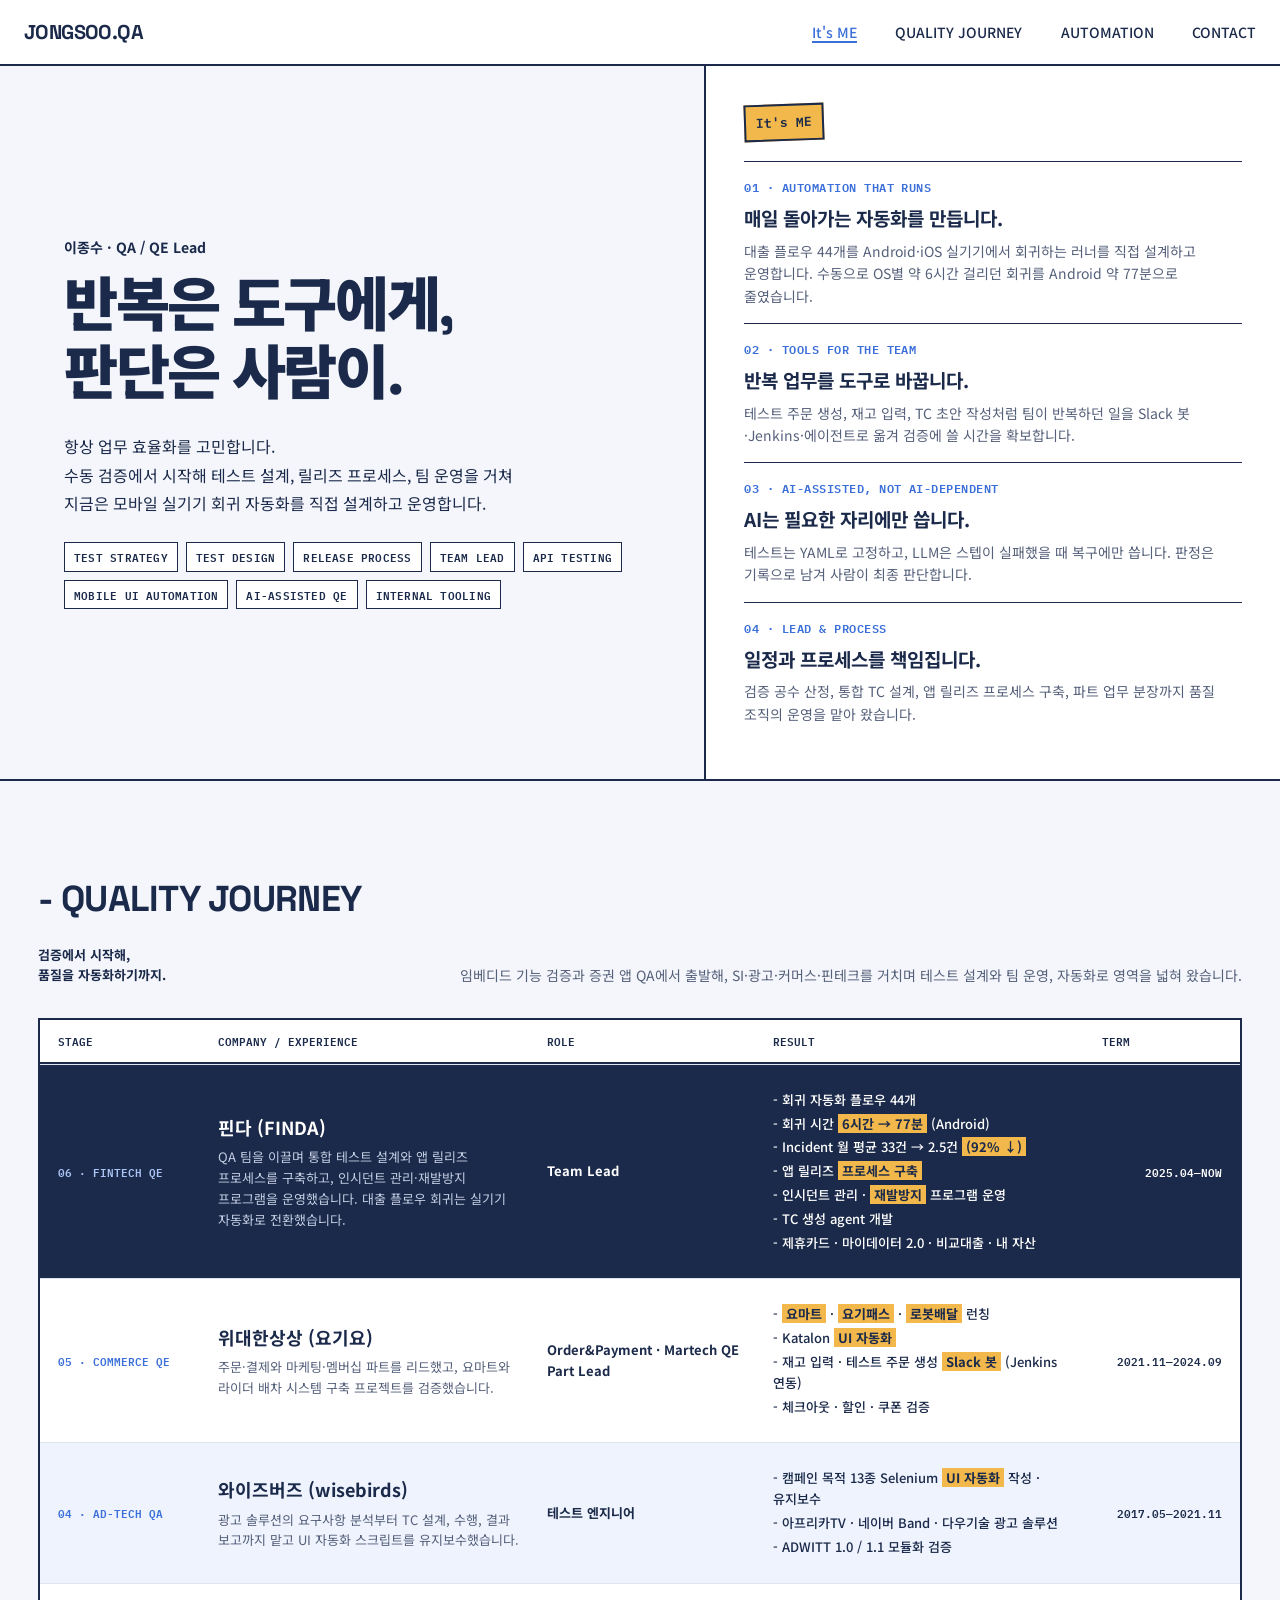
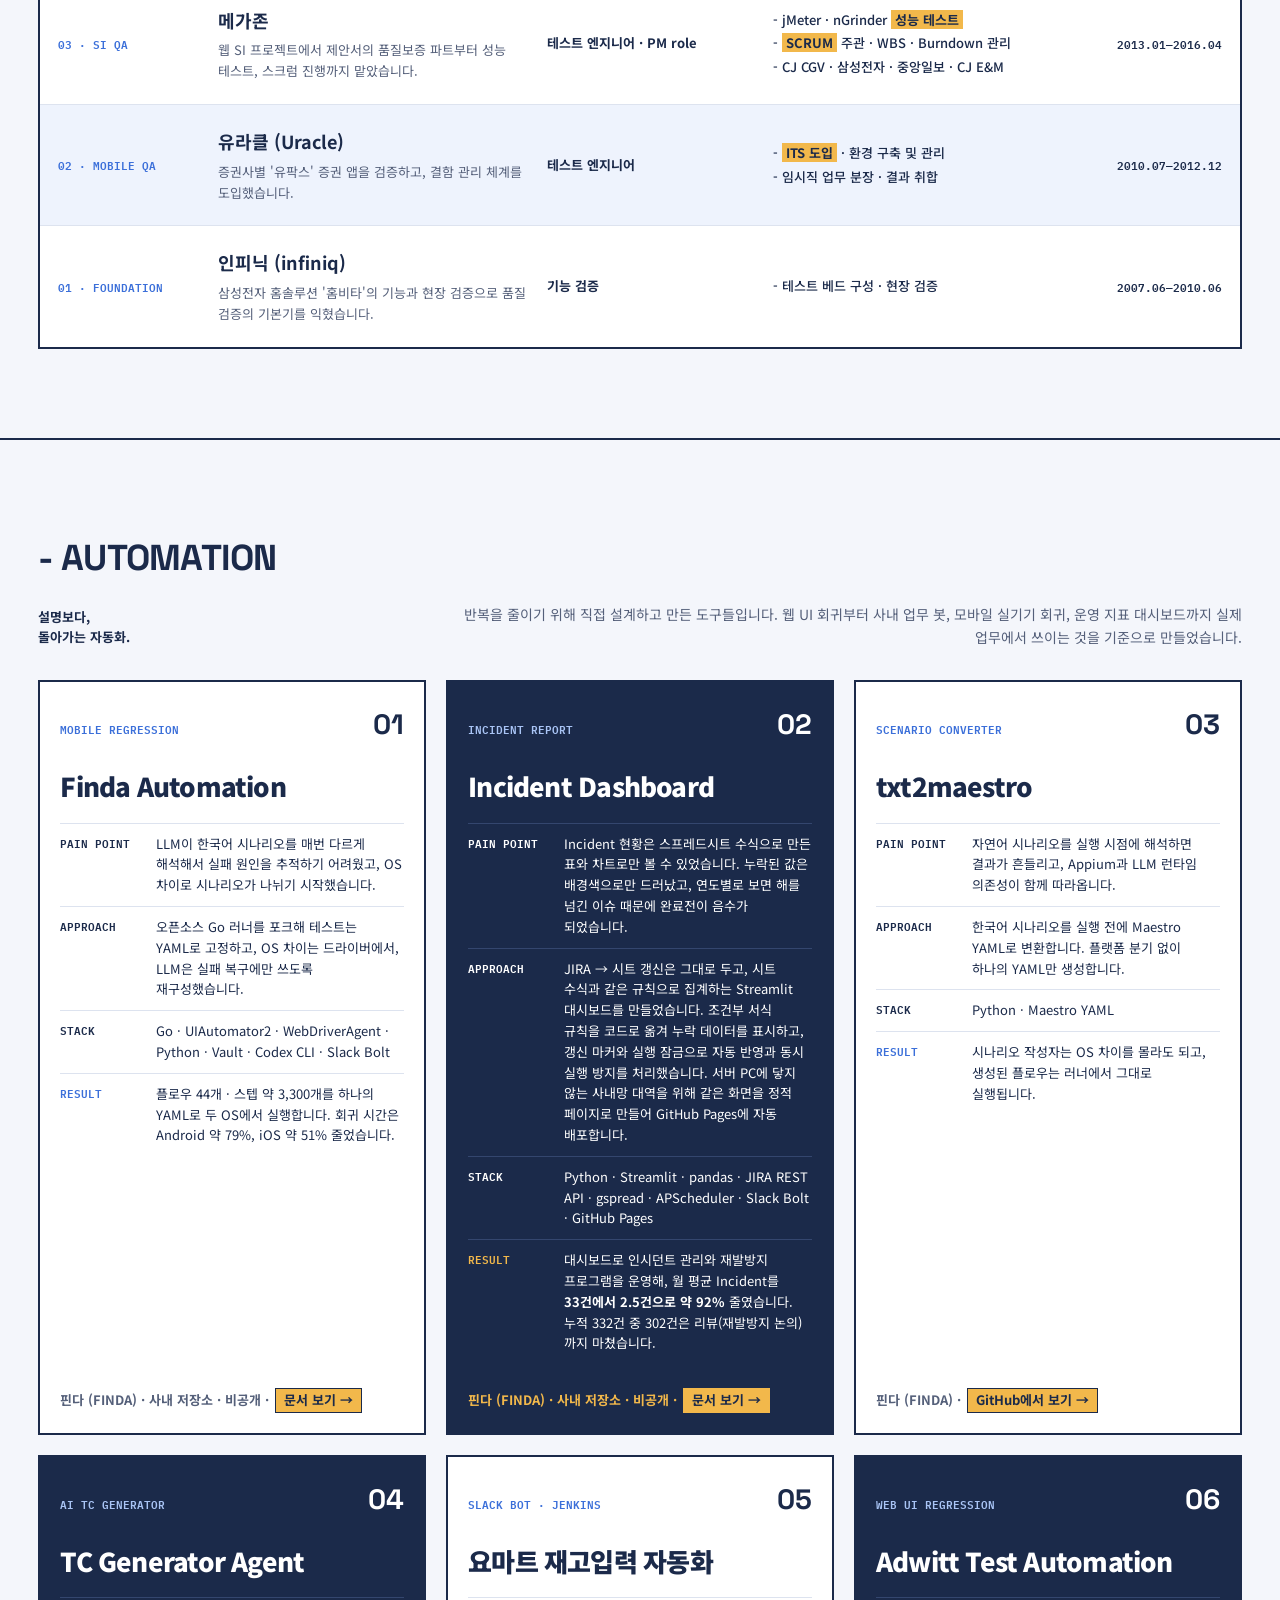
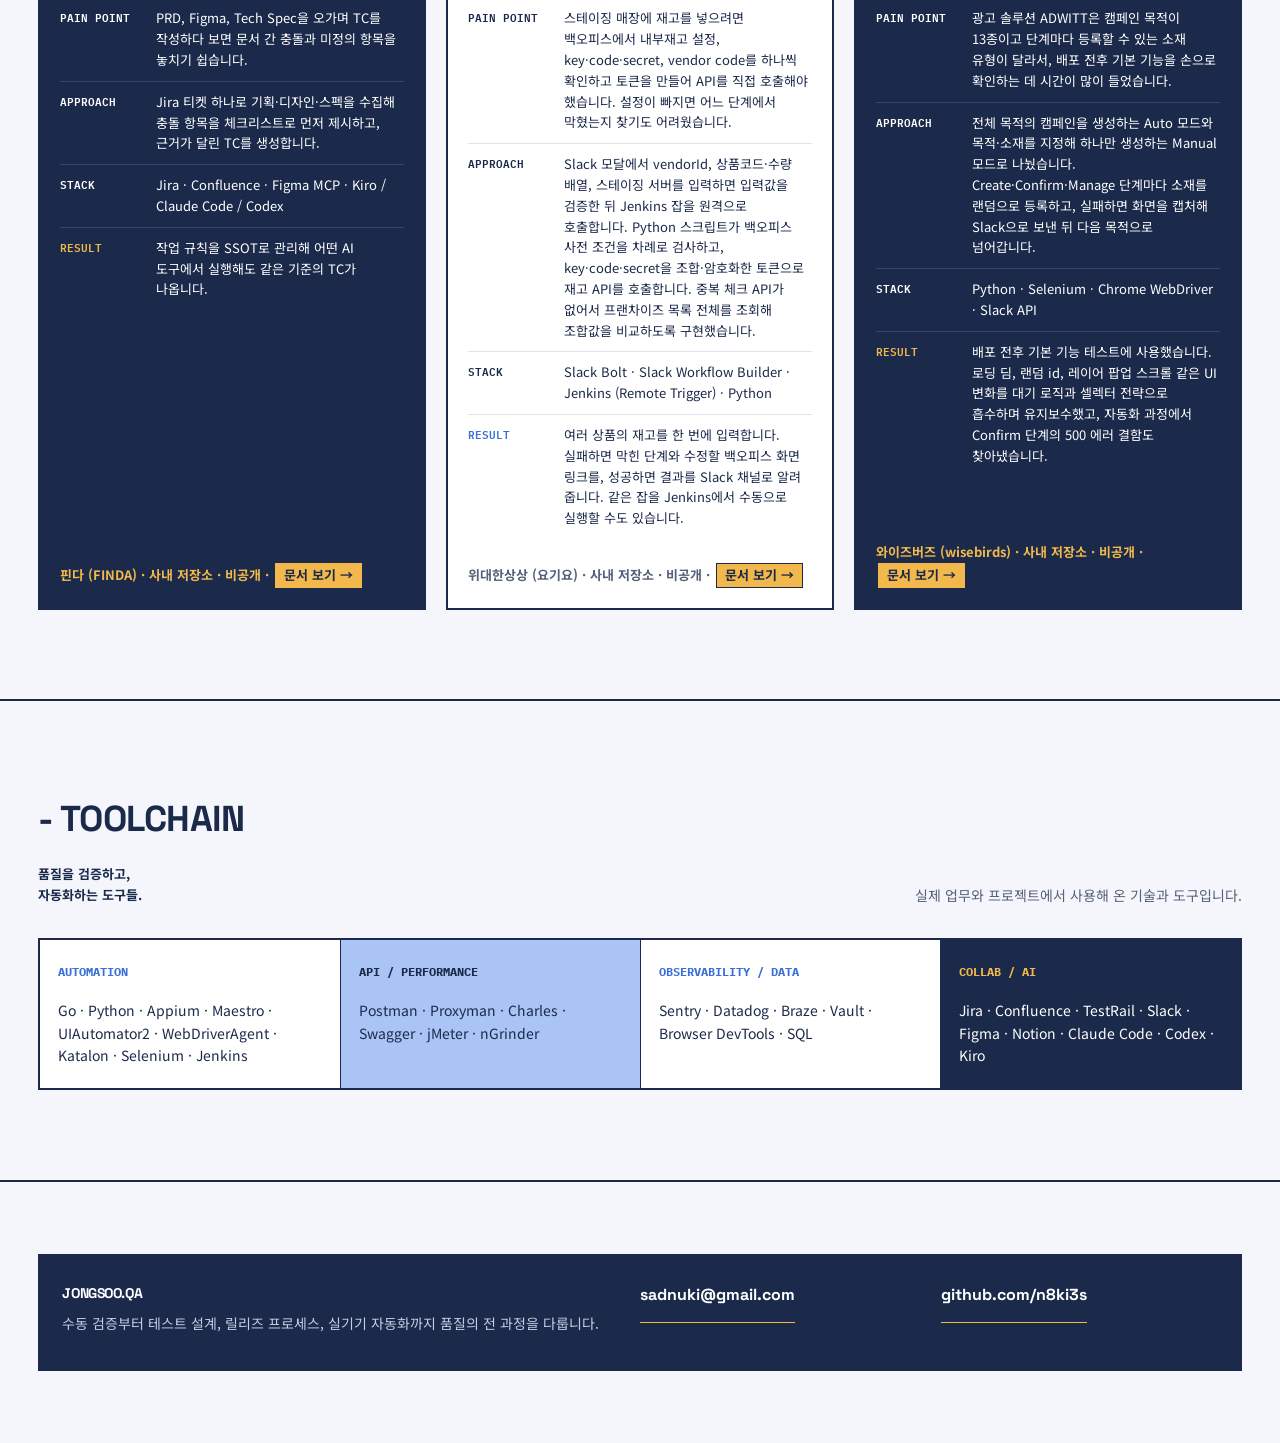
<file: index.html>
<!doctype html>
<html lang="ko">
<head>
  <meta charset="utf-8">
  <meta name="viewport" content="width=device-width, initial-scale=1">
  <title>JONGSOO.QA — 이종수</title>
  <meta name="description" content="이종수 · QA / QE · 반복은 도구로, 판단은 사람이 하는 품질 엔지니어링">
  <link rel="preconnect" href="https://fonts.googleapis.com">
  <link rel="preconnect" href="https://fonts.gstatic.com" crossorigin>
  <link href="https://fonts.googleapis.com/css2?family=IBM+Plex+Mono:wght@500;600&family=Noto+Sans+KR:wght@400;500;700;900&family=Space+Grotesk:wght@600;700&display=swap" rel="stylesheet">
  <link rel="stylesheet" href="./css/style.css">
</head>
<body>
  <header class="topbar">
    <a class="brand" href="#top">JONGSOO.QA</a>
    <nav>
      <a href="#its-me">It&#39;s ME</a>
      <a href="#journey">QUALITY JOURNEY</a>
      <a href="#automation">AUTOMATION</a>
      <a href="#contact">CONTACT</a>
    </nav>
  </header>

  <main id="top">
    <section class="hero">
      <div class="hero-copy">
        <p class="eyebrow">이종수 · QA / QE Lead</p>
        <h1>반복은 도구에게,<br>판단은 사람이.</h1>
        <p class="hero-summary">
          항상 업무 효율화를 고민합니다.<br>
          수동 검증에서 시작해 테스트 설계, 릴리즈 프로세스, 팀 운영을 거쳐<br>
          지금은 모바일 실기기 회귀 자동화를 직접 설계하고 운영합니다.
        </p>
        <ul class="chips">
          <li>TEST STRATEGY</li>
          <li>TEST DESIGN</li>
          <li>RELEASE PROCESS</li>
          <li>TEAM LEAD</li>
          <li>API TESTING</li>
          <li>MOBILE UI AUTOMATION</li>
          <li>AI-ASSISTED QE</li>
          <li>INTERNAL TOOLING</li>
        </ul>
      </div>

      <aside class="why" id="its-me">
        <span class="tag">It&#39;s ME</span>
        <article>
          <p class="why-key">01 · AUTOMATION THAT RUNS</p>
          <h2>매일 돌아가는 자동화를 만듭니다.</h2>
          <p>대출 플로우 44개를 Android·iOS 실기기에서 회귀하는 러너를 직접 설계하고 운영합니다. 수동으로 OS별 약 6시간 걸리던 회귀를 Android 약 77분으로 줄였습니다.</p>
        </article>
        <article>
          <p class="why-key">02 · TOOLS FOR THE TEAM</p>
          <h2>반복 업무를 도구로 바꿉니다.</h2>
          <p>테스트 주문 생성, 재고 입력, TC 초안 작성처럼 팀이 반복하던 일을 Slack 봇·Jenkins·에이전트로 옮겨 검증에 쓸 시간을 확보합니다.</p>
        </article>
        <article>
          <p class="why-key">03 · AI-ASSISTED, NOT AI-DEPENDENT</p>
          <h2>AI는 필요한 자리에만 씁니다.</h2>
          <p>테스트는 YAML로 고정하고, LLM은 스텝이 실패했을 때 복구에만 씁니다. 판정은 기록으로 남겨 사람이 최종 판단합니다.</p>
        </article>
        <article>
          <p class="why-key">04 · LEAD &amp; PROCESS</p>
          <h2>일정과 프로세스를 책임집니다.</h2>
          <p>검증 공수 산정, 통합 TC 설계, 앱 릴리즈 프로세스 구축, 파트 업무 분장까지 품질 조직의 운영을 맡아 왔습니다.</p>
        </article>
      </aside>
    </section>

    <section class="floor" id="journey">
      <div class="floor-head">
        <h2 class="floor-title">- QUALITY JOURNEY</h2>
        <p class="floor-sub">검증에서 시작해,<br>품질을 자동화하기까지.</p>
        <p class="floor-lead">임베디드 기능 검증과 증권 앱 QA에서 출발해, SI·광고·커머스·핀테크를 거치며 테스트 설계와 팀 운영, 자동화로 영역을 넓혀 왔습니다.</p>
      </div>

      <div class="journey">
        <div class="row head">
          <span>STAGE</span><span>COMPANY / EXPERIENCE</span><span>ROLE</span><span>RESULT</span><span>TERM</span>
        </div>

        <div class="row dark">
          <span class="stage">06 · FINTECH QE</span>
          <div><h3>핀다 (FINDA)</h3><p>QA 팀을 이끌며 통합 테스트 설계와 앱 릴리즈 프로세스를 구축하고, 인시던트 관리·재발방지 프로그램을 운영했습니다. 대출 플로우 회귀는 실기기 자동화로 전환했습니다.</p></div>
          <span class="role">Team Lead</span>
          <ul class="result">
            <li>회귀 자동화 플로우 44개</li>
            <li>회귀 시간 <mark>6시간 → 77분</mark> (Android)</li>
            <li>Incident 월 평균 33건 → 2.5건 <mark>(92% ↓)</mark></li>
            <li>앱 릴리즈 <mark>프로세스 구축</mark></li>
            <li>인시던트 관리 · <mark>재발방지</mark> 프로그램 운영</li>
            <li>TC 생성 agent 개발</li>
            <li>제휴카드 · 마이데이터 2.0 · 비교대출 · 내 자산</li>
          </ul>
          <span class="term">2025.04—NOW</span>
        </div>

        <div class="row">
          <span class="stage">05 · COMMERCE QE</span>
          <div><h3>위대한상상 (요기요)</h3><p>주문·결제와 마케팅·멤버십 파트를 리드했고, 요마트와 라이더 배차 시스템 구축 프로젝트를 검증했습니다.</p></div>
          <span class="role">Order&amp;Payment · Martech QE Part Lead</span>
          <ul class="result">
            <li><mark>요마트</mark> · <mark>요기패스</mark> · <mark>로봇배달</mark> 런칭</li>
            <li>Katalon <mark>UI 자동화</mark></li>
            <li>재고 입력 · 테스트 주문 생성 <mark>Slack 봇</mark> (Jenkins 연동)</li>
            <li>체크아웃 · 할인 · 쿠폰 검증</li>
          </ul>
          <span class="term">2021.11—2024.09</span>
        </div>

        <div class="row">
          <span class="stage">04 · AD-TECH QA</span>
          <div><h3>와이즈버즈 (wisebirds)</h3><p>광고 솔루션의 요구사항 분석부터 TC 설계, 수행, 결과 보고까지 맡고 UI 자동화 스크립트를 유지보수했습니다.</p></div>
          <span class="role">테스트 엔지니어</span>
          <ul class="result">
            <li>캠페인 목적 13종 Selenium <mark>UI 자동화</mark> 작성 · 유지보수</li>
            <li>아프리카TV · 네이버 Band · 다우기술 광고 솔루션</li>
            <li>ADWITT 1.0 / 1.1 모듈화 검증</li>
          </ul>
          <span class="term">2017.05—2021.11</span>
        </div>

        <div class="row">
          <span class="stage">03 · SI QA</span>
          <div><h3>메가존</h3><p>웹 SI 프로젝트에서 제안서의 품질보증 파트부터 성능 테스트, 스크럼 진행까지 맡았습니다.</p></div>
          <span class="role">테스트 엔지니어 · PM role</span>
          <ul class="result">
            <li>jMeter · nGrinder <mark>성능 테스트</mark></li>
            <li><mark>SCRUM</mark> 주관 · WBS · Burndown 관리</li>
            <li>CJ CGV · 삼성전자 · 중앙일보 · CJ E&amp;M</li>
          </ul>
          <span class="term">2013.01—2016.04</span>
        </div>

        <div class="row">
          <span class="stage">02 · MOBILE QA</span>
          <div><h3>유라클 (Uracle)</h3><p>증권사별 '유팍스' 증권 앱을 검증하고, 결함 관리 체계를 도입했습니다.</p></div>
          <span class="role">테스트 엔지니어</span>
          <ul class="result">
            <li><mark>ITS 도입</mark> · 환경 구축 및 관리</li>
            <li>임시직 업무 분장 · 결과 취합</li>
          </ul>
          <span class="term">2010.07—2012.12</span>
        </div>

        <div class="row">
          <span class="stage">01 · FOUNDATION</span>
          <div><h3>인피닉 (infiniq)</h3><p>삼성전자 홈솔루션 '홈비타'의 기능과 현장 검증으로 품질 검증의 기본기를 익혔습니다.</p></div>
          <span class="role">기능 검증</span>
          <ul class="result">
            <li>테스트 베드 구성 · 현장 검증</li>
          </ul>
          <span class="term">2007.06—2010.06</span>
        </div>
      </div>
    </section>

    <section class="floor" id="automation">
      <div class="floor-head">
        <h2 class="floor-title">- AUTOMATION</h2>
        <p class="floor-sub">설명보다,<br>돌아가는 자동화.</p>
        <p class="floor-lead">반복을 줄이기 위해 직접 설계하고 만든 도구들입니다. 웹 UI 회귀부터 사내 업무 봇, 모바일 실기기 회귀, 운영 지표 대시보드까지 실제 업무에서 쓰이는 것을 기준으로 만들었습니다.</p>
      </div>

      <div class="cards">
        <article class="card">
          <div class="card-head"><span>MOBILE REGRESSION</span><b>01</b></div>
          <h3>Finda Automation</h3>
          <dl>
            <dt>PAIN POINT</dt><dd>LLM이 한국어 시나리오를 매번 다르게 해석해서 실패 원인을 추적하기 어려웠고, OS 차이로 시나리오가 나뉘기 시작했습니다.</dd>
            <dt>APPROACH</dt><dd>오픈소스 Go 러너를 포크해 테스트는 YAML로 고정하고, OS 차이는 드라이버에서, LLM은 실패 복구에만 쓰도록 재구성했습니다.</dd>
            <dt>STACK</dt><dd>Go · UIAutomator2 · WebDriverAgent · Python · Vault · Codex CLI · Slack Bolt</dd>
            <dt class="hl">RESULT</dt><dd>플로우 44개 · 스텝 약 3,300개를 하나의 YAML로 두 OS에서 실행합니다. 회귀 시간은 Android 약 79%, iOS 약 51% 줄었습니다.</dd>
          </dl>
          <span class="card-foot">핀다 (FINDA) · 사내 저장소 · 비공개 · <a href="./automation/finda-automation.html">문서 보기 →</a></span>
        </article>

        <article class="card dark">
          <div class="card-head"><span>INCIDENT REPORT</span><b>02</b></div>
          <h3>Incident Dashboard</h3>
          <dl>
            <dt>PAIN POINT</dt><dd>Incident 현황은 스프레드시트 수식으로 만든 표와 차트로만 볼 수 있었습니다. 누락된 값은 배경색으로만 드러났고, 연도별로 보면 해를 넘긴 이슈 때문에 완료전이 음수가 되었습니다.</dd>
            <dt>APPROACH</dt><dd>JIRA → 시트 갱신은 그대로 두고, 시트 수식과 같은 규칙으로 집계하는 Streamlit 대시보드를 만들었습니다. 조건부 서식 규칙을 코드로 옮겨 누락 데이터를 표시하고, 갱신 마커와 실행 잠금으로 자동 반영과 동시 실행 방지를 처리했습니다. 서버 PC에 닿지 않는 사내망 대역을 위해 같은 화면을 정적 페이지로 만들어 GitHub Pages에 자동 배포합니다.</dd>
            <dt>STACK</dt><dd>Python · Streamlit · pandas · JIRA REST API · gspread · APScheduler · Slack Bolt · GitHub Pages</dd>
            <dt class="hl">RESULT</dt><dd>대시보드로 인시던트 관리와 재발방지 프로그램을 운영해, 월 평균 Incident를 <b>33건에서 2.5건으로 약 92%</b> 줄였습니다. 누적 332건 중 302건은 리뷰(재발방지 논의)까지 마쳤습니다.</dd>
          </dl>
          <span class="card-foot">핀다 (FINDA) · 사내 저장소 · 비공개 · <a href="./automation/incident-dashboard.html">문서 보기 →</a></span>
        </article>

        <article class="card">
          <div class="card-head"><span>SCENARIO CONVERTER</span><b>03</b></div>
          <h3>txt2maestro</h3>
          <dl>
            <dt>PAIN POINT</dt><dd>자연어 시나리오를 실행 시점에 해석하면 결과가 흔들리고, Appium과 LLM 런타임 의존성이 함께 따라옵니다.</dd>
            <dt>APPROACH</dt><dd>한국어 시나리오를 실행 전에 Maestro YAML로 변환합니다. 플랫폼 분기 없이 하나의 YAML만 생성합니다.</dd>
            <dt>STACK</dt><dd>Python · Maestro YAML</dd>
            <dt class="hl">RESULT</dt><dd>시나리오 작성자는 OS 차이를 몰라도 되고, 생성된 플로우는 러너에서 그대로 실행됩니다.</dd>
          </dl>
          <span class="card-foot">핀다 (FINDA) · <a href="https://github.com/n8ki3s/txt2maestro" target="_blank" rel="noopener">GitHub에서 보기 →</a></span>
        </article>

        <article class="card dark">
          <div class="card-head"><span>AI TC GENERATOR</span><b>04</b></div>
          <h3>TC Generator Agent</h3>
          <dl>
            <dt>PAIN POINT</dt><dd>PRD, Figma, Tech Spec을 오가며 TC를 작성하다 보면 문서 간 충돌과 미정의 항목을 놓치기 쉽습니다.</dd>
            <dt>APPROACH</dt><dd>Jira 티켓 하나로 기획·디자인·스펙을 수집해 충돌 항목을 체크리스트로 먼저 제시하고, 근거가 달린 TC를 생성합니다.</dd>
            <dt>STACK</dt><dd>Jira · Confluence · Figma MCP · Kiro / Claude Code / Codex</dd>
            <dt class="hl">RESULT</dt><dd>작업 규칙을 SSOT로 관리해 어떤 AI 도구에서 실행해도 같은 기준의 TC가 나옵니다.</dd>
          </dl>
          <span class="card-foot">핀다 (FINDA) · 사내 저장소 · 비공개 · <a href="./automation/tc-generator.html">문서 보기 →</a></span>
        </article>

        <article class="card">
          <div class="card-head"><span>SLACK BOT · JENKINS</span><b>05</b></div>
          <h3>요마트 재고입력 자동화</h3>
          <dl>
            <dt>PAIN POINT</dt><dd>스테이징 매장에 재고를 넣으려면 백오피스에서 내부재고 설정, key·code·secret, vendor code를 하나씩 확인하고 토큰을 만들어 API를 직접 호출해야 했습니다. 설정이 빠지면 어느 단계에서 막혔는지 찾기도 어려웠습니다.</dd>
            <dt>APPROACH</dt><dd>Slack 모달에서 vendorId, 상품코드·수량 배열, 스테이징 서버를 입력하면 입력값을 검증한 뒤 Jenkins 잡을 원격으로 호출합니다. Python 스크립트가 백오피스 사전 조건을 차례로 검사하고, key·code·secret을 조합·암호화한 토큰으로 재고 API를 호출합니다. 중복 체크 API가 없어서 프랜차이즈 목록 전체를 조회해 조합값을 비교하도록 구현했습니다.</dd>
            <dt>STACK</dt><dd>Slack Bolt · Slack Workflow Builder · Jenkins (Remote Trigger) · Python</dd>
            <dt class="hl">RESULT</dt><dd>여러 상품의 재고를 한 번에 입력합니다. 실패하면 막힌 단계와 수정할 백오피스 화면 링크를, 성공하면 결과를 Slack 채널로 알려 줍니다. 같은 잡을 Jenkins에서 수동으로 실행할 수도 있습니다.</dd>
          </dl>
          <span class="card-foot">위대한상상 (요기요) · 사내 저장소 · 비공개 · <a href="./automation/yomart-stock.html">문서 보기 →</a></span>
        </article>

        <article class="card dark">
          <div class="card-head"><span>WEB UI REGRESSION</span><b>06</b></div>
          <h3>Adwitt Test Automation</h3>
          <dl>
            <dt>PAIN POINT</dt><dd>광고 솔루션 ADWITT은 캠페인 목적이 13종이고 단계마다 등록할 수 있는 소재 유형이 달라서, 배포 전후 기본 기능을 손으로 확인하는 데 시간이 많이 들었습니다.</dd>
            <dt>APPROACH</dt><dd>전체 목적의 캠페인을 생성하는 Auto 모드와 목적·소재를 지정해 하나만 생성하는 Manual 모드로 나눴습니다. Create·Confirm·Manage 단계마다 소재를 랜덤으로 등록하고, 실패하면 화면을 캡처해 Slack으로 보낸 뒤 다음 목적으로 넘어갑니다.</dd>
            <dt>STACK</dt><dd>Python · Selenium · Chrome WebDriver · Slack API</dd>
            <dt class="hl">RESULT</dt><dd>배포 전후 기본 기능 테스트에 사용했습니다. 로딩 딤, 랜덤 id, 레이어 팝업 스크롤 같은 UI 변화를 대기 로직과 셀렉터 전략으로 흡수하며 유지보수했고, 자동화 과정에서 Confirm 단계의 500 에러 결함도 찾아냈습니다.</dd>
          </dl>
          <span class="card-foot">와이즈버즈 (wisebirds) · 사내 저장소 · 비공개 · <a href="./automation/adwitt.html">문서 보기 →</a></span>
        </article>
      </div>
    </section>

    <section class="floor" id="toolchain">
      <div class="floor-head">
        <h2 class="floor-title">- TOOLCHAIN</h2>
        <p class="floor-sub">품질을 검증하고,<br>자동화하는 도구들.</p>
        <p class="floor-lead">실제 업무와 프로젝트에서 사용해 온 기술과 도구입니다.</p>
      </div>
      <div class="tools">
        <div><h4>AUTOMATION</h4><p>Go · Python · Appium · Maestro · UIAutomator2 · WebDriverAgent · Katalon · Selenium · Jenkins</p></div>
        <div class="soft"><h4>API / PERFORMANCE</h4><p>Postman · Proxyman · Charles · Swagger · jMeter · nGrinder</p></div>
        <div><h4>OBSERVABILITY / DATA</h4><p>Sentry · Datadog · Braze · Vault · Browser DevTools · SQL</p></div>
        <div class="dark"><h4>COLLAB / AI</h4><p>Jira · Confluence · TestRail · Slack · Figma · Notion · Claude Code · Codex · Kiro</p></div>
      </div>
    </section>

    <footer class="contact" id="contact">
      <div>
        <p class="brand">JONGSOO.QA</p>
        <p>수동 검증부터 테스트 설계, 릴리즈 프로세스, 실기기 자동화까지 품질의 전 과정을 다룹니다.</p>
      </div>
      <a href="mailto:sadnuki@gmail.com">sadnuki@gmail.com</a>
      <a href="https://github.com/n8ki3s" target="_blank" rel="noopener">github.com/n8ki3s</a>
    </footer>
  </main>

  <script src="./js/main.js"></script>
</body>
</html>
</file>
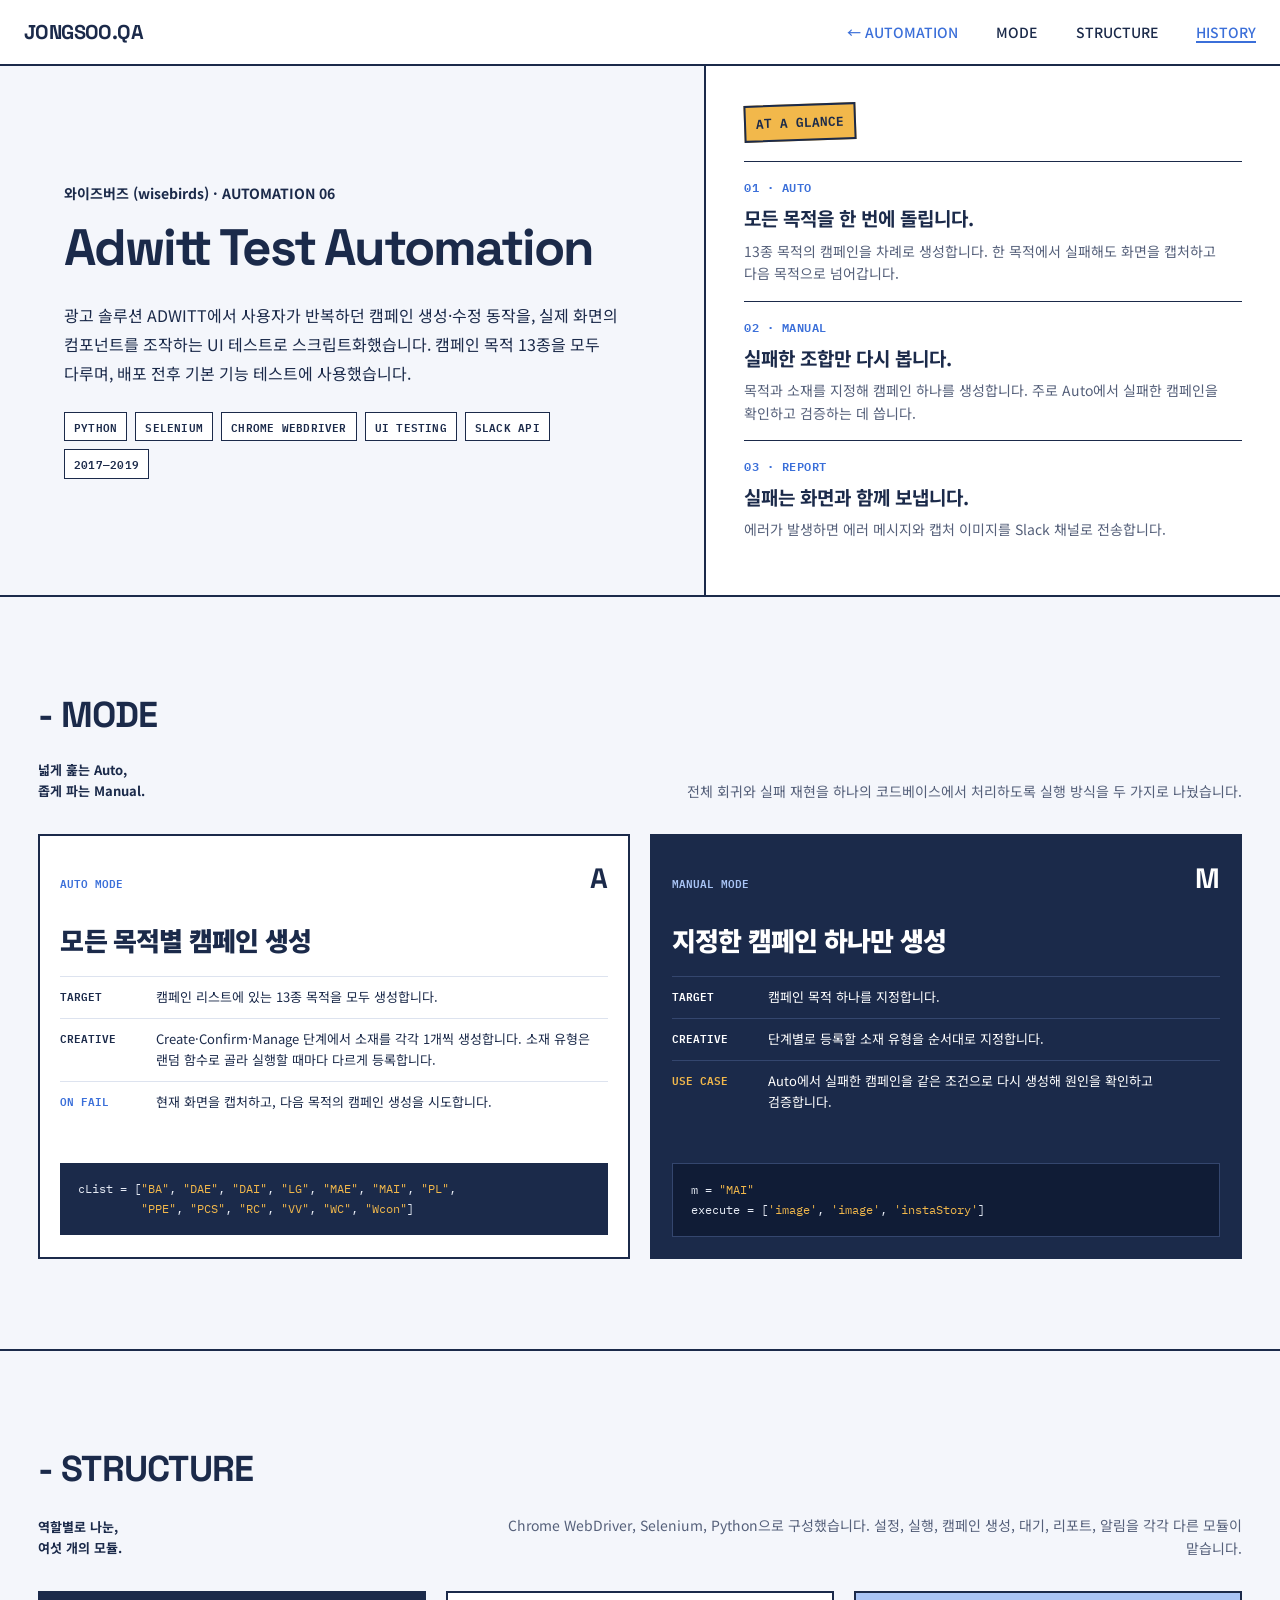
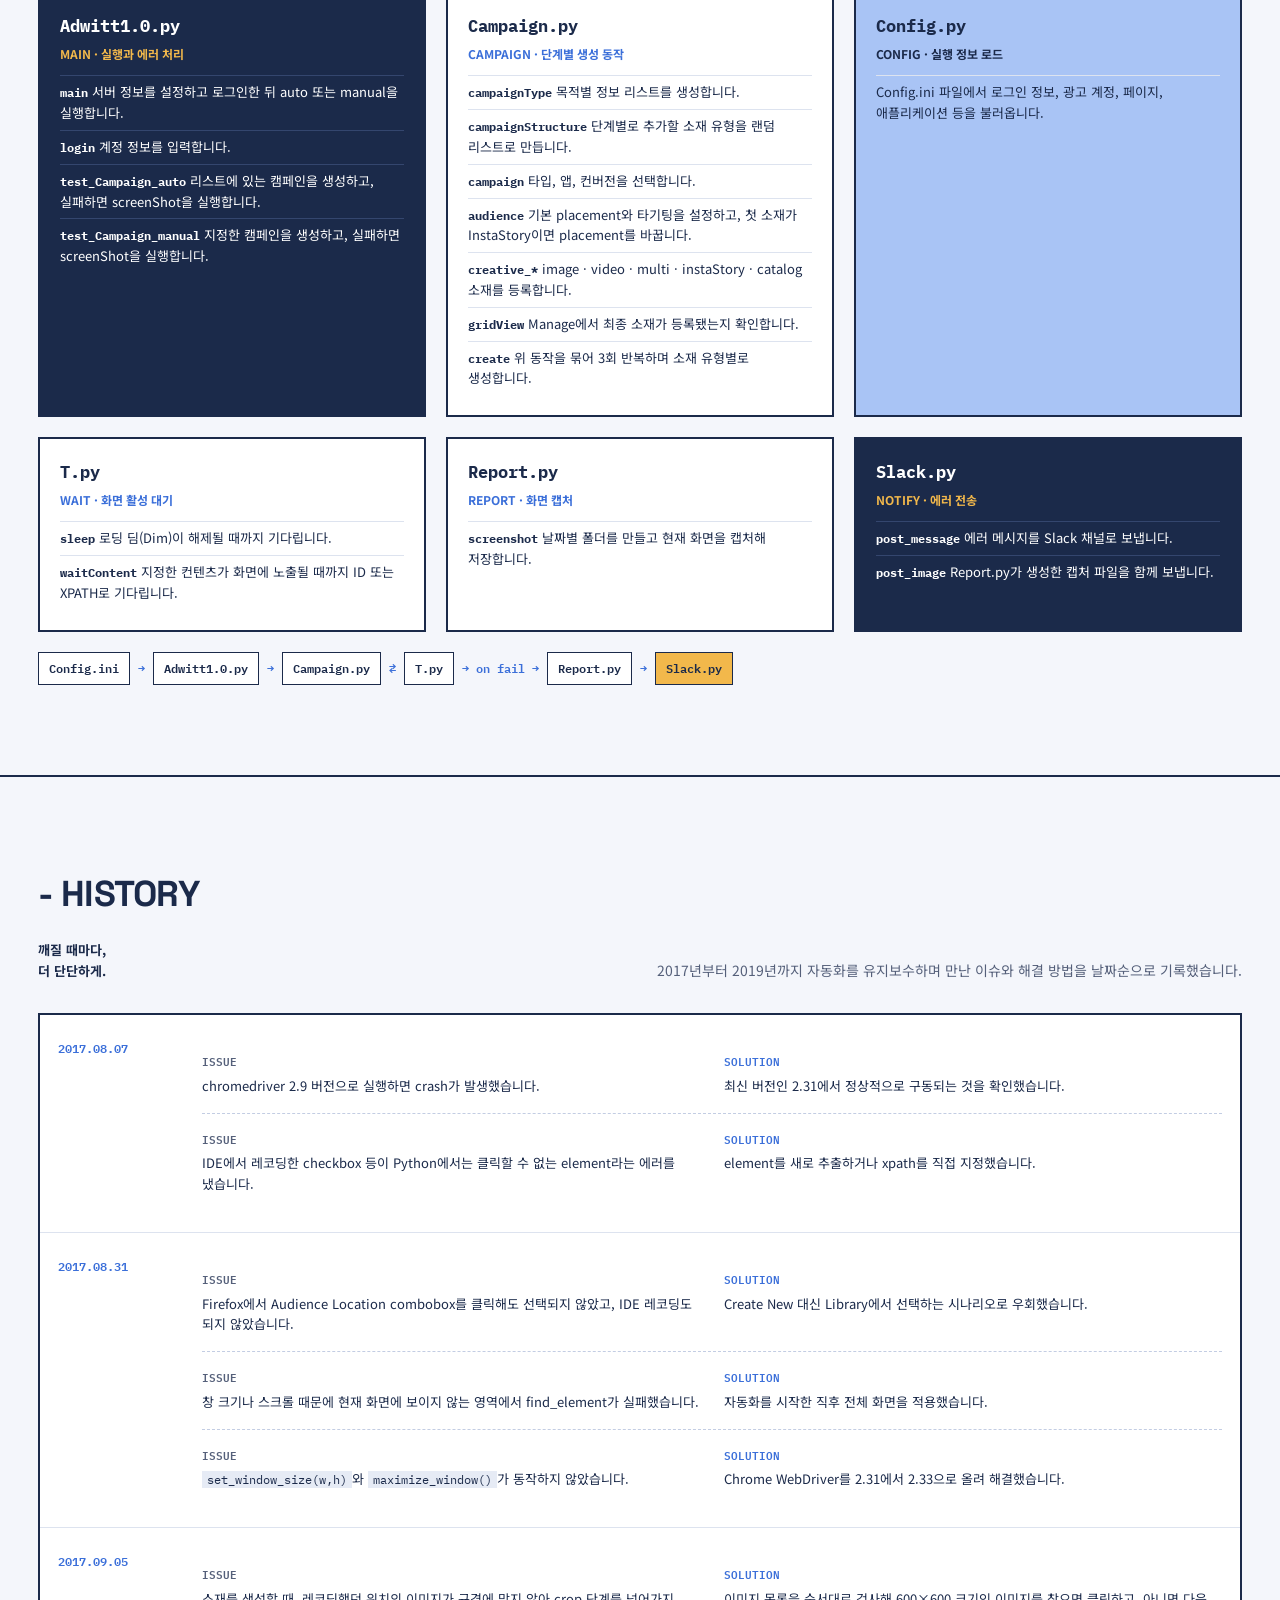
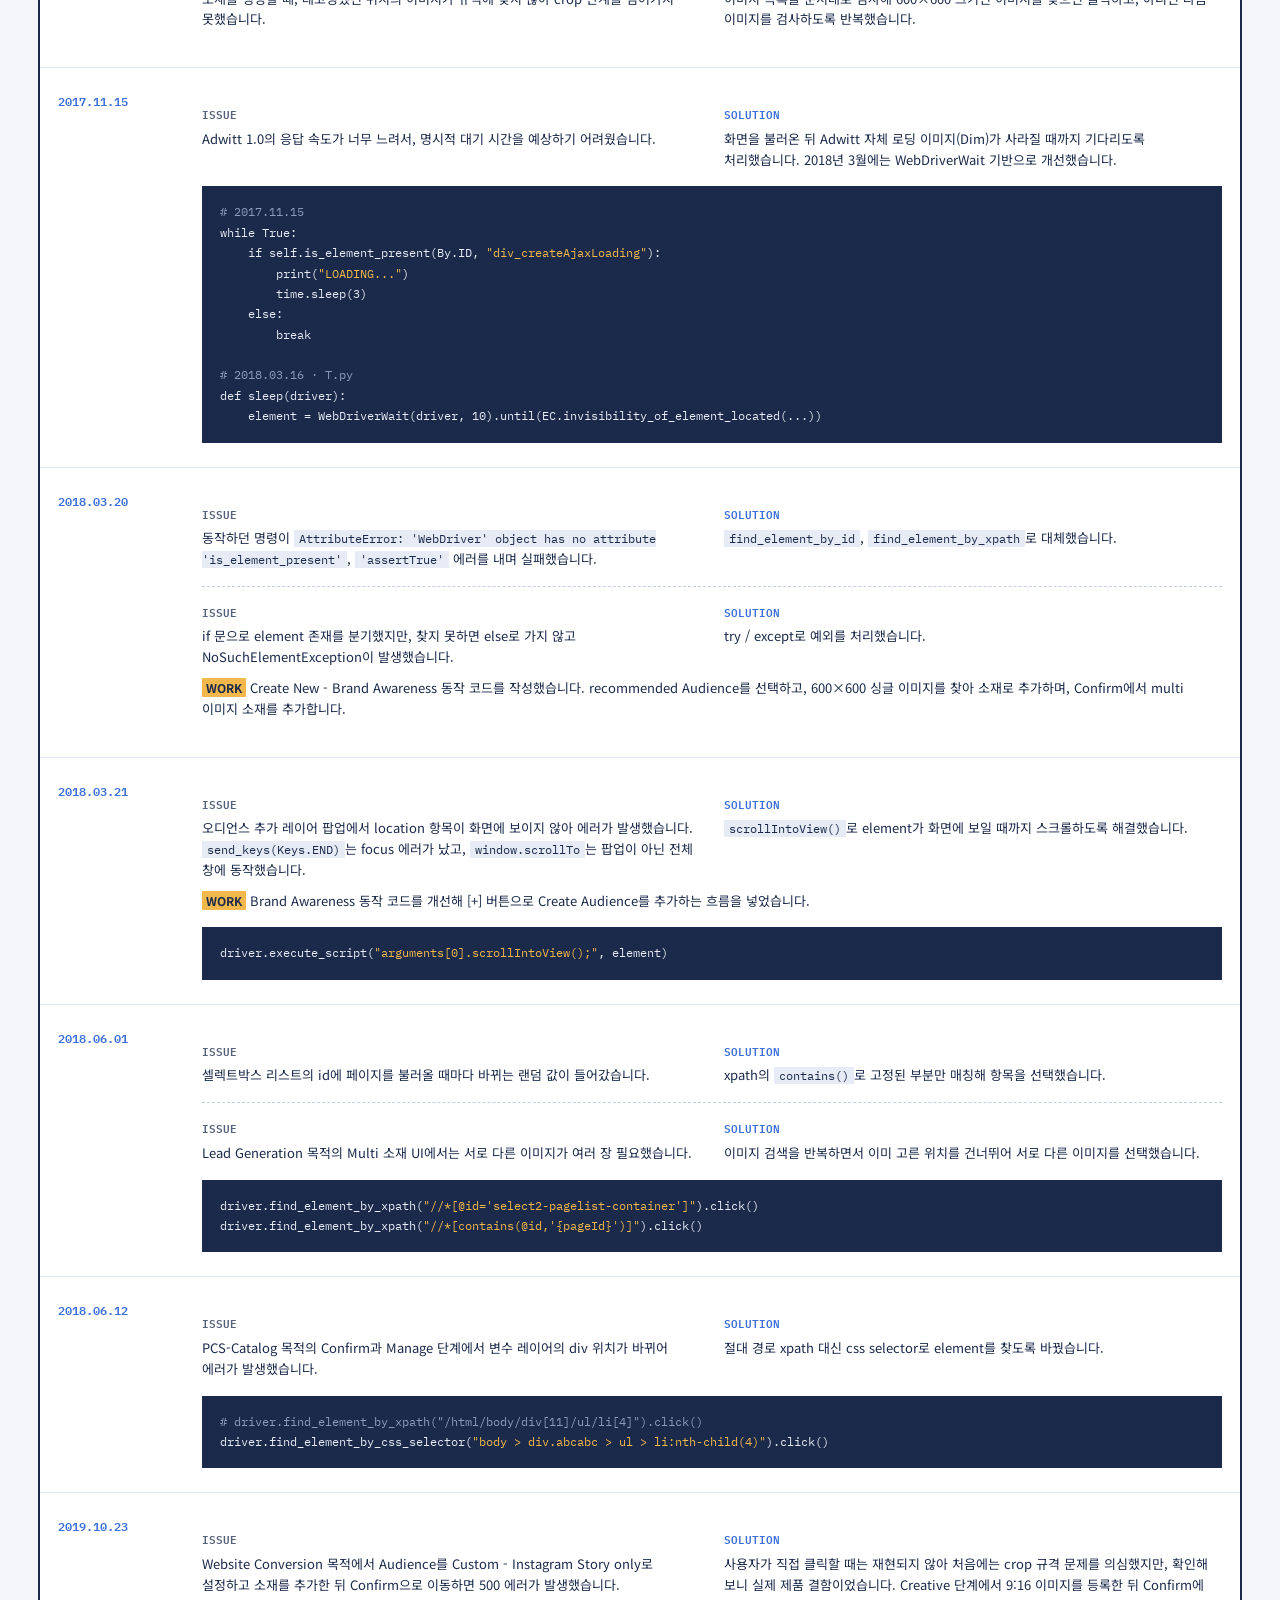
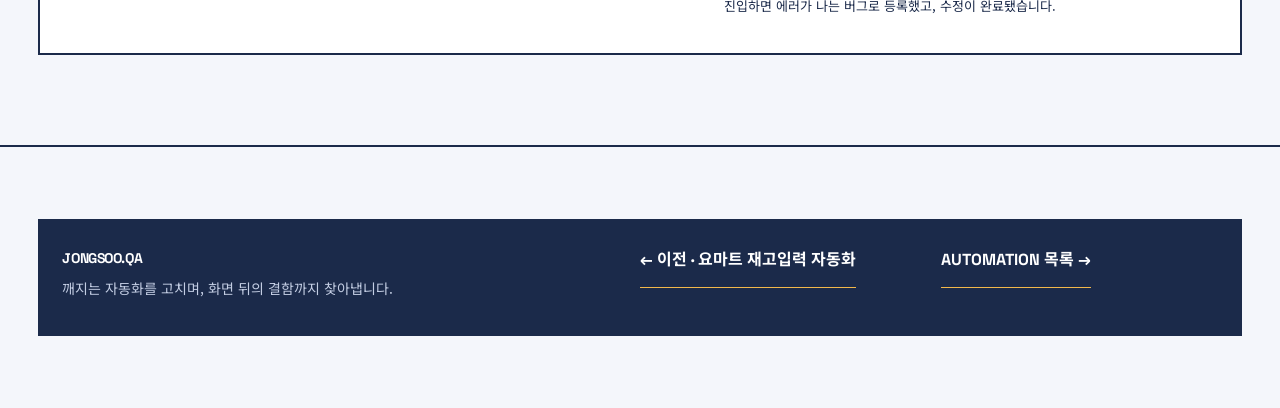
<file: automation/adwitt.html>
<!doctype html>
<html lang="ko">
<head>
  <meta charset="utf-8">
  <meta name="viewport" content="width=device-width, initial-scale=1">
  <title>Adwitt Test Automation — JONGSOO.QA</title>
  <meta name="description" content="Python과 Selenium으로 광고 솔루션 ADWITT의 목적별 캠페인 생성을 자동화한 UI 테스트">
  <link rel="preconnect" href="https://fonts.googleapis.com">
  <link rel="preconnect" href="https://fonts.gstatic.com" crossorigin>
  <link href="https://fonts.googleapis.com/css2?family=IBM+Plex+Mono:wght@500;600&family=Noto+Sans+KR:wght@400;500;700;900&family=Space+Grotesk:wght@600;700&display=swap" rel="stylesheet">
  <link rel="stylesheet" href="../css/style.css">
</head>
<body class="detail">
  <header class="topbar">
    <a class="brand" href="../index.html">JONGSOO.QA</a>
    <nav>
      <a class="back" href="../index.html#automation">← AUTOMATION</a>
      <a href="#mode">MODE</a>
      <a href="#structure">STRUCTURE</a>
      <a href="#history">HISTORY</a>
    </nav>
  </header>

  <main id="top">
    <section class="hero">
      <div class="hero-copy">
        <p class="eyebrow">와이즈버즈 (wisebirds) · AUTOMATION 06</p>
        <h1>Adwitt Test Automation</h1>
        <p class="hero-summary">
          광고 솔루션 ADWITT에서 사용자가 반복하던 캠페인 생성·수정 동작을, 실제 화면의 컴포넌트를 조작하는 UI 테스트로 스크립트화했습니다.
          캠페인 목적 13종을 모두 다루며, 배포 전후 기본 기능 테스트에 사용했습니다.
        </p>
        <ul class="chips">
          <li>PYTHON</li>
          <li>SELENIUM</li>
          <li>CHROME WEBDRIVER</li>
          <li>UI TESTING</li>
          <li>SLACK API</li>
          <li>2017—2019</li>
        </ul>
      </div>

      <aside class="why">
        <span class="tag">AT A GLANCE</span>
        <article>
          <p class="why-key">01 · AUTO</p>
          <h2>모든 목적을 한 번에 돌립니다.</h2>
          <p>13종 목적의 캠페인을 차례로 생성합니다. 한 목적에서 실패해도 화면을 캡처하고 다음 목적으로 넘어갑니다.</p>
        </article>
        <article>
          <p class="why-key">02 · MANUAL</p>
          <h2>실패한 조합만 다시 봅니다.</h2>
          <p>목적과 소재를 지정해 캠페인 하나를 생성합니다. 주로 Auto에서 실패한 캠페인을 확인하고 검증하는 데 씁니다.</p>
        </article>
        <article>
          <p class="why-key">03 · REPORT</p>
          <h2>실패는 화면과 함께 보냅니다.</h2>
          <p>에러가 발생하면 에러 메시지와 캡처 이미지를 Slack 채널로 전송합니다.</p>
        </article>
      </aside>
    </section>

    <section class="floor" id="mode">
      <div class="floor-head">
        <h2 class="floor-title">- MODE</h2>
        <p class="floor-sub">넓게 훑는 Auto,<br>좁게 파는 Manual.</p>
        <p class="floor-lead">전체 회귀와 실패 재현을 하나의 코드베이스에서 처리하도록 실행 방식을 두 가지로 나눴습니다.</p>
      </div>

      <div class="split">
        <article class="card">
          <div class="card-head"><span>AUTO MODE</span><b>A</b></div>
          <h3>모든 목적별 캠페인 생성</h3>
          <dl>
            <dt>TARGET</dt><dd>캠페인 리스트에 있는 13종 목적을 모두 생성합니다.</dd>
            <dt>CREATIVE</dt><dd>Create·Confirm·Manage 단계에서 소재를 각각 1개씩 생성합니다. 소재 유형은 랜덤 함수로 골라 실행할 때마다 다르게 등록합니다.</dd>
            <dt class="hl">ON FAIL</dt><dd>현재 화면을 캡처하고, 다음 목적의 캠페인 생성을 시도합니다.</dd>
          </dl>
<pre class="code">cList = [<span class="s">"BA"</span>, <span class="s">"DAE"</span>, <span class="s">"DAI"</span>, <span class="s">"LG"</span>, <span class="s">"MAE"</span>, <span class="s">"MAI"</span>, <span class="s">"PL"</span>,
         <span class="s">"PPE"</span>, <span class="s">"PCS"</span>, <span class="s">"RC"</span>, <span class="s">"VV"</span>, <span class="s">"WC"</span>, <span class="s">"Wcon"</span>]</pre>
        </article>

        <article class="card dark">
          <div class="card-head"><span>MANUAL MODE</span><b>M</b></div>
          <h3>지정한 캠페인 하나만 생성</h3>
          <dl>
            <dt>TARGET</dt><dd>캠페인 목적 하나를 지정합니다.</dd>
            <dt>CREATIVE</dt><dd>단계별로 등록할 소재 유형을 순서대로 지정합니다.</dd>
            <dt class="hl">USE CASE</dt><dd>Auto에서 실패한 캠페인을 같은 조건으로 다시 생성해 원인을 확인하고 검증합니다.</dd>
          </dl>
<pre class="code">m = <span class="s">"MAI"</span>
execute = [<span class="s">'image'</span>, <span class="s">'image'</span>, <span class="s">'instaStory'</span>]</pre>
        </article>
      </div>
    </section>

    <section class="floor" id="structure">
      <div class="floor-head">
        <h2 class="floor-title">- STRUCTURE</h2>
        <p class="floor-sub">역할별로 나눈,<br>여섯 개의 모듈.</p>
        <p class="floor-lead">Chrome WebDriver, Selenium, Python으로 구성했습니다. 설정, 실행, 캠페인 생성, 대기, 리포트, 알림을 각각 다른 모듈이 맡습니다.</p>
      </div>

      <div class="modules">
        <div class="module dark">
          <h3>Adwitt1.0.py</h3>
          <p class="role-line">MAIN · 실행과 에러 처리</p>
          <ul>
            <li><b>main</b> 서버 정보를 설정하고 로그인한 뒤 auto 또는 manual을 실행합니다.</li>
            <li><b>login</b> 계정 정보를 입력합니다.</li>
            <li><b>test_Campaign_auto</b> 리스트에 있는 캠페인을 생성하고, 실패하면 screenShot을 실행합니다.</li>
            <li><b>test_Campaign_manual</b> 지정한 캠페인을 생성하고, 실패하면 screenShot을 실행합니다.</li>
          </ul>
        </div>
        <div class="module">
          <h3>Campaign.py</h3>
          <p class="role-line">CAMPAIGN · 단계별 생성 동작</p>
          <ul>
            <li><b>campaignType</b> 목적별 정보 리스트를 생성합니다.</li>
            <li><b>campaignStructure</b> 단계별로 추가할 소재 유형을 랜덤 리스트로 만듭니다.</li>
            <li><b>campaign</b> 타입, 앱, 컨버전을 선택합니다.</li>
            <li><b>audience</b> 기본 placement와 타기팅을 설정하고, 첫 소재가 InstaStory이면 placement를 바꿉니다.</li>
            <li><b>creative_*</b> image · video · multi · instaStory · catalog 소재를 등록합니다.</li>
            <li><b>gridView</b> Manage에서 최종 소재가 등록됐는지 확인합니다.</li>
            <li><b>create</b> 위 동작을 묶어 3회 반복하며 소재 유형별로 생성합니다.</li>
          </ul>
        </div>
        <div class="module soft">
          <h3>Config.py</h3>
          <p class="role-line">CONFIG · 실행 정보 로드</p>
          <ul>
            <li>Config.ini 파일에서 로그인 정보, 광고 계정, 페이지, 애플리케이션 등을 불러옵니다.</li>
          </ul>
        </div>
        <div class="module">
          <h3>T.py</h3>
          <p class="role-line">WAIT · 화면 활성 대기</p>
          <ul>
            <li><b>sleep</b> 로딩 딤(Dim)이 해제될 때까지 기다립니다.</li>
            <li><b>waitContent</b> 지정한 컨텐츠가 화면에 노출될 때까지 ID 또는 XPATH로 기다립니다.</li>
          </ul>
        </div>
        <div class="module">
          <h3>Report.py</h3>
          <p class="role-line">REPORT · 화면 캡처</p>
          <ul>
            <li><b>screenshot</b> 날짜별 폴더를 만들고 현재 화면을 캡처해 저장합니다.</li>
          </ul>
        </div>
        <div class="module dark">
          <h3>Slack.py</h3>
          <p class="role-line">NOTIFY · 에러 전송</p>
          <ul>
            <li><b>post_message</b> 에러 메시지를 Slack 채널로 보냅니다.</li>
            <li><b>post_image</b> Report.py가 생성한 캡처 파일을 함께 보냅니다.</li>
          </ul>
        </div>
      </div>

      <div class="pipeline">
        <span>Config.ini</span><i>→</i>
        <span>Adwitt1.0.py</span><i>→</i>
        <span>Campaign.py</span><i>⇄</i>
        <span>T.py</span><i>→ on fail →</i>
        <span>Report.py</span><i>→</i>
        <span class="hl">Slack.py</span>
      </div>
    </section>

    <section class="floor" id="history">
      <div class="floor-head">
        <h2 class="floor-title">- HISTORY</h2>
        <p class="floor-sub">깨질 때마다,<br>더 단단하게.</p>
        <p class="floor-lead">2017년부터 2019년까지 자동화를 유지보수하며 만난 이슈와 해결 방법을 날짜순으로 기록했습니다.</p>
      </div>

      <div class="timeline">
        <div class="tl-item">
          <span class="tl-date">2017.08.07</span>
          <div>
            <dl class="qa">
              <dt>ISSUE</dt><dt class="hl">SOLUTION</dt>
              <dd>chromedriver 2.9 버전으로 실행하면 crash가 발생했습니다.</dd>
              <dd>최신 버전인 2.31에서 정상적으로 구동되는 것을 확인했습니다.</dd>
            </dl>
            <dl class="qa">
              <dt>ISSUE</dt><dt class="hl">SOLUTION</dt>
              <dd>IDE에서 레코딩한 checkbox 등이 Python에서는 클릭할 수 없는 element라는 에러를 냈습니다.</dd>
              <dd>element를 새로 추출하거나 xpath를 직접 지정했습니다.</dd>
            </dl>
          </div>
        </div>

        <div class="tl-item">
          <span class="tl-date">2017.08.31</span>
          <div>
            <dl class="qa">
              <dt>ISSUE</dt><dt class="hl">SOLUTION</dt>
              <dd>Firefox에서 Audience Location combobox를 클릭해도 선택되지 않았고, IDE 레코딩도 되지 않았습니다.</dd>
              <dd>Create New 대신 Library에서 선택하는 시나리오로 우회했습니다.</dd>
            </dl>
            <dl class="qa">
              <dt>ISSUE</dt><dt class="hl">SOLUTION</dt>
              <dd>창 크기나 스크롤 때문에 현재 화면에 보이지 않는 영역에서 find_element가 실패했습니다.</dd>
              <dd>자동화를 시작한 직후 전체 화면을 적용했습니다.</dd>
            </dl>
            <dl class="qa">
              <dt>ISSUE</dt><dt class="hl">SOLUTION</dt>
              <dd><code>set_window_size(w,h)</code>와 <code>maximize_window()</code>가 동작하지 않았습니다.</dd>
              <dd>Chrome WebDriver를 2.31에서 2.33으로 올려 해결했습니다.</dd>
            </dl>
          </div>
        </div>

        <div class="tl-item">
          <span class="tl-date">2017.09.05</span>
          <div>
            <dl class="qa">
              <dt>ISSUE</dt><dt class="hl">SOLUTION</dt>
              <dd>소재를 생성할 때, 레코딩했던 위치의 이미지가 규격에 맞지 않아 crop 단계를 넘어가지 못했습니다.</dd>
              <dd>이미지 목록을 순서대로 검사해 600×600 크기인 이미지를 찾으면 클릭하고, 아니면 다음 이미지를 검사하도록 반복했습니다.</dd>
            </dl>
          </div>
        </div>

        <div class="tl-item">
          <span class="tl-date">2017.11.15</span>
          <div>
            <dl class="qa">
              <dt>ISSUE</dt><dt class="hl">SOLUTION</dt>
              <dd>Adwitt 1.0의 응답 속도가 너무 느려서, 명시적 대기 시간을 예상하기 어려웠습니다.</dd>
              <dd>화면을 불러온 뒤 Adwitt 자체 로딩 이미지(Dim)가 사라질 때까지 기다리도록 처리했습니다. 2018년 3월에는 WebDriverWait 기반으로 개선했습니다.</dd>
            </dl>
<pre class="code"><span class="c"># 2017.11.15</span>
while True:
    if self.is_element_present(By.ID, <span class="s">"div_createAjaxLoading"</span>):
        print(<span class="s">"LOADING..."</span>)
        time.sleep(3)
    else:
        break

<span class="c"># 2018.03.16 · T.py</span>
def sleep(driver):
    element = WebDriverWait(driver, 10).until(EC.invisibility_of_element_located(...))</pre>
          </div>
        </div>

        <div class="tl-item">
          <span class="tl-date">2018.03.20</span>
          <div>
            <dl class="qa">
              <dt>ISSUE</dt><dt class="hl">SOLUTION</dt>
              <dd>동작하던 명령이 <code>AttributeError: 'WebDriver' object has no attribute 'is_element_present'</code>, <code>'assertTrue'</code> 에러를 내며 실패했습니다.</dd>
              <dd><code>find_element_by_id</code>, <code>find_element_by_xpath</code>로 대체했습니다.</dd>
            </dl>
            <dl class="qa">
              <dt>ISSUE</dt><dt class="hl">SOLUTION</dt>
              <dd>if 문으로 element 존재를 분기했지만, 찾지 못하면 else로 가지 않고 NoSuchElementException이 발생했습니다.</dd>
              <dd>try / except로 예외를 처리했습니다.</dd>
              <dd class="full"><span class="note">WORK</span> Create New - Brand Awareness 동작 코드를 작성했습니다. recommended Audience를 선택하고, 600×600 싱글 이미지를 찾아 소재로 추가하며, Confirm에서 multi 이미지 소재를 추가합니다.</dd>
            </dl>
          </div>
        </div>

        <div class="tl-item">
          <span class="tl-date">2018.03.21</span>
          <div>
            <dl class="qa">
              <dt>ISSUE</dt><dt class="hl">SOLUTION</dt>
              <dd>오디언스 추가 레이어 팝업에서 location 항목이 화면에 보이지 않아 에러가 발생했습니다. <code>send_keys(Keys.END)</code>는 focus 에러가 났고, <code>window.scrollTo</code>는 팝업이 아닌 전체 창에 동작했습니다.</dd>
              <dd><code>scrollIntoView()</code>로 element가 화면에 보일 때까지 스크롤하도록 해결했습니다.</dd>
              <dd class="full"><span class="note">WORK</span> Brand Awareness 동작 코드를 개선해 [+] 버튼으로 Create Audience를 추가하는 흐름을 넣었습니다.</dd>
            </dl>
<pre class="code">driver.execute_script(<span class="s">"arguments[0].scrollIntoView();"</span>, element)</pre>
          </div>
        </div>

        <div class="tl-item">
          <span class="tl-date">2018.06.01</span>
          <div>
            <dl class="qa">
              <dt>ISSUE</dt><dt class="hl">SOLUTION</dt>
              <dd>셀렉트박스 리스트의 id에 페이지를 불러올 때마다 바뀌는 랜덤 값이 들어갔습니다.</dd>
              <dd>xpath의 <code>contains()</code>로 고정된 부분만 매칭해 항목을 선택했습니다.</dd>
            </dl>
            <dl class="qa">
              <dt>ISSUE</dt><dt class="hl">SOLUTION</dt>
              <dd>Lead Generation 목적의 Multi 소재 UI에서는 서로 다른 이미지가 여러 장 필요했습니다.</dd>
              <dd>이미지 검색을 반복하면서 이미 고른 위치를 건너뛰어 서로 다른 이미지를 선택했습니다.</dd>
            </dl>
<pre class="code">driver.find_element_by_xpath(<span class="s">"//*[@id='select2-pagelist-container']"</span>).click()
driver.find_element_by_xpath(<span class="s">"//*[contains(@id,'{pageId}')]"</span>).click()</pre>
          </div>
        </div>

        <div class="tl-item">
          <span class="tl-date">2018.06.12</span>
          <div>
            <dl class="qa">
              <dt>ISSUE</dt><dt class="hl">SOLUTION</dt>
              <dd>PCS-Catalog 목적의 Confirm과 Manage 단계에서 변수 레이어의 div 위치가 바뀌어 에러가 발생했습니다.</dd>
              <dd>절대 경로 xpath 대신 css selector로 element를 찾도록 바꿨습니다.</dd>
            </dl>
<pre class="code"><span class="c"># driver.find_element_by_xpath("/html/body/div[11]/ul/li[4]").click()</span>
driver.find_element_by_css_selector(<span class="s">"body > div.abcabc > ul > li:nth-child(4)"</span>).click()</pre>
          </div>
        </div>

        <div class="tl-item">
          <span class="tl-date">2019.10.23</span>
          <div>
            <dl class="qa">
              <dt>ISSUE</dt><dt class="hl">SOLUTION</dt>
              <dd>Website Conversion 목적에서 Audience를 Custom - Instagram Story only로 설정하고 소재를 추가한 뒤 Confirm으로 이동하면 500 에러가 발생했습니다.</dd>
              <dd>사용자가 직접 클릭할 때는 재현되지 않아 처음에는 crop 규격 문제를 의심했지만, 확인해 보니 실제 제품 결함이었습니다. Creative 단계에서 9:16 이미지를 등록한 뒤 Confirm에 진입하면 에러가 나는 버그로 등록했고, 수정이 완료됐습니다.</dd>
            </dl>
          </div>
        </div>
      </div>
    </section>

    <footer class="contact">
      <div>
        <p class="brand">JONGSOO.QA</p>
        <p>깨지는 자동화를 고치며, 화면 뒤의 결함까지 찾아냅니다.</p>
      </div>
      <a href="./yomart-stock.html">← 이전 · 요마트 재고입력 자동화</a>
      <a href="../index.html#automation">AUTOMATION 목록 →</a>
    </footer>
  </main>

  <script src="../js/main.js"></script>
</body>
</html>
</file>
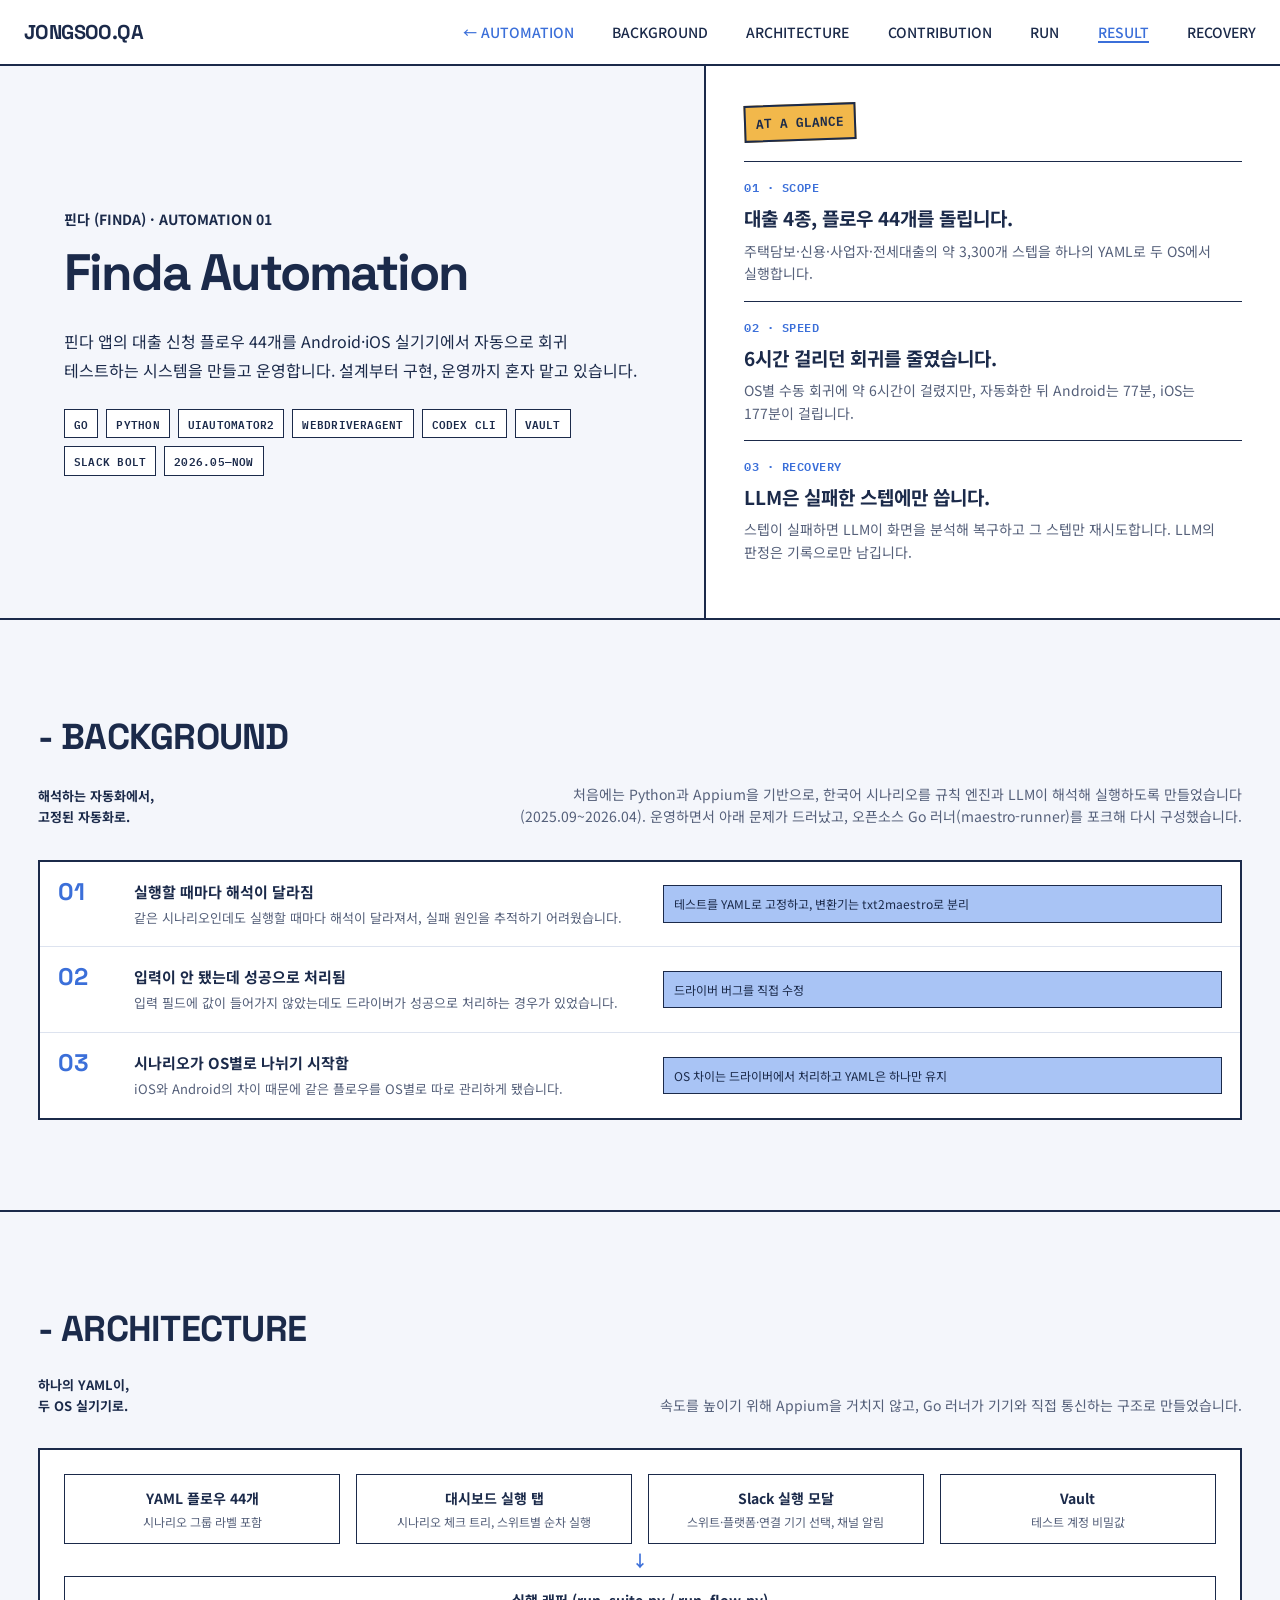
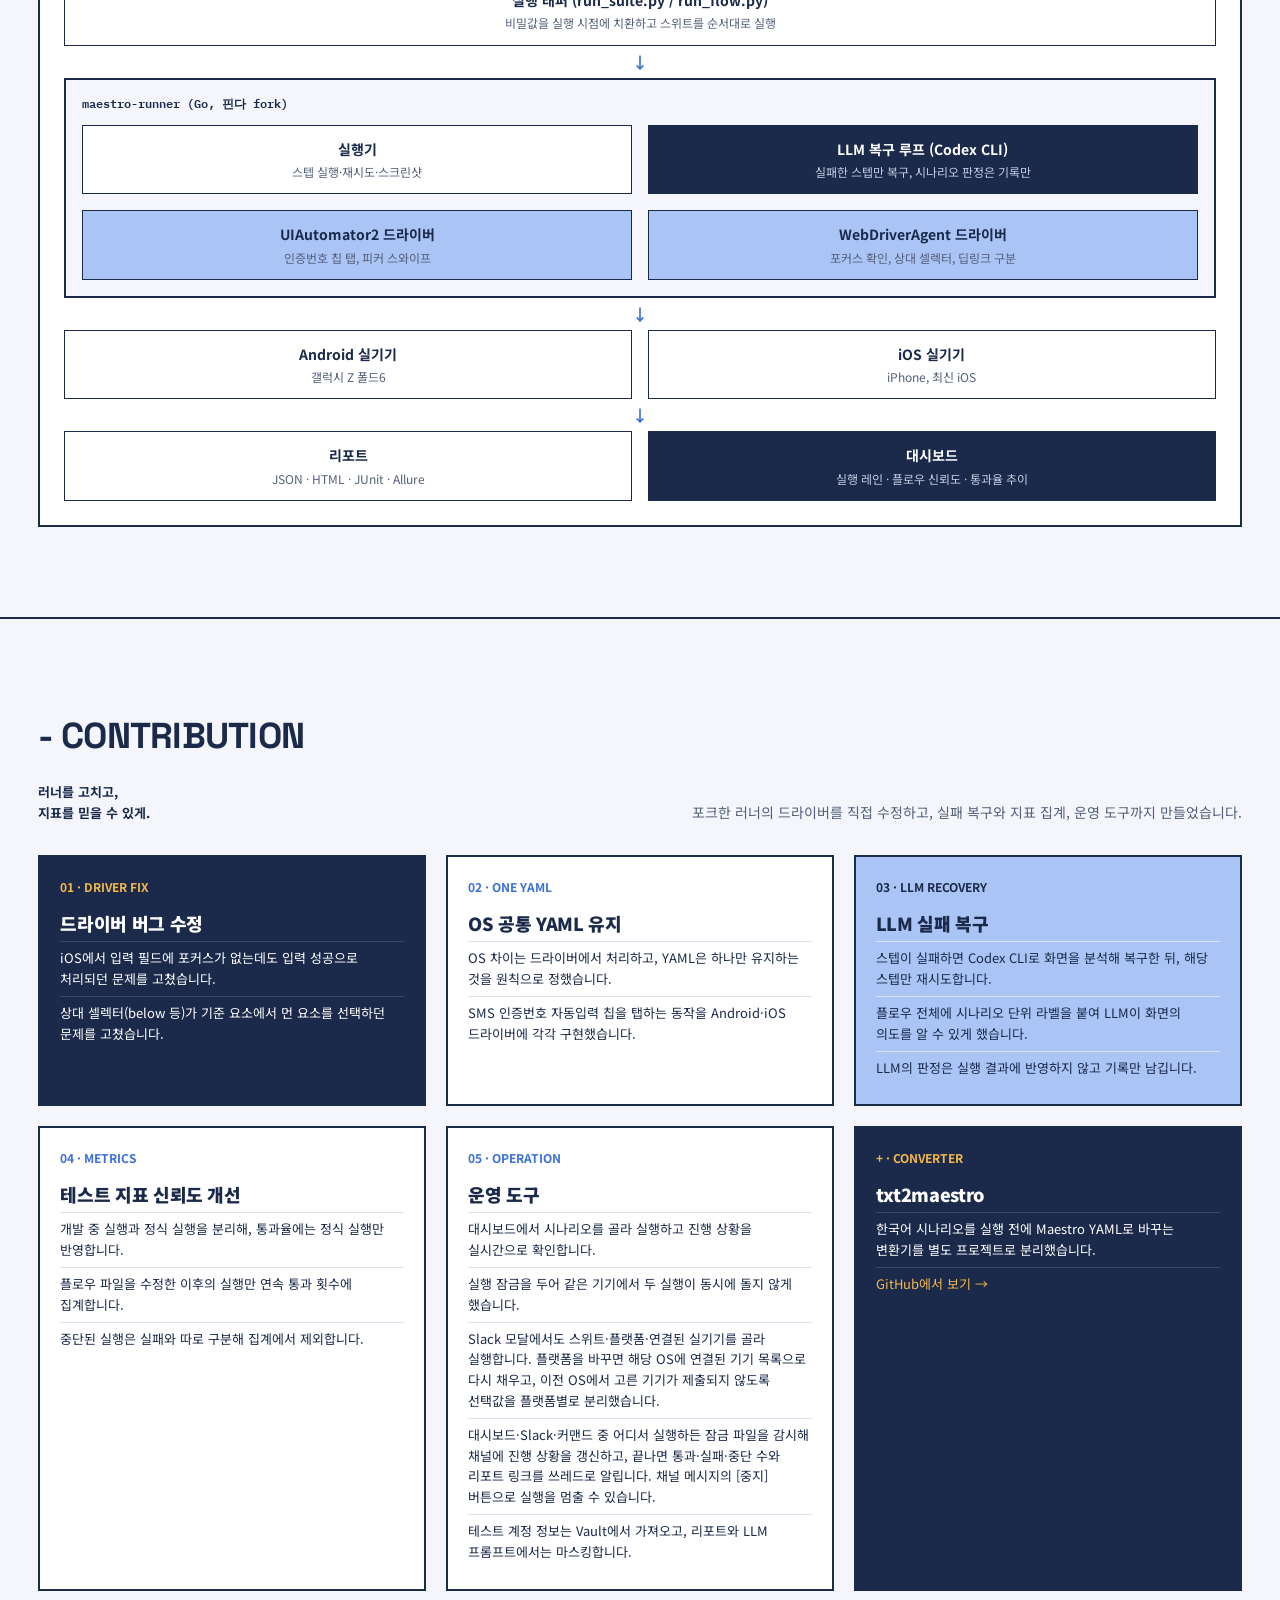
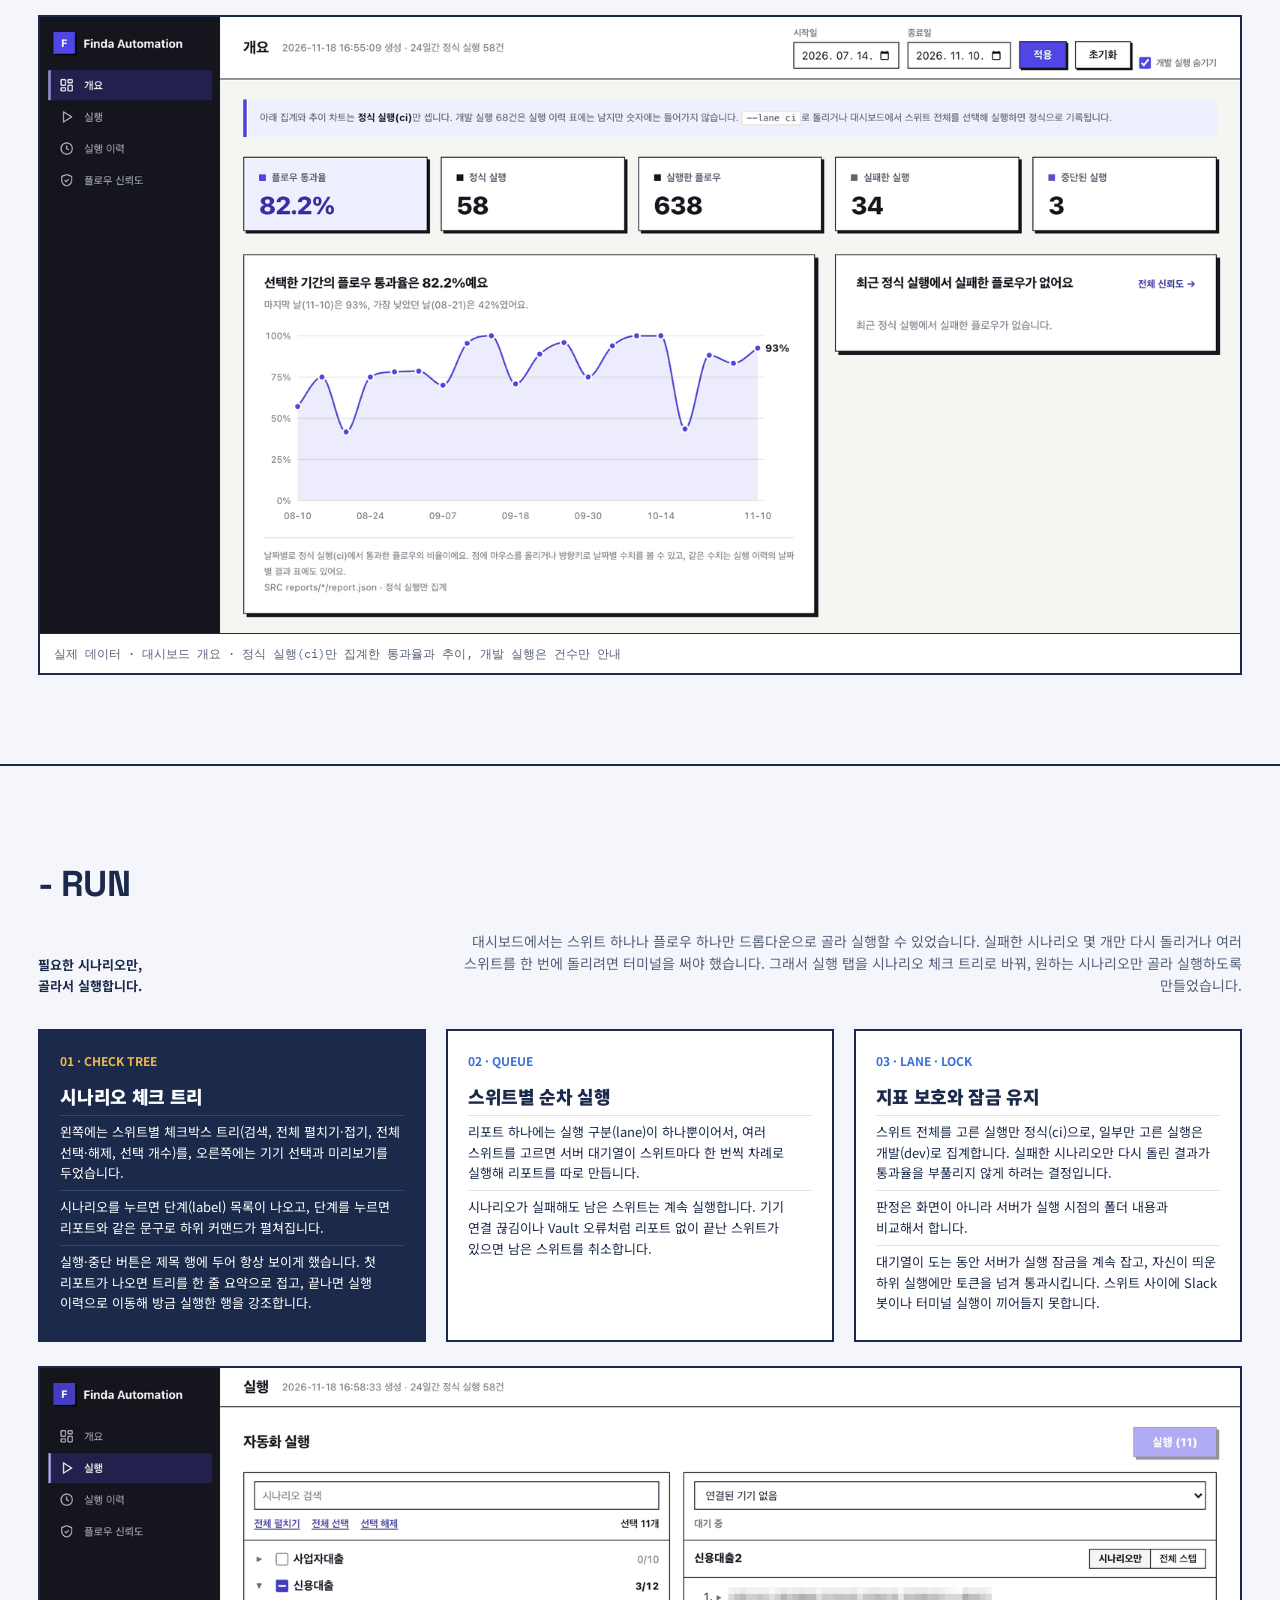
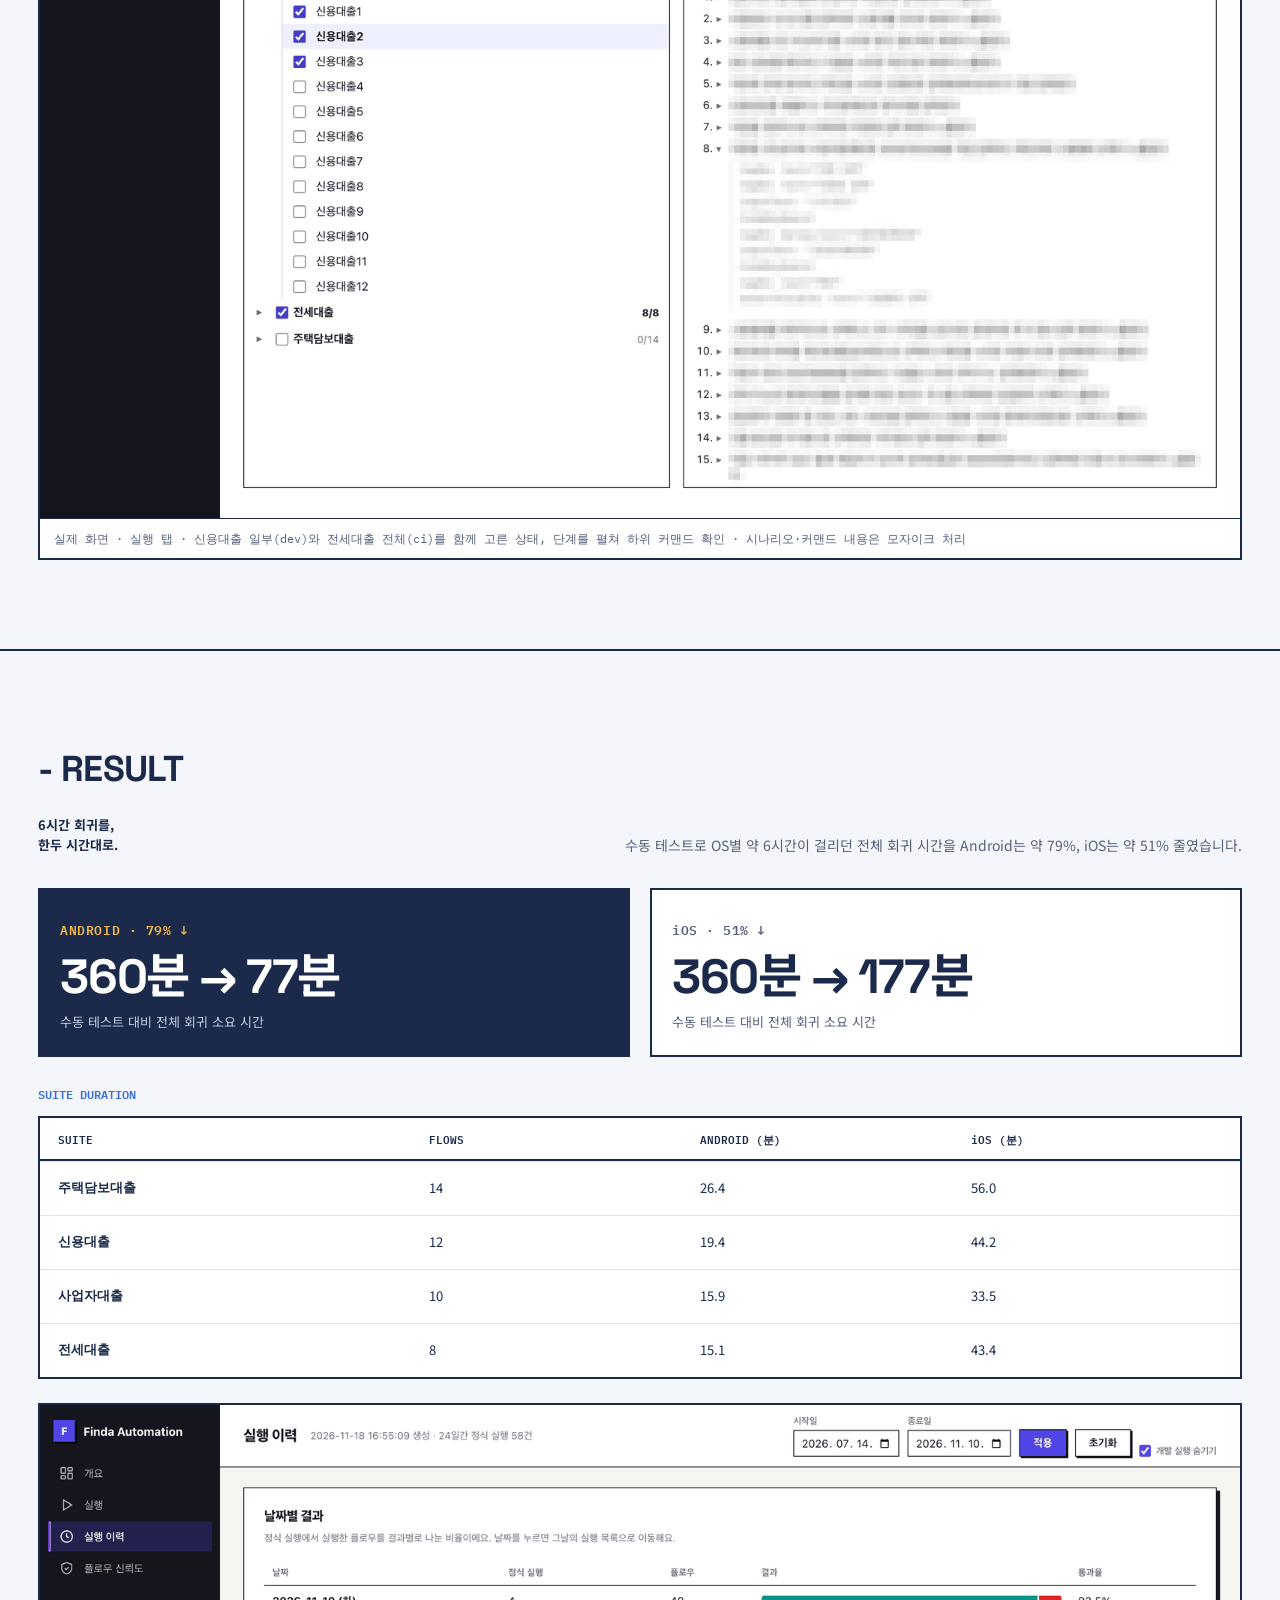
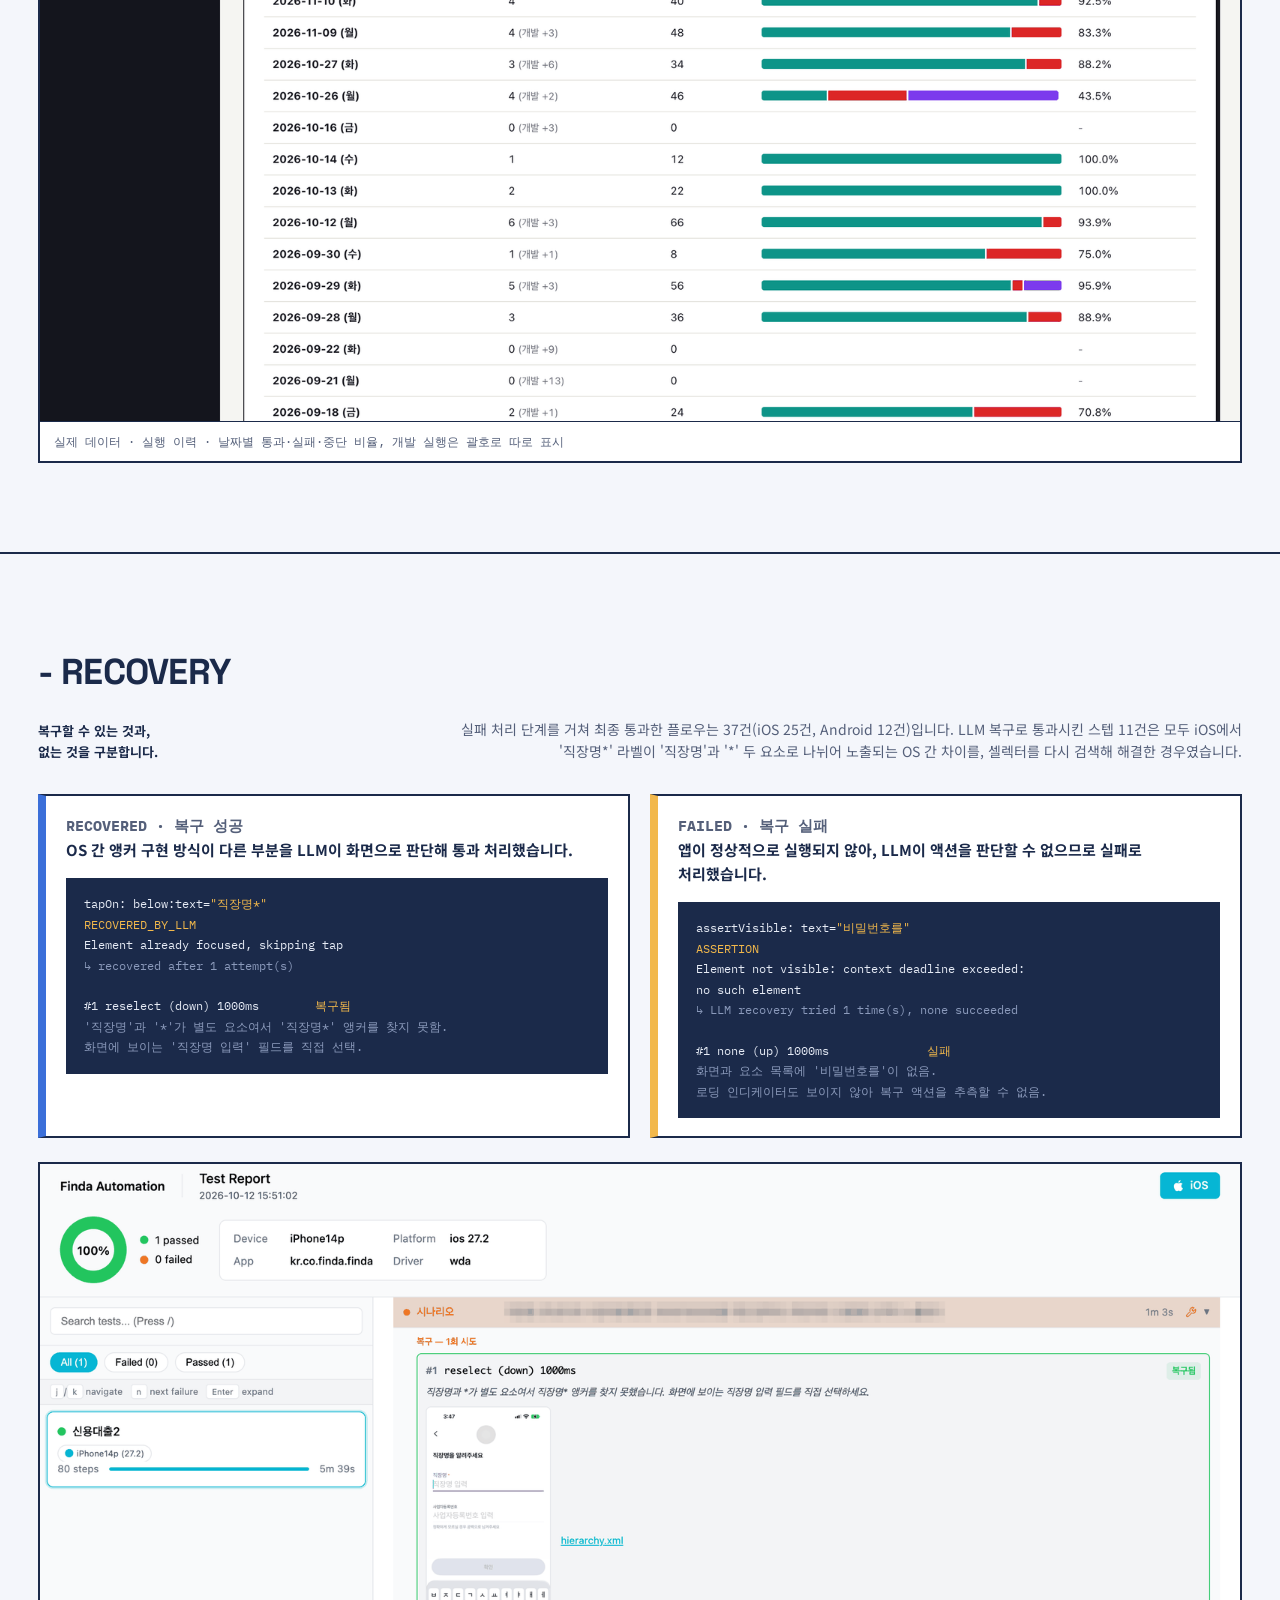
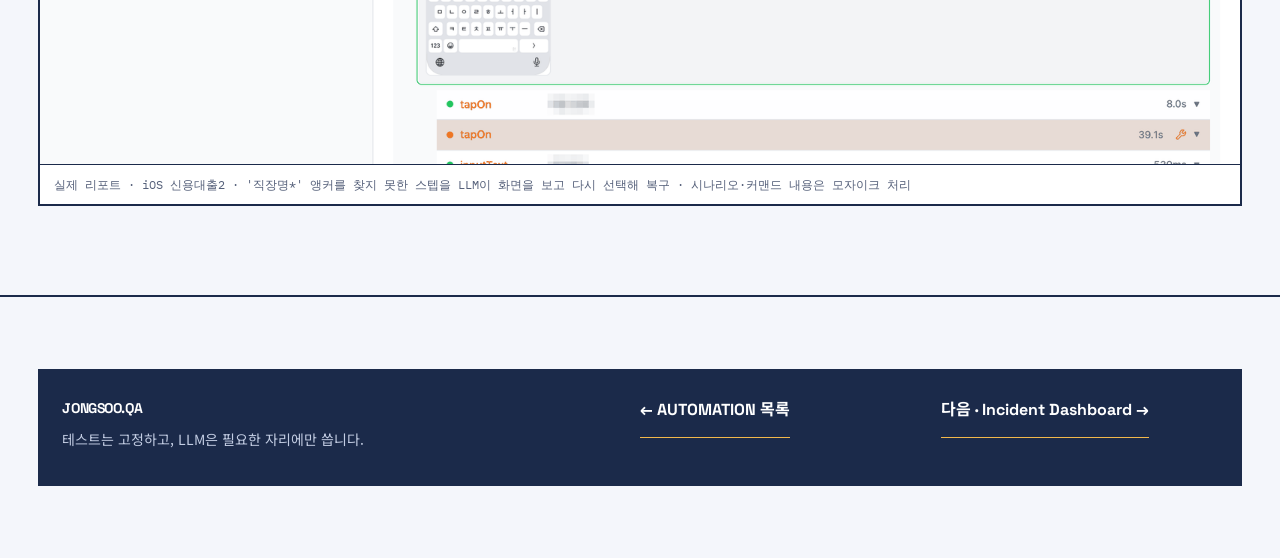
<file: automation/finda-automation.html>
<!doctype html>
<html lang="ko">
<head>
  <meta charset="utf-8">
  <meta name="viewport" content="width=device-width, initial-scale=1">
  <title>Finda Automation — JONGSOO.QA</title>
  <meta name="description" content="핀다 앱 대출 신청 플로우 44개를 Android·iOS 실기기에서 회귀 테스트하는 자동화 시스템">
  <link rel="preconnect" href="https://fonts.googleapis.com">
  <link rel="preconnect" href="https://fonts.gstatic.com" crossorigin>
  <link href="https://fonts.googleapis.com/css2?family=IBM+Plex+Mono:wght@500;600&family=Noto+Sans+KR:wght@400;500;700;900&family=Space+Grotesk:wght@600;700&display=swap" rel="stylesheet">
  <link rel="stylesheet" href="../css/style.css">
</head>
<body class="detail">
  <header class="topbar">
    <a class="brand" href="../index.html">JONGSOO.QA</a>
    <nav>
      <a class="back" href="../index.html#automation">← AUTOMATION</a>
      <a href="#background">BACKGROUND</a>
      <a href="#architecture">ARCHITECTURE</a>
      <a href="#contribution">CONTRIBUTION</a>
      <a href="#run">RUN</a>
      <a href="#result">RESULT</a>
      <a href="#recovery">RECOVERY</a>
    </nav>
  </header>

  <main id="top">
    <section class="hero">
      <div class="hero-copy">
        <p class="eyebrow">핀다 (FINDA) · AUTOMATION 01</p>
        <h1>Finda Automation</h1>
        <p class="hero-summary">
          핀다 앱의 대출 신청 플로우 44개를 Android·iOS 실기기에서 자동으로 회귀 테스트하는 시스템을 만들고 운영합니다.
          설계부터 구현, 운영까지 혼자 맡고 있습니다.
        </p>
        <ul class="chips">
          <li>GO</li>
          <li>PYTHON</li>
          <li>UIAUTOMATOR2</li>
          <li>WEBDRIVERAGENT</li>
          <li>CODEX CLI</li>
          <li>VAULT</li>
          <li>SLACK BOLT</li>
          <li>2026.05—NOW</li>
        </ul>
      </div>

      <aside class="why">
        <span class="tag">AT A GLANCE</span>
        <article>
          <p class="why-key">01 · SCOPE</p>
          <h2>대출 4종, 플로우 44개를 돌립니다.</h2>
          <p>주택담보·신용·사업자·전세대출의 약 3,300개 스텝을 하나의 YAML로 두 OS에서 실행합니다.</p>
        </article>
        <article>
          <p class="why-key">02 · SPEED</p>
          <h2>6시간 걸리던 회귀를 줄였습니다.</h2>
          <p>OS별 수동 회귀에 약 6시간이 걸렸지만, 자동화한 뒤 Android는 77분, iOS는 177분이 걸립니다.</p>
        </article>
        <article>
          <p class="why-key">03 · RECOVERY</p>
          <h2>LLM은 실패한 스텝에만 씁니다.</h2>
          <p>스텝이 실패하면 LLM이 화면을 분석해 복구하고 그 스텝만 재시도합니다. LLM의 판정은 기록으로만 남깁니다.</p>
        </article>
      </aside>
    </section>

    <section class="floor" id="background">
      <div class="floor-head">
        <h2 class="floor-title">- BACKGROUND</h2>
        <p class="floor-sub">해석하는 자동화에서,<br>고정된 자동화로.</p>
        <p class="floor-lead">처음에는 Python과 Appium을 기반으로, 한국어 시나리오를 규칙 엔진과 LLM이 해석해 실행하도록 만들었습니다(2025.09~2026.04). 운영하면서 아래 문제가 드러났고, 오픈소스 Go 러너(maestro-runner)를 포크해 다시 구성했습니다.</p>
      </div>

      <ol class="checks">
        <li>
          <div><h3>실행할 때마다 해석이 달라짐</h3><p>같은 시나리오인데도 실행할 때마다 해석이 달라져서, 실패 원인을 추적하기 어려웠습니다.</p></div>
          <span class="fail ok">테스트를 YAML로 고정하고, 변환기는 txt2maestro로 분리</span>
        </li>
        <li>
          <div><h3>입력이 안 됐는데 성공으로 처리됨</h3><p>입력 필드에 값이 들어가지 않았는데도 드라이버가 성공으로 처리하는 경우가 있었습니다.</p></div>
          <span class="fail ok">드라이버 버그를 직접 수정</span>
        </li>
        <li>
          <div><h3>시나리오가 OS별로 나뉘기 시작함</h3><p>iOS와 Android의 차이 때문에 같은 플로우를 OS별로 따로 관리하게 됐습니다.</p></div>
          <span class="fail ok">OS 차이는 드라이버에서 처리하고 YAML은 하나만 유지</span>
        </li>
      </ol>
    </section>

    <section class="floor" id="architecture">
      <div class="floor-head">
        <h2 class="floor-title">- ARCHITECTURE</h2>
        <p class="floor-sub">하나의 YAML이,<br>두 OS 실기기로.</p>
        <p class="floor-lead">속도를 높이기 위해 Appium을 거치지 않고, Go 러너가 기기와 직접 통신하는 구조로 만들었습니다.</p>
      </div>

      <div class="arch">
        <div class="arch-row" style="--n:4">
          <div class="arch-node"><b>YAML 플로우 44개</b><span>시나리오 그룹 라벨 포함</span></div>
          <div class="arch-node"><b>대시보드 실행 탭</b><span>시나리오 체크 트리, 스위트별 순차 실행</span></div>
          <div class="arch-node"><b>Slack 실행 모달</b><span>스위트·플랫폼·연결 기기 선택, 채널 알림</span></div>
          <div class="arch-node"><b>Vault</b><span>테스트 계정 비밀값</span></div>
        </div>
        <div class="arch-down">↓</div>
        <div class="arch-node"><b>실행 래퍼 (run_suite.py / run_flow.py)</b><span>비밀값을 실행 시점에 치환하고 스위트를 순서대로 실행</span></div>
        <div class="arch-down">↓</div>
        <div class="arch-group">
          <p class="label">maestro-runner (Go, 핀다 fork)</p>
          <div class="arch-row" style="--n:2">
            <div class="arch-node"><b>실행기</b><span>스텝 실행·재시도·스크린샷</span></div>
            <div class="arch-node dark"><b>LLM 복구 루프 (Codex CLI)</b><span>실패한 스텝만 복구, 시나리오 판정은 기록만</span></div>
          </div>
          <div class="arch-row" style="--n:2">
            <div class="arch-node hl"><b>UIAutomator2 드라이버</b><span>인증번호 칩 탭, 피커 스와이프</span></div>
            <div class="arch-node hl"><b>WebDriverAgent 드라이버</b><span>포커스 확인, 상대 셀렉터, 딥링크 구분</span></div>
          </div>
        </div>
        <div class="arch-down">↓</div>
        <div class="arch-row" style="--n:2">
          <div class="arch-node"><b>Android 실기기</b><span>갤럭시 Z 폴드6</span></div>
          <div class="arch-node"><b>iOS 실기기</b><span>iPhone, 최신 iOS</span></div>
        </div>
        <div class="arch-down">↓</div>
        <div class="arch-row" style="--n:2">
          <div class="arch-node"><b>리포트</b><span>JSON · HTML · JUnit · Allure</span></div>
          <div class="arch-node dark"><b>대시보드</b><span>실행 레인 · 플로우 신뢰도 · 통과율 추이</span></div>
        </div>
      </div>
    </section>

    <section class="floor" id="contribution">
      <div class="floor-head">
        <h2 class="floor-title">- CONTRIBUTION</h2>
        <p class="floor-sub">러너를 고치고,<br>지표를 믿을 수 있게.</p>
        <p class="floor-lead">포크한 러너의 드라이버를 직접 수정하고, 실패 복구와 지표 집계, 운영 도구까지 만들었습니다.</p>
      </div>

      <div class="modules">
        <div class="module dark">
          <p class="role-line">01 · DRIVER FIX</p>
          <h3 class="ko">드라이버 버그 수정</h3>
          <ul>
            <li>iOS에서 입력 필드에 포커스가 없는데도 입력 성공으로 처리되던 문제를 고쳤습니다.</li>
            <li>상대 셀렉터(below 등)가 기준 요소에서 먼 요소를 선택하던 문제를 고쳤습니다.</li>
          </ul>
        </div>
        <div class="module">
          <p class="role-line">02 · ONE YAML</p>
          <h3 class="ko">OS 공통 YAML 유지</h3>
          <ul>
            <li>OS 차이는 드라이버에서 처리하고, YAML은 하나만 유지하는 것을 원칙으로 정했습니다.</li>
            <li>SMS 인증번호 자동입력 칩을 탭하는 동작을 Android·iOS 드라이버에 각각 구현했습니다.</li>
          </ul>
        </div>
        <div class="module soft">
          <p class="role-line">03 · LLM RECOVERY</p>
          <h3 class="ko">LLM 실패 복구</h3>
          <ul>
            <li>스텝이 실패하면 Codex CLI로 화면을 분석해 복구한 뒤, 해당 스텝만 재시도합니다.</li>
            <li>플로우 전체에 시나리오 단위 라벨을 붙여 LLM이 화면의 의도를 알 수 있게 했습니다.</li>
            <li>LLM의 판정은 실행 결과에 반영하지 않고 기록만 남깁니다.</li>
          </ul>
        </div>
        <div class="module">
          <p class="role-line">04 · METRICS</p>
          <h3 class="ko">테스트 지표 신뢰도 개선</h3>
          <ul>
            <li>개발 중 실행과 정식 실행을 분리해, 통과율에는 정식 실행만 반영합니다.</li>
            <li>플로우 파일을 수정한 이후의 실행만 연속 통과 횟수에 집계합니다.</li>
            <li>중단된 실행은 실패와 따로 구분해 집계에서 제외합니다.</li>
          </ul>
        </div>
        <div class="module">
          <p class="role-line">05 · OPERATION</p>
          <h3 class="ko">운영 도구</h3>
          <ul>
            <li>대시보드에서 시나리오를 골라 실행하고 진행 상황을 실시간으로 확인합니다.</li>
            <li>실행 잠금을 두어 같은 기기에서 두 실행이 동시에 돌지 않게 했습니다.</li>
            <li>Slack 모달에서도 스위트·플랫폼·연결된 실기기를 골라 실행합니다. 플랫폼을 바꾸면 해당 OS에 연결된 기기 목록으로 다시 채우고, 이전 OS에서 고른 기기가 제출되지 않도록 선택값을 플랫폼별로 분리했습니다.</li>
            <li>대시보드·Slack·커맨드 중 어디서 실행하든 잠금 파일을 감시해 채널에 진행 상황을 갱신하고, 끝나면 통과·실패·중단 수와 리포트 링크를 쓰레드로 알립니다. 채널 메시지의 [중지] 버튼으로 실행을 멈출 수 있습니다.</li>
            <li>테스트 계정 정보는 Vault에서 가져오고, 리포트와 LLM 프롬프트에서는 마스킹합니다.</li>
          </ul>
        </div>
        <div class="module dark">
          <p class="role-line">+ · CONVERTER</p>
          <h3 class="ko">txt2maestro</h3>
          <ul>
            <li>한국어 시나리오를 실행 전에 Maestro YAML로 바꾸는 변환기를 별도 프로젝트로 분리했습니다.</li>
            <li><a href="https://github.com/n8ki3s/txt2maestro" target="_blank" rel="noopener" style="color: var(--accent)">GitHub에서 보기 →</a></li>
          </ul>
        </div>
      </div>

      <figure class="shot">
        <img src="./img/finda/overview.png" alt="Finda Automation 대시보드 개요 화면: 정식 실행 집계와 플로우 통과율 추이" loading="lazy">
        <figcaption>실제 데이터 · 대시보드 개요 · 정식 실행(ci)만 집계한 통과율과 추이, 개발 실행은 건수만 안내</figcaption>
      </figure>
    </section>

    <section class="floor" id="run">
      <div class="floor-head">
        <h2 class="floor-title">- RUN</h2>
        <p class="floor-sub">필요한 시나리오만,<br>골라서 실행합니다.</p>
        <p class="floor-lead">대시보드에서는 스위트 하나나 플로우 하나만 드롭다운으로 골라 실행할 수 있었습니다. 실패한 시나리오 몇 개만 다시 돌리거나 여러 스위트를 한 번에 돌리려면 터미널을 써야 했습니다. 그래서 실행 탭을 시나리오 체크 트리로 바꿔, 원하는 시나리오만 골라 실행하도록 만들었습니다.</p>
      </div>

      <div class="modules">
        <div class="module dark">
          <p class="role-line">01 · CHECK TREE</p>
          <h3 class="ko">시나리오 체크 트리</h3>
          <ul>
            <li>왼쪽에는 스위트별 체크박스 트리(검색, 전체 펼치기·접기, 전체 선택·해제, 선택 개수)를, 오른쪽에는 기기 선택과 미리보기를 두었습니다.</li>
            <li>시나리오를 누르면 단계(label) 목록이 나오고, 단계를 누르면 리포트와 같은 문구로 하위 커맨드가 펼쳐집니다.</li>
            <li>실행·중단 버튼은 제목 행에 두어 항상 보이게 했습니다. 첫 리포트가 나오면 트리를 한 줄 요약으로 접고, 끝나면 실행 이력으로 이동해 방금 실행한 행을 강조합니다.</li>
          </ul>
        </div>
        <div class="module">
          <p class="role-line">02 · QUEUE</p>
          <h3 class="ko">스위트별 순차 실행</h3>
          <ul>
            <li>리포트 하나에는 실행 구분(lane)이 하나뿐이어서, 여러 스위트를 고르면 서버 대기열이 스위트마다 한 번씩 차례로 실행해 리포트를 따로 만듭니다.</li>
            <li>시나리오가 실패해도 남은 스위트는 계속 실행합니다. 기기 연결 끊김이나 Vault 오류처럼 리포트 없이 끝난 스위트가 있으면 남은 스위트를 취소합니다.</li>
          </ul>
        </div>
        <div class="module">
          <p class="role-line">03 · LANE · LOCK</p>
          <h3 class="ko">지표 보호와 잠금 유지</h3>
          <ul>
            <li>스위트 전체를 고른 실행만 정식(ci)으로, 일부만 고른 실행은 개발(dev)로 집계합니다. 실패한 시나리오만 다시 돌린 결과가 통과율을 부풀리지 않게 하려는 결정입니다.</li>
            <li>판정은 화면이 아니라 서버가 실행 시점의 폴더 내용과 비교해서 합니다.</li>
            <li>대기열이 도는 동안 서버가 실행 잠금을 계속 잡고, 자신이 띄운 하위 실행에만 토큰을 넘겨 통과시킵니다. 스위트 사이에 Slack 봇이나 터미널 실행이 끼어들지 못합니다.</li>
          </ul>
        </div>
      </div>

      <figure class="shot">
        <img src="./img/finda/run.png" alt="대시보드 실행 탭: 시나리오 체크 트리와 단계 미리보기" loading="lazy">
        <figcaption>실제 화면 · 실행 탭 · 신용대출 일부(dev)와 전세대출 전체(ci)를 함께 고른 상태, 단계를 펼쳐 하위 커맨드 확인 · 시나리오·커맨드 내용은 모자이크 처리</figcaption>
      </figure>
    </section>

    <section class="floor" id="result">
      <div class="floor-head">
        <h2 class="floor-title">- RESULT</h2>
        <p class="floor-sub">6시간 회귀를,<br>한두 시간대로.</p>
        <p class="floor-lead">수동 테스트로 OS별 약 6시간이 걸리던 전체 회귀 시간을 Android는 약 79%, iOS는 약 51% 줄였습니다.</p>
      </div>

      <div class="stats">
        <div class="stat dark">
          <p class="why-key">ANDROID · 79% ↓</p>
          <strong>360분 → 77분</strong>
          <p>수동 테스트 대비 전체 회귀 소요 시간</p>
        </div>
        <div class="stat">
          <p class="why-key">iOS · 51% ↓</p>
          <strong>360분 → 177분</strong>
          <p>수동 테스트 대비 전체 회귀 소요 시간</p>
        </div>
      </div>

      <p class="sub-title">SUITE DURATION</p>
      <div class="spec" style="--cols: 1.4fr 1fr 1fr 1fr">
        <div class="row head"><span>SUITE</span><span>FLOWS</span><span>ANDROID (분)</span><span>iOS (분)</span></div>
        <div class="row"><b>주택담보대출</b><span>14</span><span>26.4</span><span>56.0</span></div>
        <div class="row"><b>신용대출</b><span>12</span><span>19.4</span><span>44.2</span></div>
        <div class="row"><b>사업자대출</b><span>10</span><span>15.9</span><span>33.5</span></div>
        <div class="row"><b>전세대출</b><span>8</span><span>15.1</span><span>43.4</span></div>
      </div>

      <figure class="shot">
        <img src="./img/finda/history.png" alt="실행 이력 화면: 날짜별 정식 실행 결과와 통과율" loading="lazy">
        <figcaption>실제 데이터 · 실행 이력 · 날짜별 통과·실패·중단 비율, 개발 실행은 괄호로 따로 표시</figcaption>
      </figure>
    </section>

    <section class="floor" id="recovery">
      <div class="floor-head">
        <h2 class="floor-title">- RECOVERY</h2>
        <p class="floor-sub">복구할 수 있는 것과,<br>없는 것을 구분합니다.</p>
        <p class="floor-lead">실패 처리 단계를 거쳐 최종 통과한 플로우는 37건(iOS 25건, Android 12건)입니다. LLM 복구로 통과시킨 스텝 11건은 모두 iOS에서 '직장명*' 라벨이 '직장명'과 '*' 두 요소로 나뉘어 노출되는 OS 간 차이를, 셀렉터를 다시 검색해 해결한 경우였습니다.</p>
      </div>

      <div class="split">
        <div class="msg ok">
          <p class="msg-head">RECOVERED · 복구 성공</p>
          <p>OS 간 앵커 구현 방식이 다른 부분을 LLM이 화면으로 판단해 통과 처리했습니다.</p>
<pre class="code">tapOn: below:text=<span class="s">"직장명*"</span>
<span class="s">RECOVERED_BY_LLM</span>
Element already focused, skipping tap
<span class="c">↳ recovered after 1 attempt(s)</span>

#1 reselect (down) 1000ms        <span class="s">복구됨</span>
<span class="c">'직장명'과 '*'가 별도 요소여서 '직장명*' 앵커를 찾지 못함.
화면에 보이는 '직장명 입력' 필드를 직접 선택.</span></pre>
        </div>
        <div class="msg fail">
          <p class="msg-head">FAILED · 복구 실패</p>
          <p>앱이 정상적으로 실행되지 않아, LLM이 액션을 판단할 수 없으므로 실패로 처리했습니다.</p>
<pre class="code">assertVisible: text=<span class="s">"비밀번호를"</span>
<span class="s">ASSERTION</span>
Element not visible: context deadline exceeded:
no such element
<span class="c">↳ LLM recovery tried 1 time(s), none succeeded</span>

#1 none (up) 1000ms              <span class="s">실패</span>
<span class="c">화면과 요소 목록에 '비밀번호를'이 없음.
로딩 인디케이터도 보이지 않아 복구 액션을 추측할 수 없음.</span></pre>
        </div>
      </div>

      <figure class="shot">
        <img src="./img/finda/recovery.png" alt="리포트에서 LLM 복구로 통과한 스텝의 복구 근거와 화면" loading="lazy">
        <figcaption>실제 리포트 · iOS 신용대출2 · '직장명*' 앵커를 찾지 못한 스텝을 LLM이 화면을 보고 다시 선택해 복구 · 시나리오·커맨드 내용은 모자이크 처리</figcaption>
      </figure>
    </section>

    <footer class="contact">
      <div>
        <p class="brand">JONGSOO.QA</p>
        <p>테스트는 고정하고, LLM은 필요한 자리에만 씁니다.</p>
      </div>
      <a href="../index.html#automation">← AUTOMATION 목록</a>
      <a href="./incident-dashboard.html">다음 · Incident Dashboard →</a>
    </footer>
  </main>

  <script src="../js/main.js"></script>
</body>
</html>
</file>
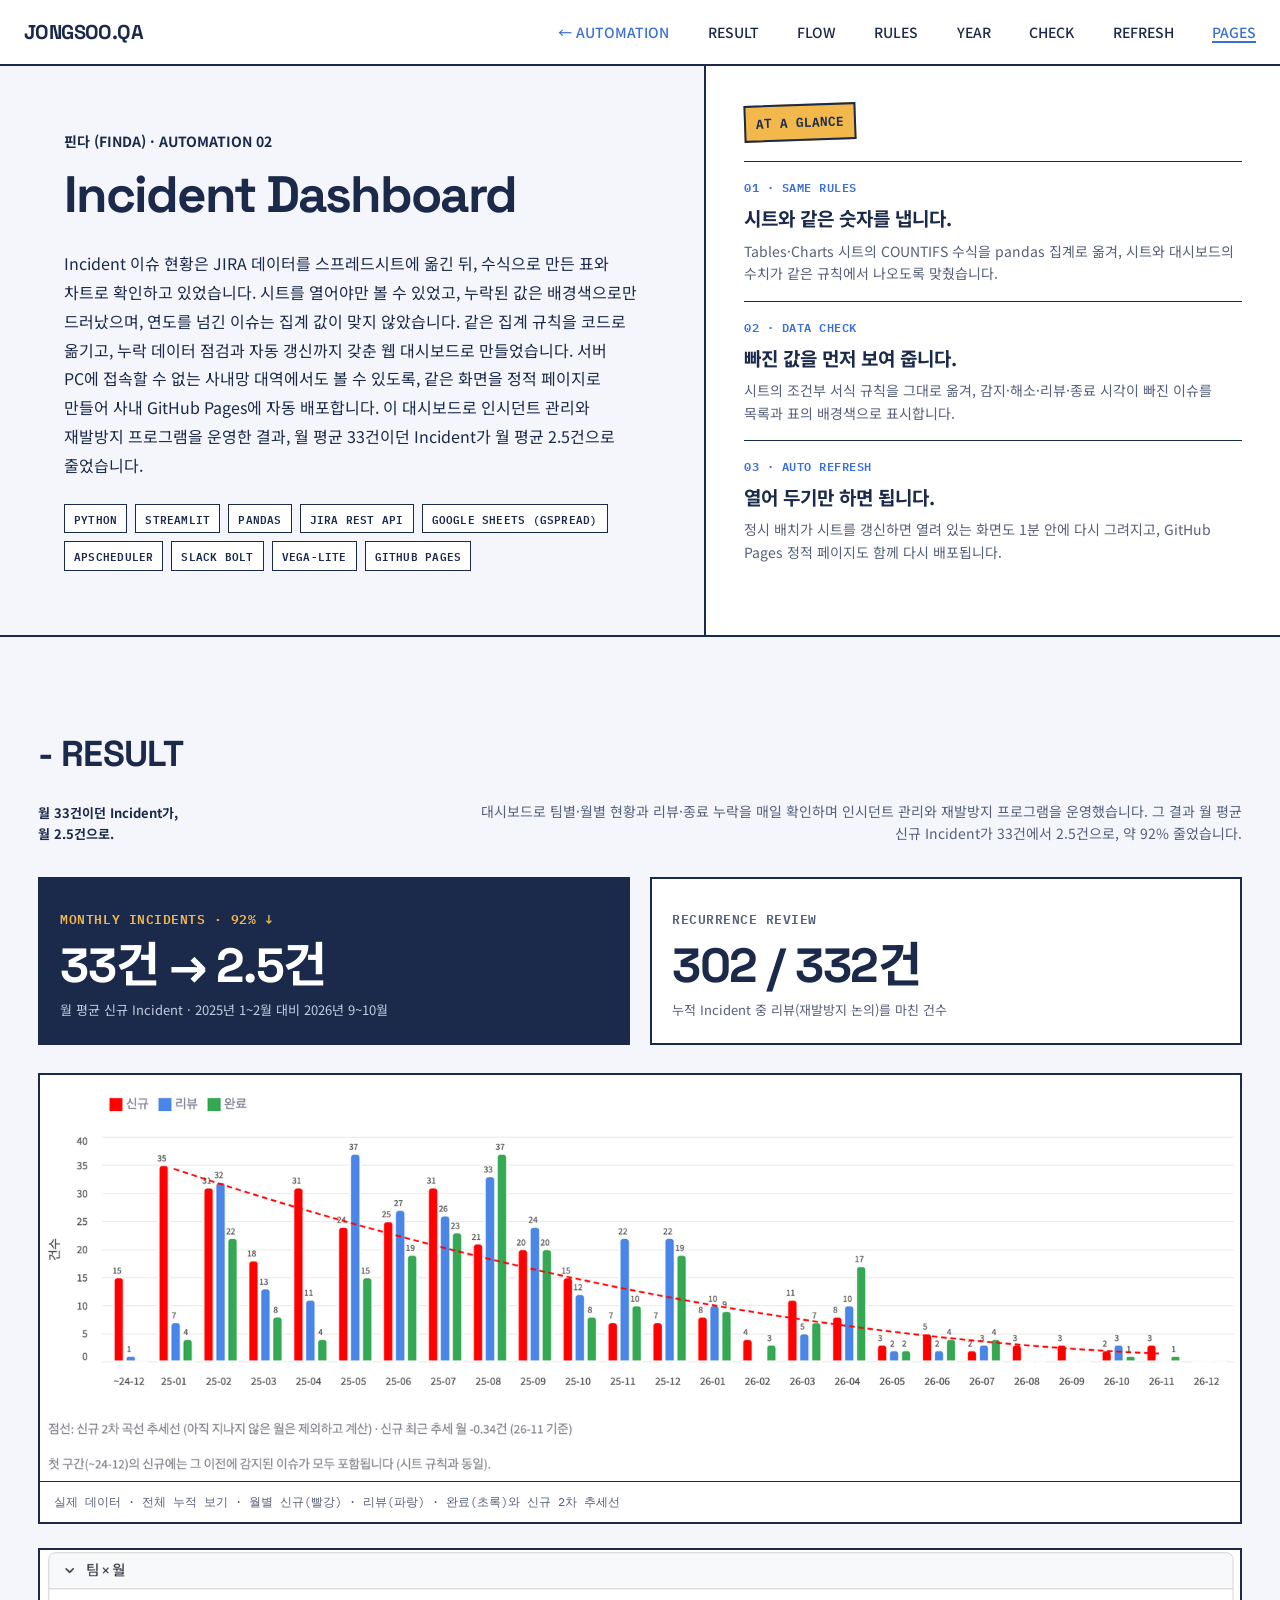
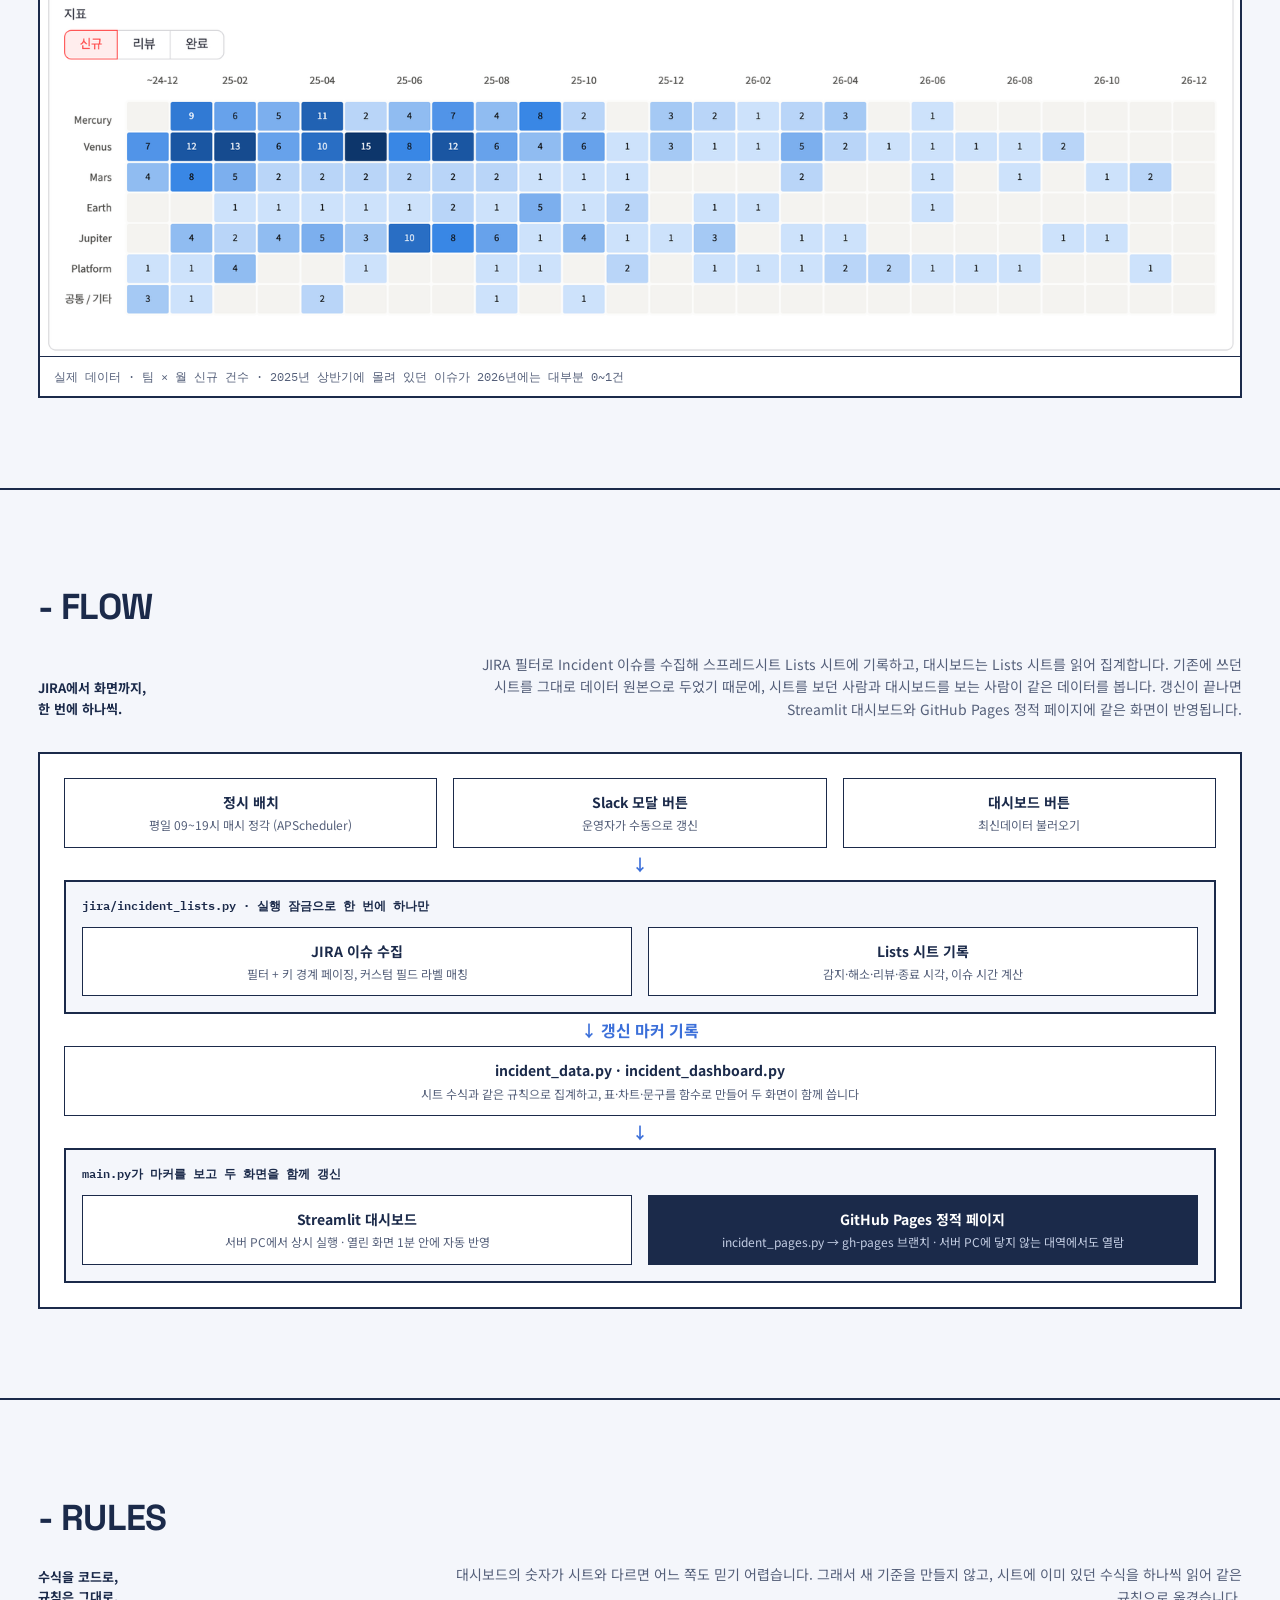
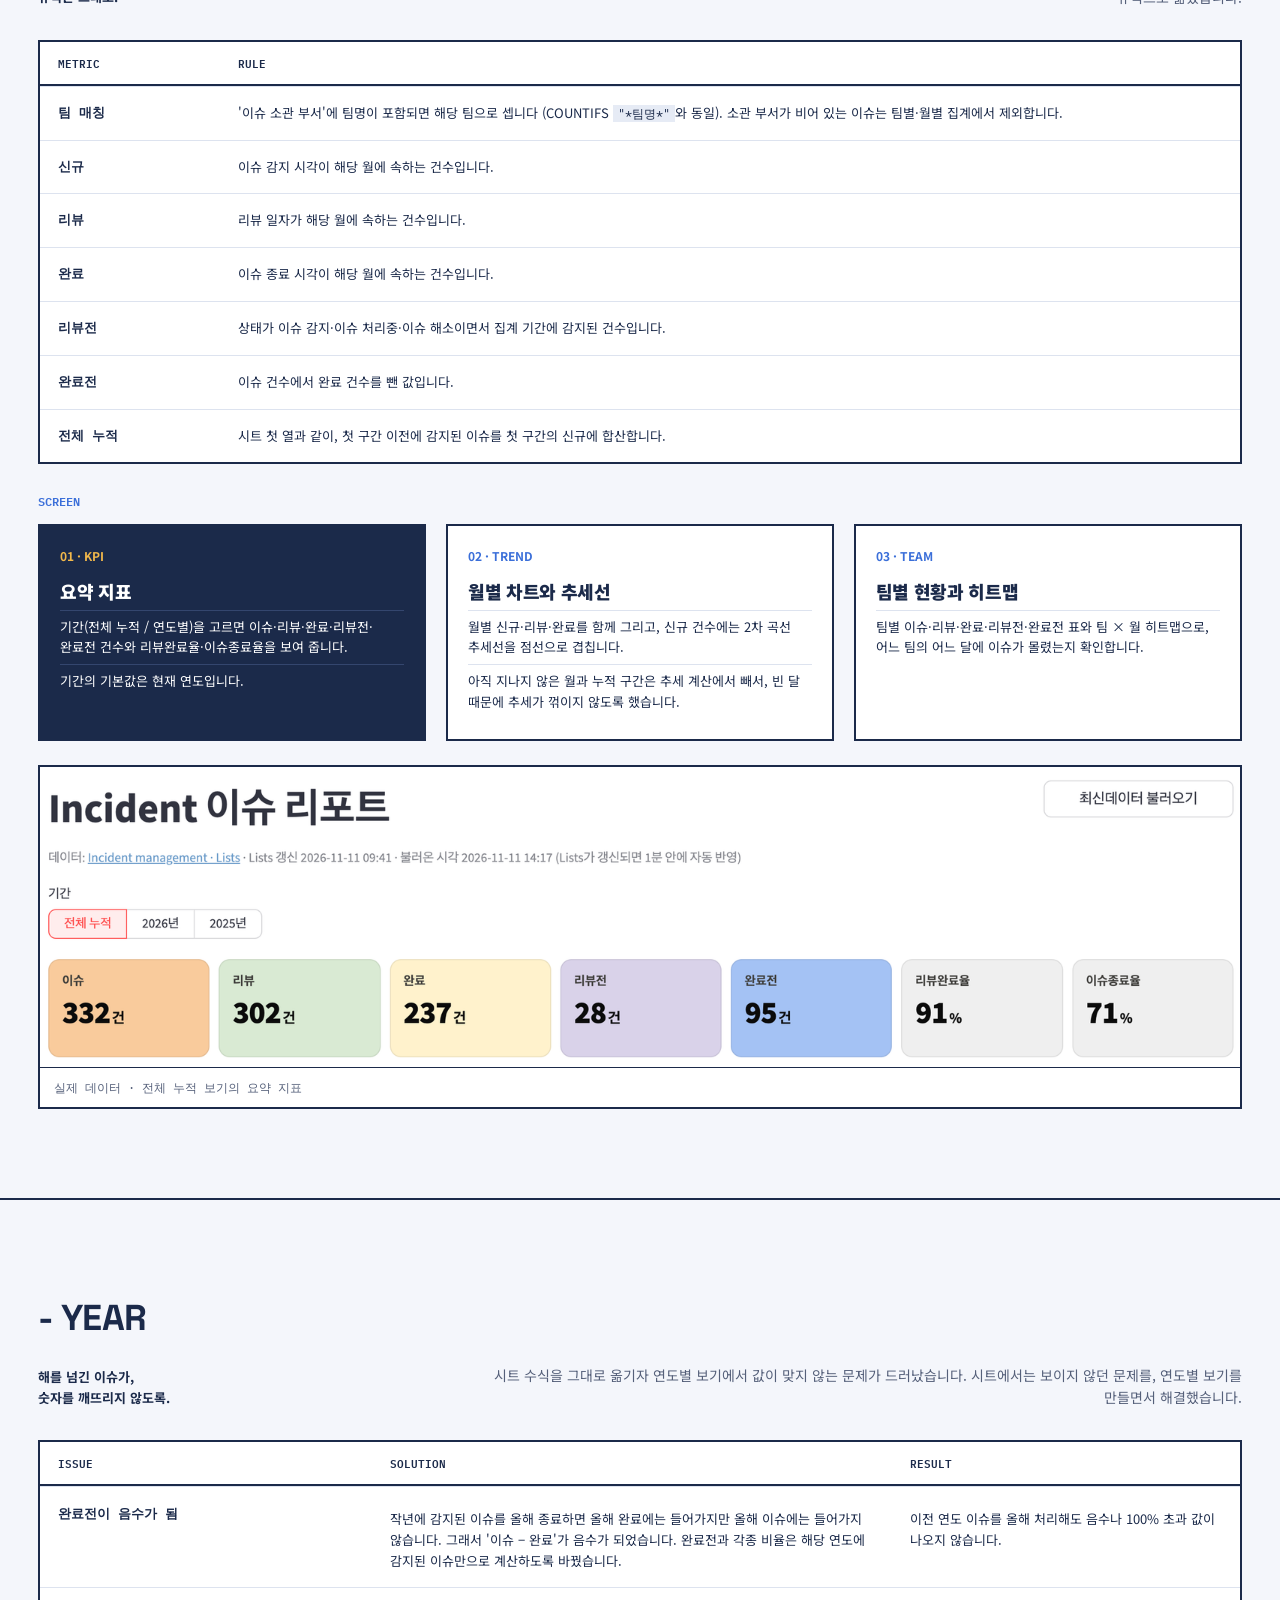
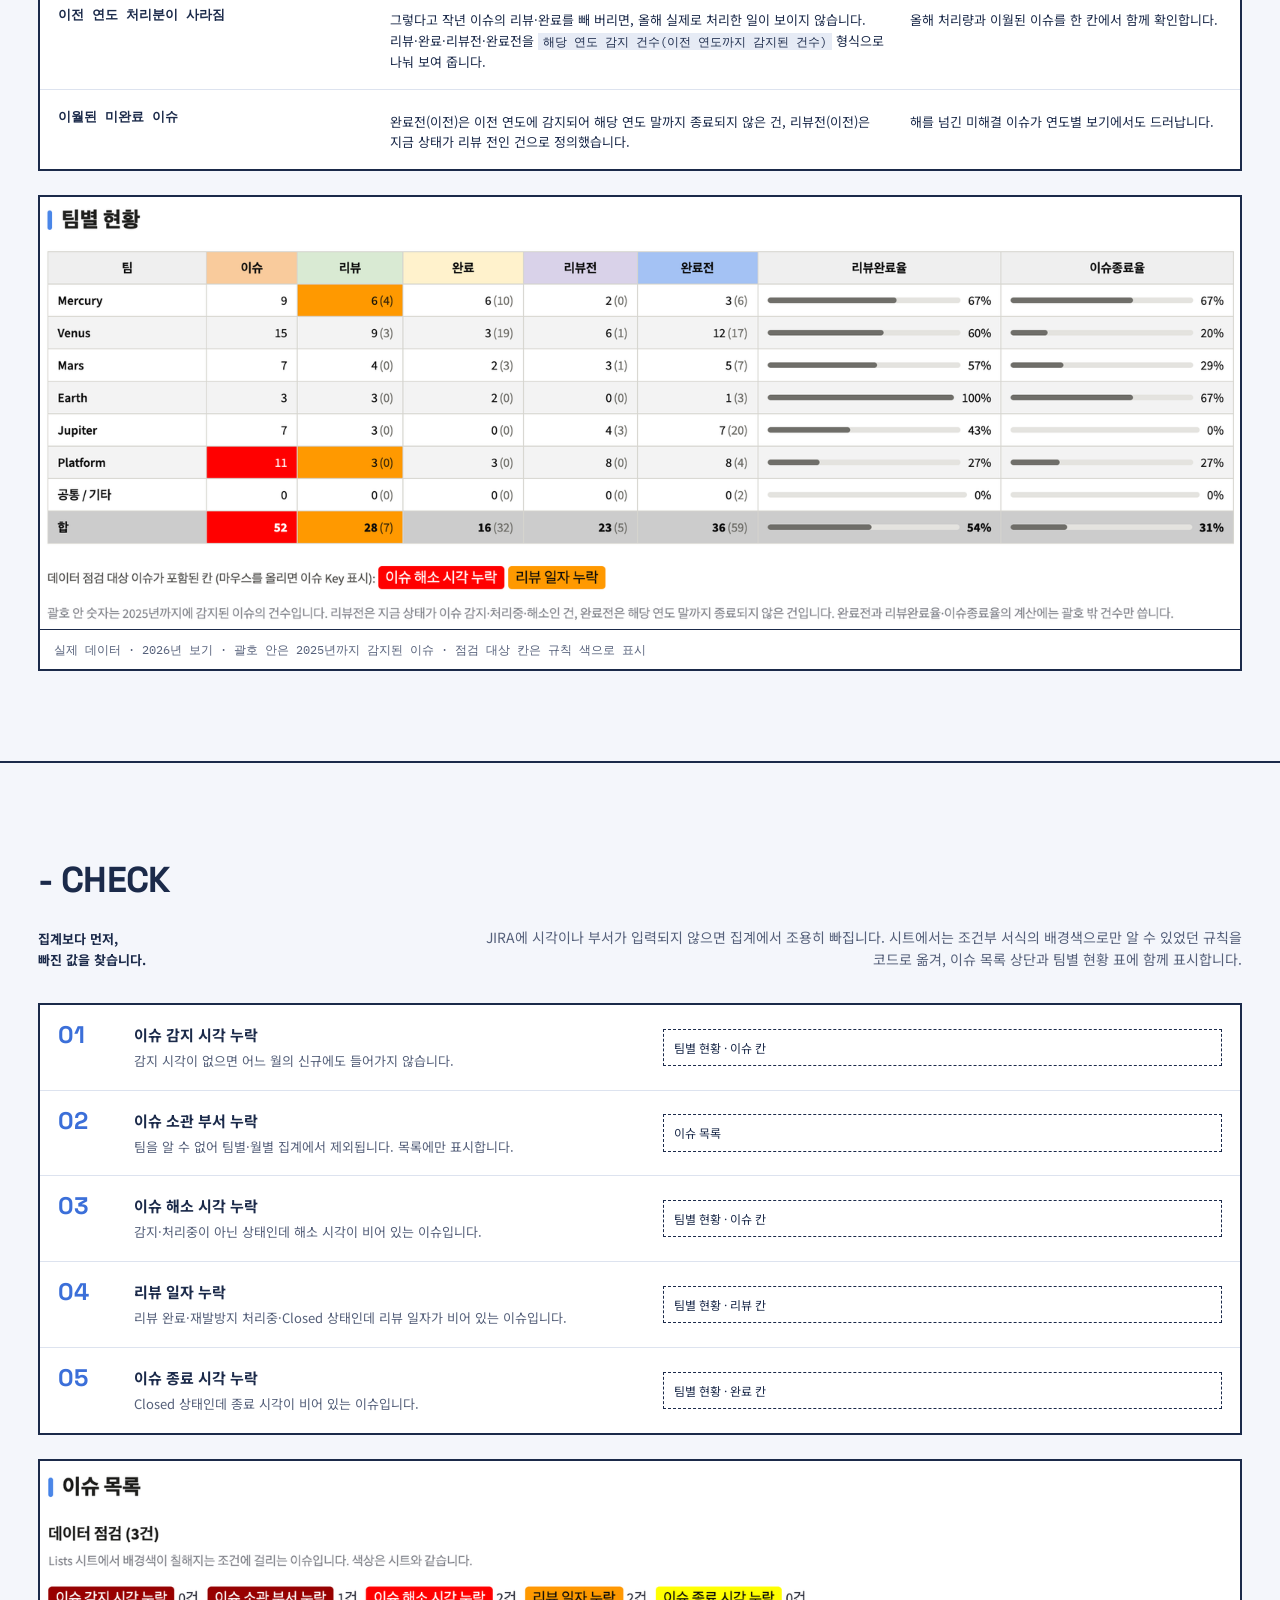
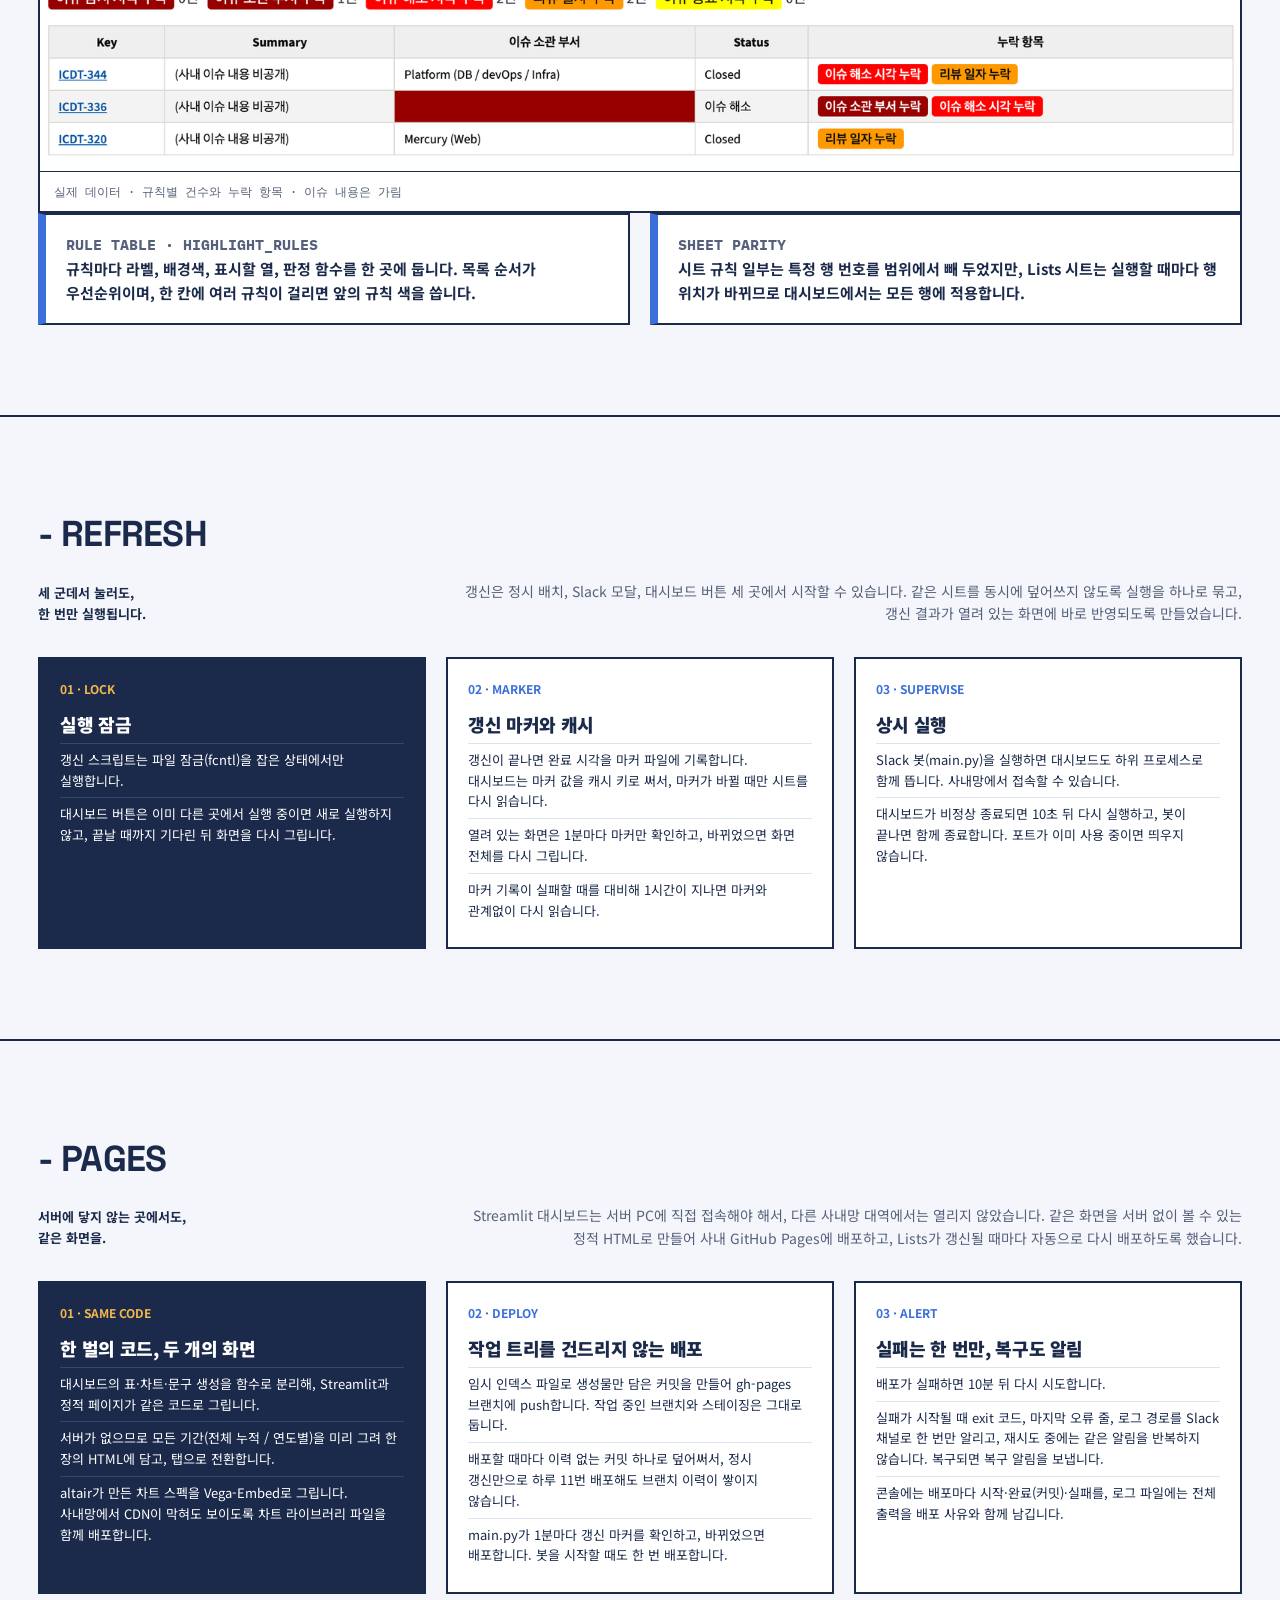
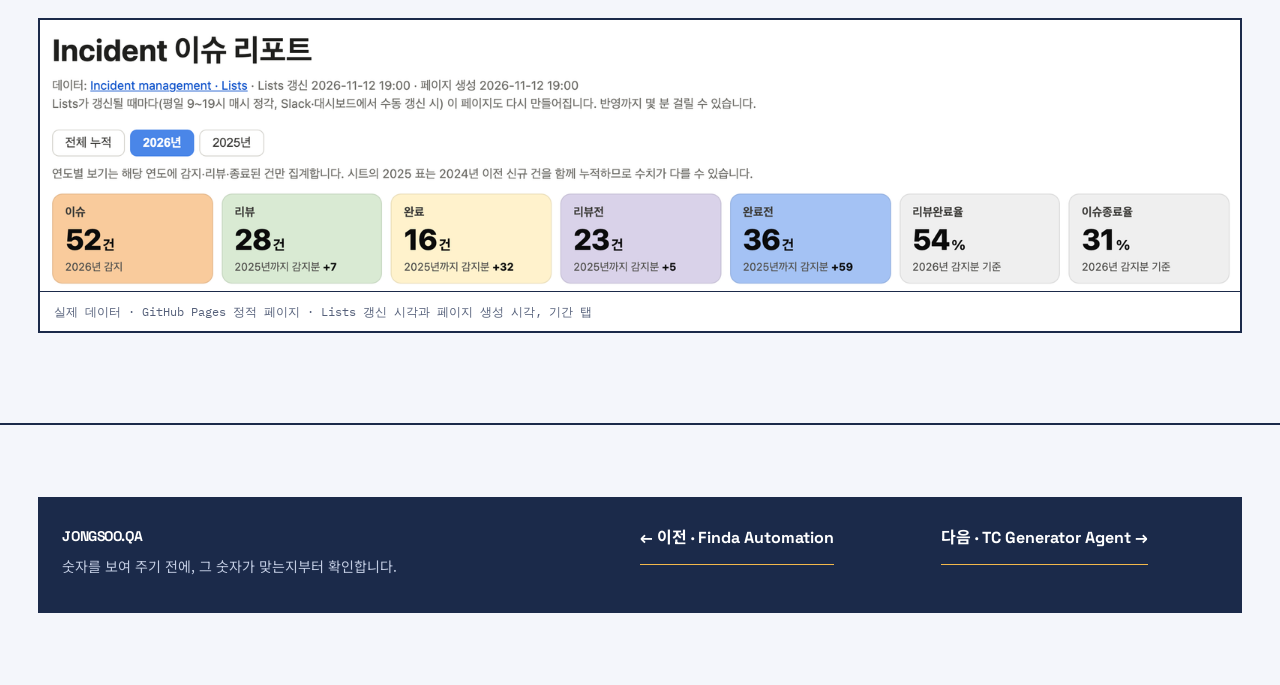
<file: automation/incident-dashboard.html>
<!doctype html>
<html lang="ko">
<head>
  <meta charset="utf-8">
  <meta name="viewport" content="width=device-width, initial-scale=1">
  <title>Incident Dashboard — JONGSOO.QA</title>
  <meta name="description" content="JIRA Incident 이슈를 스프레드시트와 같은 규칙으로 집계해 보여 주는 사내 Streamlit 대시보드">
  <link rel="preconnect" href="https://fonts.googleapis.com">
  <link rel="preconnect" href="https://fonts.gstatic.com" crossorigin>
  <link href="https://fonts.googleapis.com/css2?family=IBM+Plex+Mono:wght@500;600&family=Noto+Sans+KR:wght@400;500;700;900&family=Space+Grotesk:wght@600;700&display=swap" rel="stylesheet">
  <link rel="stylesheet" href="../css/style.css">
</head>
<body class="detail">
  <header class="topbar">
    <a class="brand" href="../index.html">JONGSOO.QA</a>
    <nav>
      <a class="back" href="../index.html#automation">← AUTOMATION</a>
      <a href="#result">RESULT</a>
      <a href="#flow">FLOW</a>
      <a href="#rules">RULES</a>
      <a href="#year">YEAR</a>
      <a href="#check">CHECK</a>
      <a href="#refresh">REFRESH</a>
      <a href="#pages">PAGES</a>
    </nav>
  </header>

  <main id="top">
    <section class="hero">
      <div class="hero-copy">
        <p class="eyebrow">핀다 (FINDA) · AUTOMATION 02</p>
        <h1>Incident Dashboard</h1>
        <p class="hero-summary">
          Incident 이슈 현황은 JIRA 데이터를 스프레드시트에 옮긴 뒤, 수식으로 만든 표와 차트로 확인하고 있었습니다.
          시트를 열어야만 볼 수 있었고, 누락된 값은 배경색으로만 드러났으며, 연도를 넘긴 이슈는 집계 값이 맞지 않았습니다.
          같은 집계 규칙을 코드로 옮기고, 누락 데이터 점검과 자동 갱신까지 갖춘 웹 대시보드로 만들었습니다.
          서버 PC에 접속할 수 없는 사내망 대역에서도 볼 수 있도록, 같은 화면을 정적 페이지로 만들어 사내 GitHub Pages에 자동 배포합니다.
          이 대시보드로 인시던트 관리와 재발방지 프로그램을 운영한 결과, 월 평균 33건이던 Incident가 월 평균 2.5건으로 줄었습니다.
        </p>
        <ul class="chips">
          <li>PYTHON</li>
          <li>STREAMLIT</li>
          <li>PANDAS</li>
          <li>JIRA REST API</li>
          <li>GOOGLE SHEETS (GSPREAD)</li>
          <li>APSCHEDULER</li>
          <li>SLACK BOLT</li>
          <li>VEGA-LITE</li>
          <li>GITHUB PAGES</li>
        </ul>
      </div>

      <aside class="why">
        <span class="tag">AT A GLANCE</span>
        <article>
          <p class="why-key">01 · SAME RULES</p>
          <h2>시트와 같은 숫자를 냅니다.</h2>
          <p>Tables·Charts 시트의 COUNTIFS 수식을 pandas 집계로 옮겨, 시트와 대시보드의 수치가 같은 규칙에서 나오도록 맞췄습니다.</p>
        </article>
        <article>
          <p class="why-key">02 · DATA CHECK</p>
          <h2>빠진 값을 먼저 보여 줍니다.</h2>
          <p>시트의 조건부 서식 규칙을 그대로 옮겨, 감지·해소·리뷰·종료 시각이 빠진 이슈를 목록과 표의 배경색으로 표시합니다.</p>
        </article>
        <article>
          <p class="why-key">03 · AUTO REFRESH</p>
          <h2>열어 두기만 하면 됩니다.</h2>
          <p>정시 배치가 시트를 갱신하면 열려 있는 화면도 1분 안에 다시 그려지고, GitHub Pages 정적 페이지도 함께 다시 배포됩니다.</p>
        </article>
      </aside>
    </section>

    <section class="floor" id="result">
      <div class="floor-head">
        <h2 class="floor-title">- RESULT</h2>
        <p class="floor-sub">월 33건이던 Incident가,<br>월 2.5건으로.</p>
        <p class="floor-lead">대시보드로 팀별·월별 현황과 리뷰·종료 누락을 매일 확인하며 인시던트 관리와 재발방지 프로그램을 운영했습니다. 그 결과 월 평균 신규 Incident가 33건에서 2.5건으로, 약 92% 줄었습니다.</p>
      </div>

      <div class="stats">
        <div class="stat dark">
          <p class="why-key">MONTHLY INCIDENTS · 92% ↓</p>
          <strong>33건 → 2.5건</strong>
          <p>월 평균 신규 Incident · 2025년 1~2월 대비 2026년 9~10월</p>
        </div>
        <div class="stat">
          <p class="why-key">RECURRENCE REVIEW</p>
          <strong>302 / 332건</strong>
          <p>누적 Incident 중 리뷰(재발방지 논의)를 마친 건수</p>
        </div>
      </div>

      <figure class="shot">
        <img src="./img/incident/monthly.png" alt="2024년 12월부터 2026년 11월까지 월별 신규·리뷰·완료 차트" loading="lazy">
        <figcaption>실제 데이터 · 전체 누적 보기 · 월별 신규(빨강) · 리뷰(파랑) · 완료(초록)와 신규 2차 추세선</figcaption>
      </figure>

      <figure class="shot">
        <img src="./img/incident/heatmap.png" alt="팀 × 월 신규 Incident 히트맵" loading="lazy">
        <figcaption>실제 데이터 · 팀 × 월 신규 건수 · 2025년 상반기에 몰려 있던 이슈가 2026년에는 대부분 0~1건</figcaption>
      </figure>
    </section>

    <section class="floor" id="flow">
      <div class="floor-head">
        <h2 class="floor-title">- FLOW</h2>
        <p class="floor-sub">JIRA에서 화면까지,<br>한 번에 하나씩.</p>
        <p class="floor-lead">JIRA 필터로 Incident 이슈를 수집해 스프레드시트 Lists 시트에 기록하고, 대시보드는 Lists 시트를 읽어 집계합니다. 기존에 쓰던 시트를 그대로 데이터 원본으로 두었기 때문에, 시트를 보던 사람과 대시보드를 보는 사람이 같은 데이터를 봅니다. 갱신이 끝나면 Streamlit 대시보드와 GitHub Pages 정적 페이지에 같은 화면이 반영됩니다.</p>
      </div>

      <div class="arch">
        <div class="arch-row" style="--n:3">
          <div class="arch-node"><b>정시 배치</b><span>평일 09~19시 매시 정각 (APScheduler)</span></div>
          <div class="arch-node"><b>Slack 모달 버튼</b><span>운영자가 수동으로 갱신</span></div>
          <div class="arch-node"><b>대시보드 버튼</b><span>최신데이터 불러오기</span></div>
        </div>
        <div class="arch-down">↓</div>
        <div class="arch-group">
          <p class="label">jira/incident_lists.py · 실행 잠금으로 한 번에 하나만</p>
          <div class="arch-row" style="--n:2">
            <div class="arch-node"><b>JIRA 이슈 수집</b><span>필터 + 키 경계 페이징, 커스텀 필드 라벨 매칭</span></div>
            <div class="arch-node"><b>Lists 시트 기록</b><span>감지·해소·리뷰·종료 시각, 이슈 시간 계산</span></div>
          </div>
        </div>
        <div class="arch-down">↓ 갱신 마커 기록</div>
        <div class="arch-node"><b>incident_data.py · incident_dashboard.py</b><span>시트 수식과 같은 규칙으로 집계하고, 표·차트·문구를 함수로 만들어 두 화면이 함께 씁니다</span></div>
        <div class="arch-down">↓</div>
        <div class="arch-group">
          <p class="label">main.py가 마커를 보고 두 화면을 함께 갱신</p>
          <div class="arch-row" style="--n:2">
            <div class="arch-node"><b>Streamlit 대시보드</b><span>서버 PC에서 상시 실행 · 열린 화면 1분 안에 자동 반영</span></div>
            <div class="arch-node dark"><b>GitHub Pages 정적 페이지</b><span>incident_pages.py → gh-pages 브랜치 · 서버 PC에 닿지 않는 대역에서도 열람</span></div>
          </div>
        </div>
      </div>
    </section>

    <section class="floor" id="rules">
      <div class="floor-head">
        <h2 class="floor-title">- RULES</h2>
        <p class="floor-sub">수식을 코드로,<br>규칙은 그대로.</p>
        <p class="floor-lead">대시보드의 숫자가 시트와 다르면 어느 쪽도 믿기 어렵습니다. 그래서 새 기준을 만들지 않고, 시트에 이미 있던 수식을 하나씩 읽어 같은 규칙으로 옮겼습니다.</p>
      </div>

      <div class="spec" style="--cols: 160px 1fr">
        <div class="row head"><span>METRIC</span><span>RULE</span></div>
        <div class="row"><b>팀 매칭</b><p>'이슈 소관 부서'에 팀명이 포함되면 해당 팀으로 셉니다 (COUNTIFS <code>"*팀명*"</code>와 동일). 소관 부서가 비어 있는 이슈는 팀별·월별 집계에서 제외합니다.</p></div>
        <div class="row"><b>신규</b><p>이슈 감지 시각이 해당 월에 속하는 건수입니다.</p></div>
        <div class="row"><b>리뷰</b><p>리뷰 일자가 해당 월에 속하는 건수입니다.</p></div>
        <div class="row"><b>완료</b><p>이슈 종료 시각이 해당 월에 속하는 건수입니다.</p></div>
        <div class="row"><b>리뷰전</b><p>상태가 이슈 감지·이슈 처리중·이슈 해소이면서 집계 기간에 감지된 건수입니다.</p></div>
        <div class="row"><b>완료전</b><p>이슈 건수에서 완료 건수를 뺀 값입니다.</p></div>
        <div class="row"><b>전체 누적</b><p>시트 첫 열과 같이, 첫 구간 이전에 감지된 이슈를 첫 구간의 신규에 합산합니다.</p></div>
      </div>

      <p class="sub-title">SCREEN</p>
      <div class="modules">
        <div class="module dark">
          <p class="role-line">01 · KPI</p>
          <h3 class="ko">요약 지표</h3>
          <ul>
            <li>기간(전체 누적 / 연도별)을 고르면 이슈·리뷰·완료·리뷰전·완료전 건수와 리뷰완료율·이슈종료율을 보여 줍니다.</li>
            <li>기간의 기본값은 현재 연도입니다.</li>
          </ul>
        </div>
        <div class="module">
          <p class="role-line">02 · TREND</p>
          <h3 class="ko">월별 차트와 추세선</h3>
          <ul>
            <li>월별 신규·리뷰·완료를 함께 그리고, 신규 건수에는 2차 곡선 추세선을 점선으로 겹칩니다.</li>
            <li>아직 지나지 않은 월과 누적 구간은 추세 계산에서 빼서, 빈 달 때문에 추세가 꺾이지 않도록 했습니다.</li>
          </ul>
        </div>
        <div class="module">
          <p class="role-line">03 · TEAM</p>
          <h3 class="ko">팀별 현황과 히트맵</h3>
          <ul>
            <li>팀별 이슈·리뷰·완료·리뷰전·완료전 표와 팀 × 월 히트맵으로, 어느 팀의 어느 달에 이슈가 몰렸는지 확인합니다.</li>
          </ul>
        </div>
      </div>

      <figure class="shot">
        <img src="./img/incident/overview.png" alt="기간 선택과 요약 지표 화면" loading="lazy">
        <figcaption>실제 데이터 · 전체 누적 보기의 요약 지표</figcaption>
      </figure>


    </section>

    <section class="floor" id="year">
      <div class="floor-head">
        <h2 class="floor-title">- YEAR</h2>
        <p class="floor-sub">해를 넘긴 이슈가,<br>숫자를 깨뜨리지 않도록.</p>
        <p class="floor-lead">시트 수식을 그대로 옮기자 연도별 보기에서 값이 맞지 않는 문제가 드러났습니다. 시트에서는 보이지 않던 문제를, 연도별 보기를 만들면서 해결했습니다.</p>
      </div>

      <div class="spec" style="--cols: 1fr 1.6fr 1fr">
        <div class="row head"><span>ISSUE</span><span>SOLUTION</span><span>RESULT</span></div>
        <div class="row">
          <p><b>완료전이 음수가 됨</b></p>
          <p>작년에 감지된 이슈를 올해 종료하면 올해 완료에는 들어가지만 올해 이슈에는 들어가지 않습니다. 그래서 '이슈 − 완료'가 음수가 되었습니다. 완료전과 각종 비율은 해당 연도에 감지된 이슈만으로 계산하도록 바꿨습니다.</p>
          <p>이전 연도 이슈를 올해 처리해도 음수나 100% 초과 값이 나오지 않습니다.</p>
        </div>
        <div class="row">
          <p><b>이전 연도 처리분이 사라짐</b></p>
          <p>그렇다고 작년 이슈의 리뷰·완료를 빼 버리면, 올해 실제로 처리한 일이 보이지 않습니다. 리뷰·완료·리뷰전·완료전을 <code>해당 연도 감지 건수(이전 연도까지 감지된 건수)</code> 형식으로 나눠 보여 줍니다.</p>
          <p>올해 처리량과 이월된 이슈를 한 칸에서 함께 확인합니다.</p>
        </div>
        <div class="row">
          <p><b>이월된 미완료 이슈</b></p>
          <p>완료전(이전)은 이전 연도에 감지되어 해당 연도 말까지 종료되지 않은 건, 리뷰전(이전)은 지금 상태가 리뷰 전인 건으로 정의했습니다.</p>
          <p>해를 넘긴 미해결 이슈가 연도별 보기에서도 드러납니다.</p>
        </div>
      </div>

      <figure class="shot">
        <img src="./img/incident/team.png" alt="2026년 보기의 팀별 현황 표" loading="lazy">
        <figcaption>실제 데이터 · 2026년 보기 · 괄호 안은 2025년까지 감지된 이슈 · 점검 대상 칸은 규칙 색으로 표시</figcaption>
      </figure>

    </section>

    <section class="floor" id="check">
      <div class="floor-head">
        <h2 class="floor-title">- CHECK</h2>
        <p class="floor-sub">집계보다 먼저,<br>빠진 값을 찾습니다.</p>
        <p class="floor-lead">JIRA에 시각이나 부서가 입력되지 않으면 집계에서 조용히 빠집니다. 시트에서는 조건부 서식의 배경색으로만 알 수 있었던 규칙을 코드로 옮겨, 이슈 목록 상단과 팀별 현황 표에 함께 표시합니다.</p>
      </div>

      <ol class="checks">
        <li>
          <div><h3>이슈 감지 시각 누락</h3><p>감지 시각이 없으면 어느 월의 신규에도 들어가지 않습니다.</p></div>
          <span class="fail">팀별 현황 · 이슈 칸</span>
        </li>
        <li>
          <div><h3>이슈 소관 부서 누락</h3><p>팀을 알 수 없어 팀별·월별 집계에서 제외됩니다. 목록에만 표시합니다.</p></div>
          <span class="fail">이슈 목록</span>
        </li>
        <li>
          <div><h3>이슈 해소 시각 누락</h3><p>감지·처리중이 아닌 상태인데 해소 시각이 비어 있는 이슈입니다.</p></div>
          <span class="fail">팀별 현황 · 이슈 칸</span>
        </li>
        <li>
          <div><h3>리뷰 일자 누락</h3><p>리뷰 완료·재발방지 처리중·Closed 상태인데 리뷰 일자가 비어 있는 이슈입니다.</p></div>
          <span class="fail">팀별 현황 · 리뷰 칸</span>
        </li>
        <li>
          <div><h3>이슈 종료 시각 누락</h3><p>Closed 상태인데 종료 시각이 비어 있는 이슈입니다.</p></div>
          <span class="fail">팀별 현황 · 완료 칸</span>
        </li>
      </ol>

      <figure class="shot">
        <img src="./img/incident/check.png" alt="데이터 점검 목록 화면" loading="lazy">
        <figcaption>실제 데이터 · 규칙별 건수와 누락 항목 · 이슈 내용은 가림</figcaption>
      </figure>


      <div class="split">
        <div class="msg ok">
          <p class="msg-head">RULE TABLE · HIGHLIGHT_RULES</p>
          <p>규칙마다 라벨, 배경색, 표시할 열, 판정 함수를 한 곳에 둡니다. 목록 순서가 우선순위이며, 한 칸에 여러 규칙이 걸리면 앞의 규칙 색을 씁니다.</p>
        </div>
        <div class="msg ok">
          <p class="msg-head">SHEET PARITY</p>
          <p>시트 규칙 일부는 특정 행 번호를 범위에서 빼 두었지만, Lists 시트는 실행할 때마다 행 위치가 바뀌므로 대시보드에서는 모든 행에 적용합니다.</p>
        </div>
      </div>
    </section>

    <section class="floor" id="refresh">
      <div class="floor-head">
        <h2 class="floor-title">- REFRESH</h2>
        <p class="floor-sub">세 군데서 눌러도,<br>한 번만 실행됩니다.</p>
        <p class="floor-lead">갱신은 정시 배치, Slack 모달, 대시보드 버튼 세 곳에서 시작할 수 있습니다. 같은 시트를 동시에 덮어쓰지 않도록 실행을 하나로 묶고, 갱신 결과가 열려 있는 화면에 바로 반영되도록 만들었습니다.</p>
      </div>

      <div class="modules">
        <div class="module dark">
          <p class="role-line">01 · LOCK</p>
          <h3 class="ko">실행 잠금</h3>
          <ul>
            <li>갱신 스크립트는 파일 잠금(fcntl)을 잡은 상태에서만 실행합니다.</li>
            <li>대시보드 버튼은 이미 다른 곳에서 실행 중이면 새로 실행하지 않고, 끝날 때까지 기다린 뒤 화면을 다시 그립니다.</li>
          </ul>
        </div>
        <div class="module">
          <p class="role-line">02 · MARKER</p>
          <h3 class="ko">갱신 마커와 캐시</h3>
          <ul>
            <li>갱신이 끝나면 완료 시각을 마커 파일에 기록합니다. 대시보드는 마커 값을 캐시 키로 써서, 마커가 바뀔 때만 시트를 다시 읽습니다.</li>
            <li>열려 있는 화면은 1분마다 마커만 확인하고, 바뀌었으면 화면 전체를 다시 그립니다.</li>
            <li>마커 기록이 실패할 때를 대비해 1시간이 지나면 마커와 관계없이 다시 읽습니다.</li>
          </ul>
        </div>
        <div class="module">
          <p class="role-line">03 · SUPERVISE</p>
          <h3 class="ko">상시 실행</h3>
          <ul>
            <li>Slack 봇(main.py)을 실행하면 대시보드도 하위 프로세스로 함께 뜹니다. 사내망에서 접속할 수 있습니다.</li>
            <li>대시보드가 비정상 종료되면 10초 뒤 다시 실행하고, 봇이 끝나면 함께 종료합니다. 포트가 이미 사용 중이면 띄우지 않습니다.</li>
          </ul>
        </div>
      </div>
    </section>

    <section class="floor" id="pages">
      <div class="floor-head">
        <h2 class="floor-title">- PAGES</h2>
        <p class="floor-sub">서버에 닿지 않는 곳에서도,<br>같은 화면을.</p>
        <p class="floor-lead">Streamlit 대시보드는 서버 PC에 직접 접속해야 해서, 다른 사내망 대역에서는 열리지 않았습니다. 같은 화면을 서버 없이 볼 수 있는 정적 HTML로 만들어 사내 GitHub Pages에 배포하고, Lists가 갱신될 때마다 자동으로 다시 배포하도록 했습니다.</p>
      </div>

      <div class="modules">
        <div class="module dark">
          <p class="role-line">01 · SAME CODE</p>
          <h3 class="ko">한 벌의 코드, 두 개의 화면</h3>
          <ul>
            <li>대시보드의 표·차트·문구 생성을 함수로 분리해, Streamlit과 정적 페이지가 같은 코드로 그립니다.</li>
            <li>서버가 없으므로 모든 기간(전체 누적 / 연도별)을 미리 그려 한 장의 HTML에 담고, 탭으로 전환합니다.</li>
            <li>altair가 만든 차트 스펙을 Vega-Embed로 그립니다. 사내망에서 CDN이 막혀도 보이도록 차트 라이브러리 파일을 함께 배포합니다.</li>
          </ul>
        </div>
        <div class="module">
          <p class="role-line">02 · DEPLOY</p>
          <h3 class="ko">작업 트리를 건드리지 않는 배포</h3>
          <ul>
            <li>임시 인덱스 파일로 생성물만 담은 커밋을 만들어 gh-pages 브랜치에 push합니다. 작업 중인 브랜치와 스테이징은 그대로 둡니다.</li>
            <li>배포할 때마다 이력 없는 커밋 하나로 덮어써서, 정시 갱신만으로 하루 11번 배포해도 브랜치 이력이 쌓이지 않습니다.</li>
            <li>main.py가 1분마다 갱신 마커를 확인하고, 바뀌었으면 배포합니다. 봇을 시작할 때도 한 번 배포합니다.</li>
          </ul>
        </div>
        <div class="module">
          <p class="role-line">03 · ALERT</p>
          <h3 class="ko">실패는 한 번만, 복구도 알림</h3>
          <ul>
            <li>배포가 실패하면 10분 뒤 다시 시도합니다.</li>
            <li>실패가 시작될 때 exit 코드, 마지막 오류 줄, 로그 경로를 Slack 채널로 한 번만 알리고, 재시도 중에는 같은 알림을 반복하지 않습니다. 복구되면 복구 알림을 보냅니다.</li>
            <li>콘솔에는 배포마다 시작·완료(커밋)·실패를, 로그 파일에는 전체 출력을 배포 사유와 함께 남깁니다.</li>
          </ul>
        </div>
      </div>

      <figure class="shot">
        <img src="./img/incident/pages.png" alt="GitHub Pages로 배포한 Incident 이슈 리포트 정적 페이지 상단" loading="lazy">
        <figcaption>실제 데이터 · GitHub Pages 정적 페이지 · Lists 갱신 시각과 페이지 생성 시각, 기간 탭</figcaption>
      </figure>
    </section>

    <footer class="contact">
      <div>
        <p class="brand">JONGSOO.QA</p>
        <p>숫자를 보여 주기 전에, 그 숫자가 맞는지부터 확인합니다.</p>
      </div>
      <a href="./finda-automation.html">← 이전 · Finda Automation</a>
      <a href="./tc-generator.html">다음 · TC Generator Agent →</a>
    </footer>
  </main>

  <script src="../js/main.js"></script>
</body>
</html>
</file>
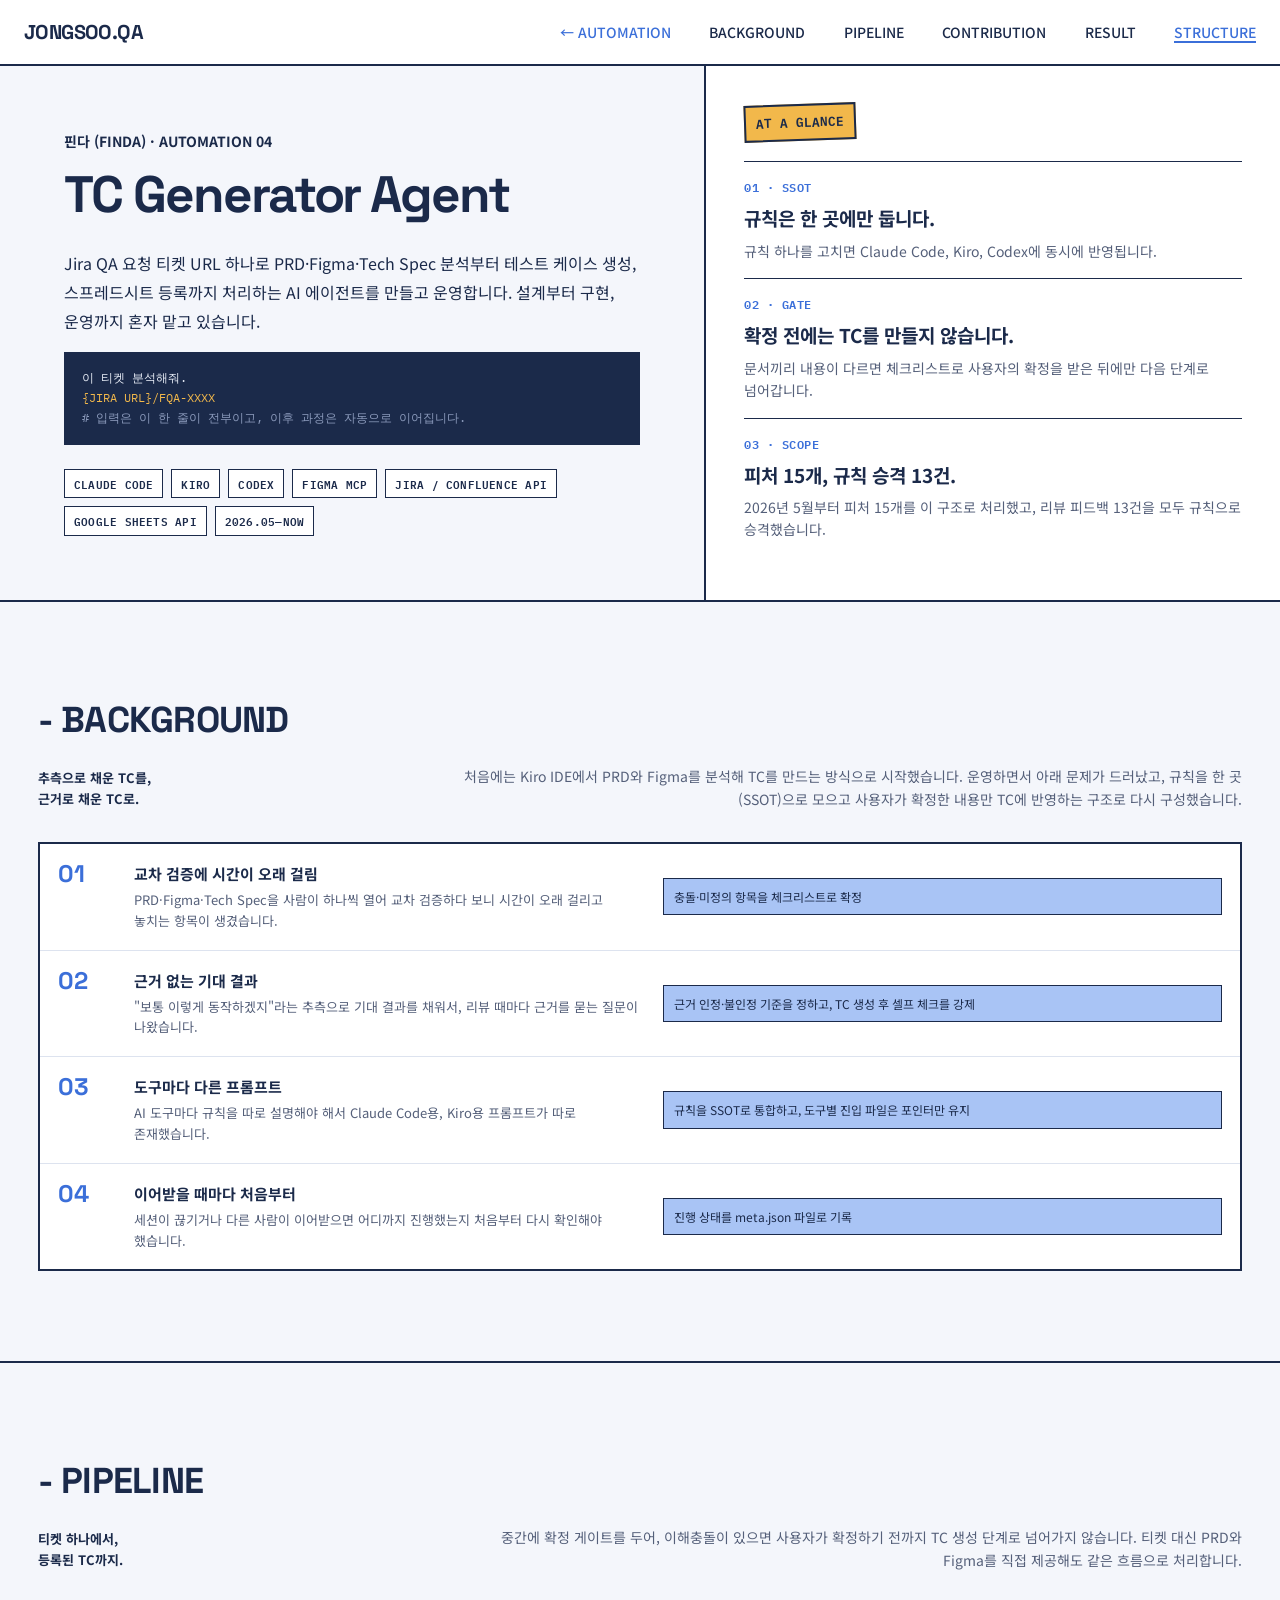
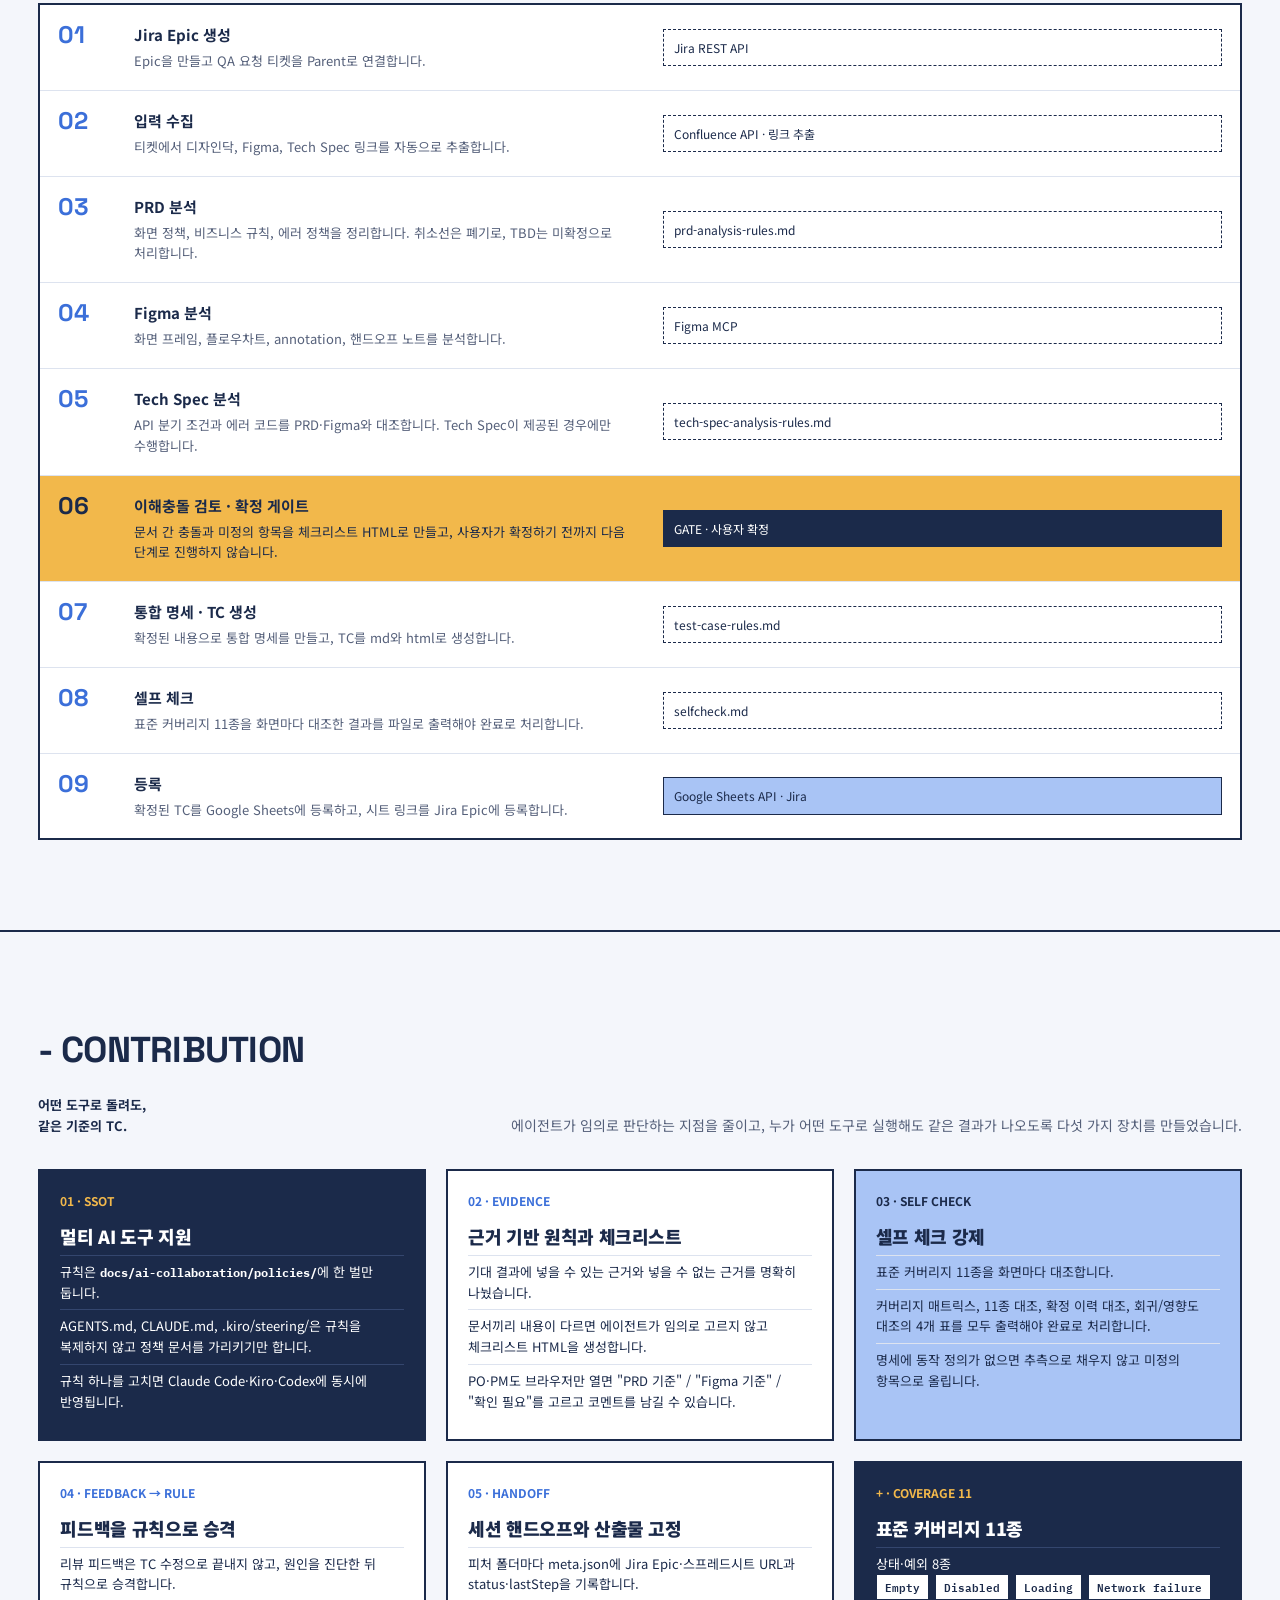
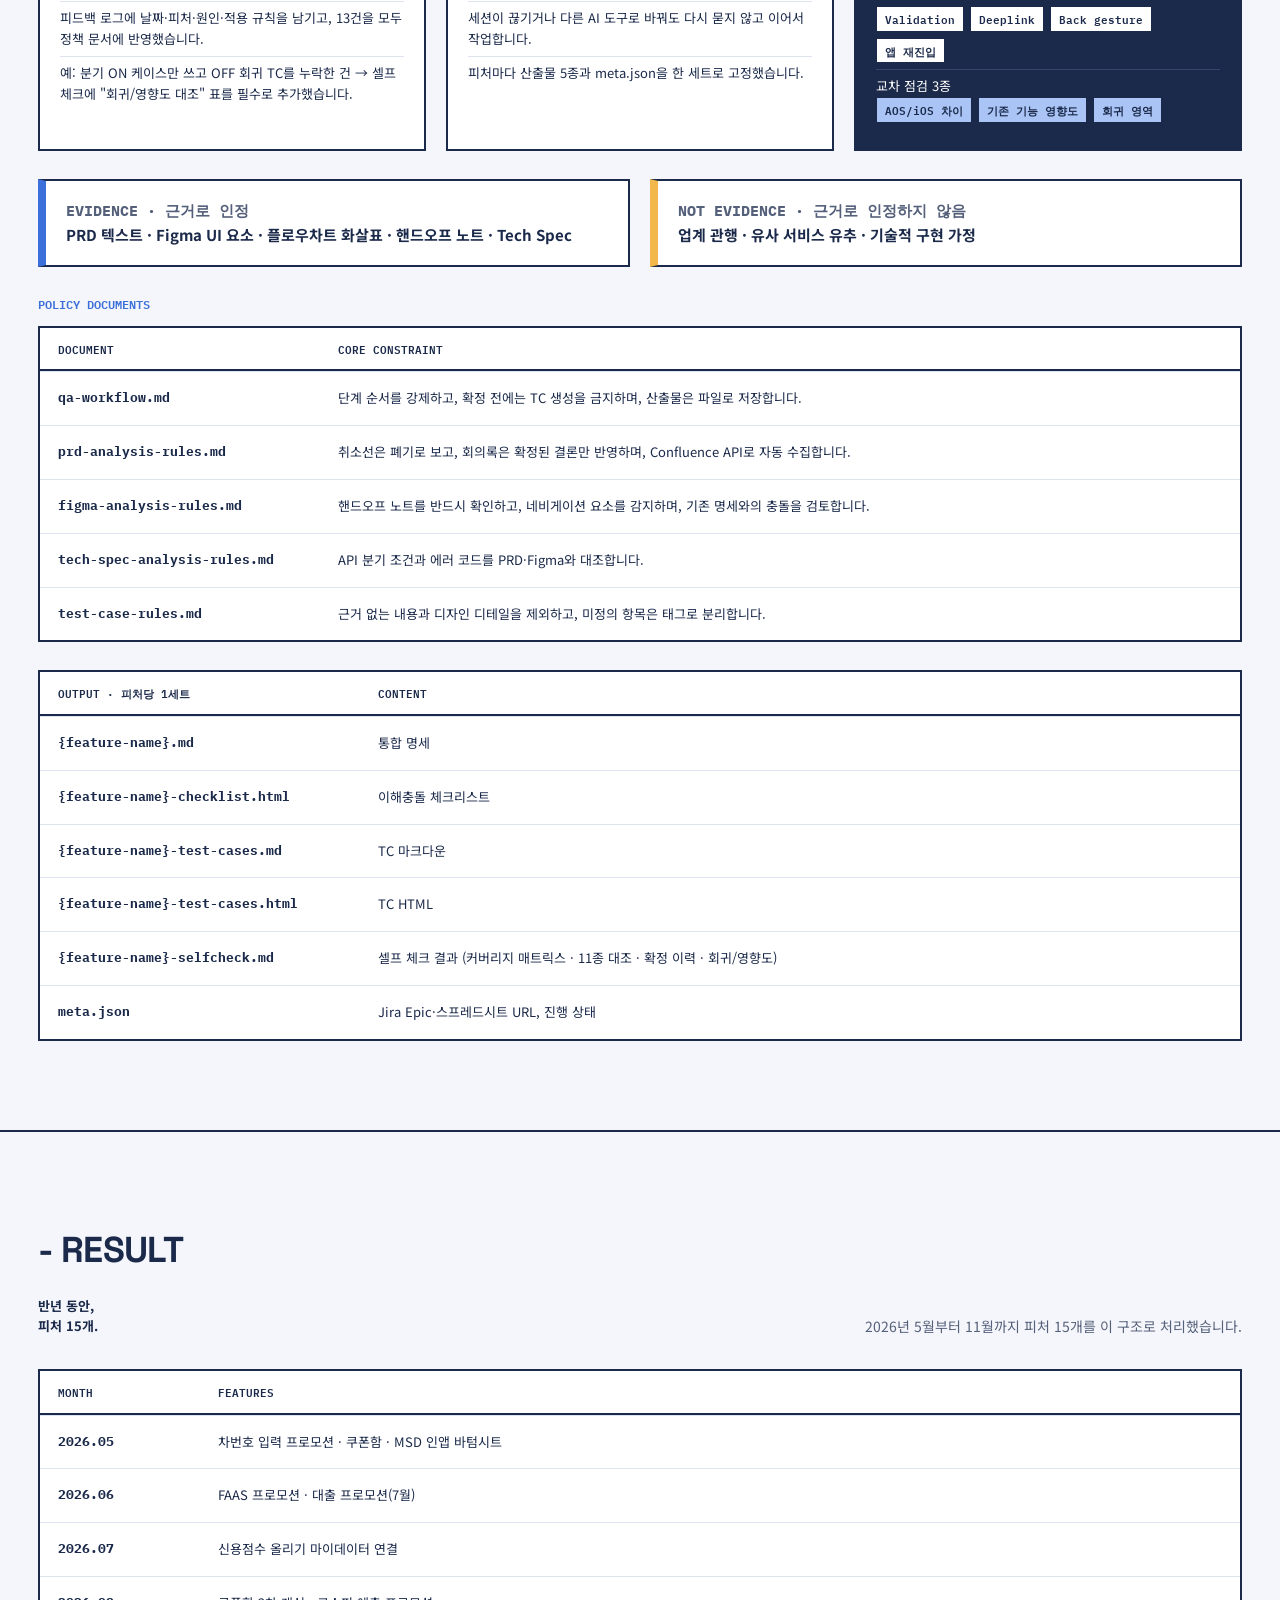
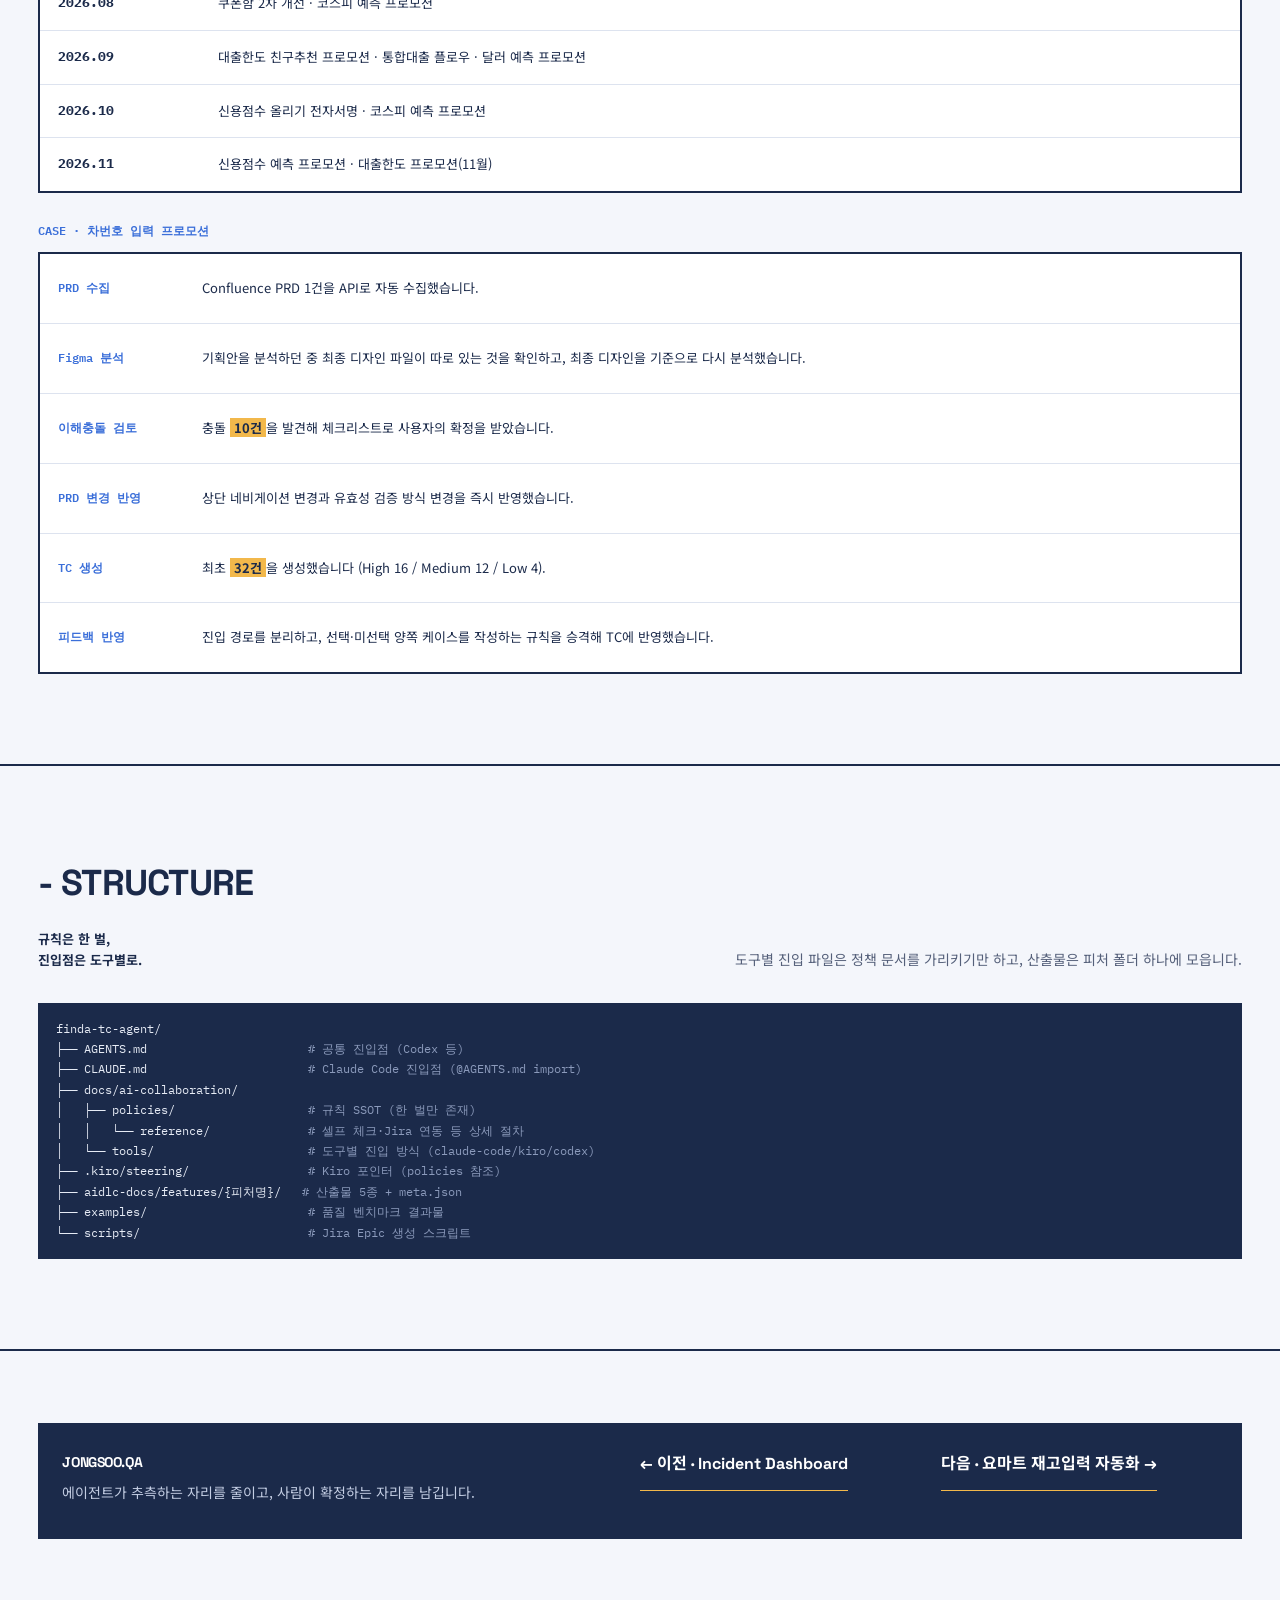
<file: automation/tc-generator.html>
<!doctype html>
<html lang="ko">
<head>
  <meta charset="utf-8">
  <meta name="viewport" content="width=device-width, initial-scale=1">
  <title>TC Generator Agent — JONGSOO.QA</title>
  <meta name="description" content="Jira 티켓 하나로 PRD·Figma·Tech Spec을 분석하고 근거 기반 TC를 생성하는 AI 에이전트">
  <link rel="preconnect" href="https://fonts.googleapis.com">
  <link rel="preconnect" href="https://fonts.gstatic.com" crossorigin>
  <link href="https://fonts.googleapis.com/css2?family=IBM+Plex+Mono:wght@500;600&family=Noto+Sans+KR:wght@400;500;700;900&family=Space+Grotesk:wght@600;700&display=swap" rel="stylesheet">
  <link rel="stylesheet" href="../css/style.css">
</head>
<body class="detail">
  <header class="topbar">
    <a class="brand" href="../index.html">JONGSOO.QA</a>
    <nav>
      <a class="back" href="../index.html#automation">← AUTOMATION</a>
      <a href="#background">BACKGROUND</a>
      <a href="#pipeline">PIPELINE</a>
      <a href="#contribution">CONTRIBUTION</a>
      <a href="#result">RESULT</a>
      <a href="#structure">STRUCTURE</a>
    </nav>
  </header>

  <main id="top">
    <section class="hero">
      <div class="hero-copy">
        <p class="eyebrow">핀다 (FINDA) · AUTOMATION 04</p>
        <h1>TC Generator Agent</h1>
        <p class="hero-summary">
          Jira QA 요청 티켓 URL 하나로 PRD·Figma·Tech Spec 분석부터 테스트 케이스 생성, 스프레드시트 등록까지 처리하는 AI 에이전트를 만들고 운영합니다.
          설계부터 구현, 운영까지 혼자 맡고 있습니다.
        </p>
<pre class="code">이 티켓 분석해줘.
<span class="s">{JIRA URL}/FQA-XXXX</span>
<span class="c"># 입력은 이 한 줄이 전부이고, 이후 과정은 자동으로 이어집니다.</span></pre>
        <ul class="chips">
          <li>CLAUDE CODE</li>
          <li>KIRO</li>
          <li>CODEX</li>
          <li>FIGMA MCP</li>
          <li>JIRA / CONFLUENCE API</li>
          <li>GOOGLE SHEETS API</li>
          <li>2026.05—NOW</li>
        </ul>
      </div>

      <aside class="why">
        <span class="tag">AT A GLANCE</span>
        <article>
          <p class="why-key">01 · SSOT</p>
          <h2>규칙은 한 곳에만 둡니다.</h2>
          <p>규칙 하나를 고치면 Claude Code, Kiro, Codex에 동시에 반영됩니다.</p>
        </article>
        <article>
          <p class="why-key">02 · GATE</p>
          <h2>확정 전에는 TC를 만들지 않습니다.</h2>
          <p>문서끼리 내용이 다르면 체크리스트로 사용자의 확정을 받은 뒤에만 다음 단계로 넘어갑니다.</p>
        </article>
        <article>
          <p class="why-key">03 · SCOPE</p>
          <h2>피처 15개, 규칙 승격 13건.</h2>
          <p>2026년 5월부터 피처 15개를 이 구조로 처리했고, 리뷰 피드백 13건을 모두 규칙으로 승격했습니다.</p>
        </article>
      </aside>
    </section>

    <section class="floor" id="background">
      <div class="floor-head">
        <h2 class="floor-title">- BACKGROUND</h2>
        <p class="floor-sub">추측으로 채운 TC를,<br>근거로 채운 TC로.</p>
        <p class="floor-lead">처음에는 Kiro IDE에서 PRD와 Figma를 분석해 TC를 만드는 방식으로 시작했습니다. 운영하면서 아래 문제가 드러났고, 규칙을 한 곳(SSOT)으로 모으고 사용자가 확정한 내용만 TC에 반영하는 구조로 다시 구성했습니다.</p>
      </div>

      <ol class="checks">
        <li>
          <div><h3>교차 검증에 시간이 오래 걸림</h3><p>PRD·Figma·Tech Spec을 사람이 하나씩 열어 교차 검증하다 보니 시간이 오래 걸리고 놓치는 항목이 생겼습니다.</p></div>
          <span class="fail ok">충돌·미정의 항목을 체크리스트로 확정</span>
        </li>
        <li>
          <div><h3>근거 없는 기대 결과</h3><p>"보통 이렇게 동작하겠지"라는 추측으로 기대 결과를 채워서, 리뷰 때마다 근거를 묻는 질문이 나왔습니다.</p></div>
          <span class="fail ok">근거 인정·불인정 기준을 정하고, TC 생성 후 셀프 체크를 강제</span>
        </li>
        <li>
          <div><h3>도구마다 다른 프롬프트</h3><p>AI 도구마다 규칙을 따로 설명해야 해서 Claude Code용, Kiro용 프롬프트가 따로 존재했습니다.</p></div>
          <span class="fail ok">규칙을 SSOT로 통합하고, 도구별 진입 파일은 포인터만 유지</span>
        </li>
        <li>
          <div><h3>이어받을 때마다 처음부터</h3><p>세션이 끊기거나 다른 사람이 이어받으면 어디까지 진행했는지 처음부터 다시 확인해야 했습니다.</p></div>
          <span class="fail ok">진행 상태를 meta.json 파일로 기록</span>
        </li>
      </ol>
    </section>

    <section class="floor" id="pipeline">
      <div class="floor-head">
        <h2 class="floor-title">- PIPELINE</h2>
        <p class="floor-sub">티켓 하나에서,<br>등록된 TC까지.</p>
        <p class="floor-lead">중간에 확정 게이트를 두어, 이해충돌이 있으면 사용자가 확정하기 전까지 TC 생성 단계로 넘어가지 않습니다. 티켓 대신 PRD와 Figma를 직접 제공해도 같은 흐름으로 처리합니다.</p>
      </div>

      <ol class="checks">
        <li>
          <div><h3>Jira Epic 생성</h3><p>Epic을 만들고 QA 요청 티켓을 Parent로 연결합니다.</p></div>
          <span class="fail">Jira REST API</span>
        </li>
        <li>
          <div><h3>입력 수집</h3><p>티켓에서 디자인닥, Figma, Tech Spec 링크를 자동으로 추출합니다.</p></div>
          <span class="fail">Confluence API · 링크 추출</span>
        </li>
        <li>
          <div><h3>PRD 분석</h3><p>화면 정책, 비즈니스 규칙, 에러 정책을 정리합니다. 취소선은 폐기로, TBD는 미확정으로 처리합니다.</p></div>
          <span class="fail">prd-analysis-rules.md</span>
        </li>
        <li>
          <div><h3>Figma 분석</h3><p>화면 프레임, 플로우차트, annotation, 핸드오프 노트를 분석합니다.</p></div>
          <span class="fail">Figma MCP</span>
        </li>
        <li>
          <div><h3>Tech Spec 분석</h3><p>API 분기 조건과 에러 코드를 PRD·Figma와 대조합니다. Tech Spec이 제공된 경우에만 수행합니다.</p></div>
          <span class="fail">tech-spec-analysis-rules.md</span>
        </li>
        <li class="gate">
          <div><h3>이해충돌 검토 · 확정 게이트</h3><p>문서 간 충돌과 미정의 항목을 체크리스트 HTML로 만들고, 사용자가 확정하기 전까지 다음 단계로 진행하지 않습니다.</p></div>
          <span class="fail gate">GATE · 사용자 확정</span>
        </li>
        <li>
          <div><h3>통합 명세 · TC 생성</h3><p>확정된 내용으로 통합 명세를 만들고, TC를 md와 html로 생성합니다.</p></div>
          <span class="fail">test-case-rules.md</span>
        </li>
        <li>
          <div><h3>셀프 체크</h3><p>표준 커버리지 11종을 화면마다 대조한 결과를 파일로 출력해야 완료로 처리합니다.</p></div>
          <span class="fail">selfcheck.md</span>
        </li>
        <li>
          <div><h3>등록</h3><p>확정된 TC를 Google Sheets에 등록하고, 시트 링크를 Jira Epic에 등록합니다.</p></div>
          <span class="fail ok">Google Sheets API · Jira</span>
        </li>
      </ol>
    </section>

    <section class="floor" id="contribution">
      <div class="floor-head">
        <h2 class="floor-title">- CONTRIBUTION</h2>
        <p class="floor-sub">어떤 도구로 돌려도,<br>같은 기준의 TC.</p>
        <p class="floor-lead">에이전트가 임의로 판단하는 지점을 줄이고, 누가 어떤 도구로 실행해도 같은 결과가 나오도록 다섯 가지 장치를 만들었습니다.</p>
      </div>

      <div class="modules">
        <div class="module dark">
          <p class="role-line">01 · SSOT</p>
          <h3 class="ko">멀티 AI 도구 지원</h3>
          <ul>
            <li>규칙은 <b>docs/ai-collaboration/policies/</b>에 한 벌만 둡니다.</li>
            <li>AGENTS.md, CLAUDE.md, .kiro/steering/은 규칙을 복제하지 않고 정책 문서를 가리키기만 합니다.</li>
            <li>규칙 하나를 고치면 Claude Code·Kiro·Codex에 동시에 반영됩니다.</li>
          </ul>
        </div>
        <div class="module">
          <p class="role-line">02 · EVIDENCE</p>
          <h3 class="ko">근거 기반 원칙과 체크리스트</h3>
          <ul>
            <li>기대 결과에 넣을 수 있는 근거와 넣을 수 없는 근거를 명확히 나눴습니다.</li>
            <li>문서끼리 내용이 다르면 에이전트가 임의로 고르지 않고 체크리스트 HTML을 생성합니다.</li>
            <li>PO·PM도 브라우저만 열면 "PRD 기준" / "Figma 기준" / "확인 필요"를 고르고 코멘트를 남길 수 있습니다.</li>
          </ul>
        </div>
        <div class="module soft">
          <p class="role-line">03 · SELF CHECK</p>
          <h3 class="ko">셀프 체크 강제</h3>
          <ul>
            <li>표준 커버리지 11종을 화면마다 대조합니다.</li>
            <li>커버리지 매트릭스, 11종 대조, 확정 이력 대조, 회귀/영향도 대조의 4개 표를 모두 출력해야 완료로 처리합니다.</li>
            <li>명세에 동작 정의가 없으면 추측으로 채우지 않고 미정의 항목으로 올립니다.</li>
          </ul>
        </div>
        <div class="module">
          <p class="role-line">04 · FEEDBACK → RULE</p>
          <h3 class="ko">피드백을 규칙으로 승격</h3>
          <ul>
            <li>리뷰 피드백은 TC 수정으로 끝내지 않고, 원인을 진단한 뒤 규칙으로 승격합니다.</li>
            <li>피드백 로그에 날짜·피처·원인·적용 규칙을 남기고, 13건을 모두 정책 문서에 반영했습니다.</li>
            <li>예: 분기 ON 케이스만 쓰고 OFF 회귀 TC를 누락한 건 → 셀프 체크에 "회귀/영향도 대조" 표를 필수로 추가했습니다.</li>
          </ul>
        </div>
        <div class="module">
          <p class="role-line">05 · HANDOFF</p>
          <h3 class="ko">세션 핸드오프와 산출물 고정</h3>
          <ul>
            <li>피처 폴더마다 meta.json에 Jira Epic·스프레드시트 URL과 status·lastStep을 기록합니다.</li>
            <li>세션이 끊기거나 다른 AI 도구로 바꿔도 다시 묻지 않고 이어서 작업합니다.</li>
            <li>피처마다 산출물 5종과 meta.json을 한 세트로 고정했습니다.</li>
          </ul>
        </div>
        <div class="module dark">
          <p class="role-line">+ · COVERAGE 11</p>
          <h3 class="ko">표준 커버리지 11종</h3>
          <ul>
            <li>상태·예외 8종
              <ul class="tags"><li>Empty</li><li>Disabled</li><li>Loading</li><li>Network failure</li><li>Validation</li><li>Deeplink</li><li>Back gesture</li><li>앱 재진입</li></ul>
            </li>
            <li>교차 점검 3종
              <ul class="tags soft"><li>AOS/iOS 차이</li><li>기존 기능 영향도</li><li>회귀 영역</li></ul>
            </li>
          </ul>
        </div>
      </div>

      <div class="split" style="margin-top: 28px">
        <div class="msg ok">
          <p class="msg-head">EVIDENCE · 근거로 인정</p>
          <p>PRD 텍스트 · Figma UI 요소 · 플로우차트 화살표 · 핸드오프 노트 · Tech Spec</p>
        </div>
        <div class="msg fail">
          <p class="msg-head">NOT EVIDENCE · 근거로 인정하지 않음</p>
          <p>업계 관행 · 유사 서비스 유추 · 기술적 구현 가정</p>
        </div>
      </div>

      <p class="sub-title" style="margin-top: 28px">POLICY DOCUMENTS</p>
      <div class="spec" style="--cols: 260px 1fr">
        <div class="row head"><span>DOCUMENT</span><span>CORE CONSTRAINT</span></div>
        <div class="row"><b>qa-workflow.md</b><p>단계 순서를 강제하고, 확정 전에는 TC 생성을 금지하며, 산출물은 파일로 저장합니다.</p></div>
        <div class="row"><b>prd-analysis-rules.md</b><p>취소선은 폐기로 보고, 회의록은 확정된 결론만 반영하며, Confluence API로 자동 수집합니다.</p></div>
        <div class="row"><b>figma-analysis-rules.md</b><p>핸드오프 노트를 반드시 확인하고, 네비게이션 요소를 감지하며, 기존 명세와의 충돌을 검토합니다.</p></div>
        <div class="row"><b>tech-spec-analysis-rules.md</b><p>API 분기 조건과 에러 코드를 PRD·Figma와 대조합니다.</p></div>
        <div class="row"><b>test-case-rules.md</b><p>근거 없는 내용과 디자인 디테일을 제외하고, 미정의 항목은 태그로 분리합니다.</p></div>
      </div>

      <div class="spec" style="--cols: 300px 1fr">
        <div class="row head"><span>OUTPUT · 피처당 1세트</span><span>CONTENT</span></div>
        <div class="row"><b>{feature-name}.md</b><p>통합 명세</p></div>
        <div class="row"><b>{feature-name}-checklist.html</b><p>이해충돌 체크리스트</p></div>
        <div class="row"><b>{feature-name}-test-cases.md</b><p>TC 마크다운</p></div>
        <div class="row"><b>{feature-name}-test-cases.html</b><p>TC HTML</p></div>
        <div class="row"><b>{feature-name}-selfcheck.md</b><p>셀프 체크 결과 (커버리지 매트릭스 · 11종 대조 · 확정 이력 · 회귀/영향도)</p></div>
        <div class="row"><b>meta.json</b><p>Jira Epic·스프레드시트 URL, 진행 상태</p></div>
      </div>
    </section>

    <section class="floor" id="result">
      <div class="floor-head">
        <h2 class="floor-title">- RESULT</h2>
        <p class="floor-sub">반년 동안,<br>피처 15개.</p>
        <p class="floor-lead">2026년 5월부터 11월까지 피처 15개를 이 구조로 처리했습니다.</p>
      </div>

      <div class="spec" style="--cols: 140px 1fr">
        <div class="row head"><span>MONTH</span><span>FEATURES</span></div>
        <div class="row"><b>2026.05</b><p>차번호 입력 프로모션 · 쿠폰함 · MSD 인앱 바텀시트</p></div>
        <div class="row"><b>2026.06</b><p>FAAS 프로모션 · 대출 프로모션(7월)</p></div>
        <div class="row"><b>2026.07</b><p>신용점수 올리기 마이데이터 연결</p></div>
        <div class="row"><b>2026.08</b><p>쿠폰함 2차 개선 · 코스피 예측 프로모션</p></div>
        <div class="row"><b>2026.09</b><p>대출한도 친구추천 프로모션 · 통합대출 플로우 · 달러 예측 프로모션</p></div>
        <div class="row"><b>2026.10</b><p>신용점수 올리기 전자서명 · 코스피 예측 프로모션</p></div>
        <div class="row"><b>2026.11</b><p>신용점수 예측 프로모션 · 대출한도 프로모션(11월)</p></div>
      </div>

      <p class="sub-title" style="margin-top: 28px">CASE · 차번호 입력 프로모션</p>
      <div class="timeline">
        <div class="tl-item">
          <span class="tl-date">PRD 수집</span>
          <p style="margin:0; font-size:13px">Confluence PRD 1건을 API로 자동 수집했습니다.</p>
        </div>
        <div class="tl-item">
          <span class="tl-date">Figma 분석</span>
          <p style="margin:0; font-size:13px">기획안을 분석하던 중 최종 디자인 파일이 따로 있는 것을 확인하고, 최종 디자인을 기준으로 다시 분석했습니다.</p>
        </div>
        <div class="tl-item">
          <span class="tl-date">이해충돌 검토</span>
          <p style="margin:0; font-size:13px">충돌 <mark>10건</mark>을 발견해 체크리스트로 사용자의 확정을 받았습니다.</p>
        </div>
        <div class="tl-item">
          <span class="tl-date">PRD 변경 반영</span>
          <p style="margin:0; font-size:13px">상단 네비게이션 변경과 유효성 검증 방식 변경을 즉시 반영했습니다.</p>
        </div>
        <div class="tl-item">
          <span class="tl-date">TC 생성</span>
          <p style="margin:0; font-size:13px">최초 <mark>32건</mark>을 생성했습니다 (High 16 / Medium 12 / Low 4).</p>
        </div>
        <div class="tl-item">
          <span class="tl-date">피드백 반영</span>
          <p style="margin:0; font-size:13px">진입 경로를 분리하고, 선택·미선택 양쪽 케이스를 작성하는 규칙을 승격해 TC에 반영했습니다.</p>
        </div>
      </div>
    </section>

    <section class="floor" id="structure">
      <div class="floor-head">
        <h2 class="floor-title">- STRUCTURE</h2>
        <p class="floor-sub">규칙은 한 벌,<br>진입점은 도구별로.</p>
        <p class="floor-lead">도구별 진입 파일은 정책 문서를 가리키기만 하고, 산출물은 피처 폴더 하나에 모읍니다.</p>
      </div>

<pre class="code">finda-tc-agent/
├── AGENTS.md                       <span class="c"># 공통 진입점 (Codex 등)</span>
├── CLAUDE.md                       <span class="c"># Claude Code 진입점 (@AGENTS.md import)</span>
├── docs/ai-collaboration/
│   ├── policies/                   <span class="c"># 규칙 SSOT (한 벌만 존재)</span>
│   │   └── reference/              <span class="c"># 셀프 체크·Jira 연동 등 상세 절차</span>
│   └── tools/                      <span class="c"># 도구별 진입 방식 (claude-code/kiro/codex)</span>
├── .kiro/steering/                 <span class="c"># Kiro 포인터 (policies 참조)</span>
├── aidlc-docs/features/{피처명}/   <span class="c"># 산출물 5종 + meta.json</span>
├── examples/                       <span class="c"># 품질 벤치마크 결과물</span>
└── scripts/                        <span class="c"># Jira Epic 생성 스크립트</span></pre>
    </section>

    <footer class="contact">
      <div>
        <p class="brand">JONGSOO.QA</p>
        <p>에이전트가 추측하는 자리를 줄이고, 사람이 확정하는 자리를 남깁니다.</p>
      </div>
      <a href="./incident-dashboard.html">← 이전 · Incident Dashboard</a>
      <a href="./yomart-stock.html">다음 · 요마트 재고입력 자동화 →</a>
    </footer>
  </main>

  <script src="../js/main.js"></script>
</body>
</html>
</file>
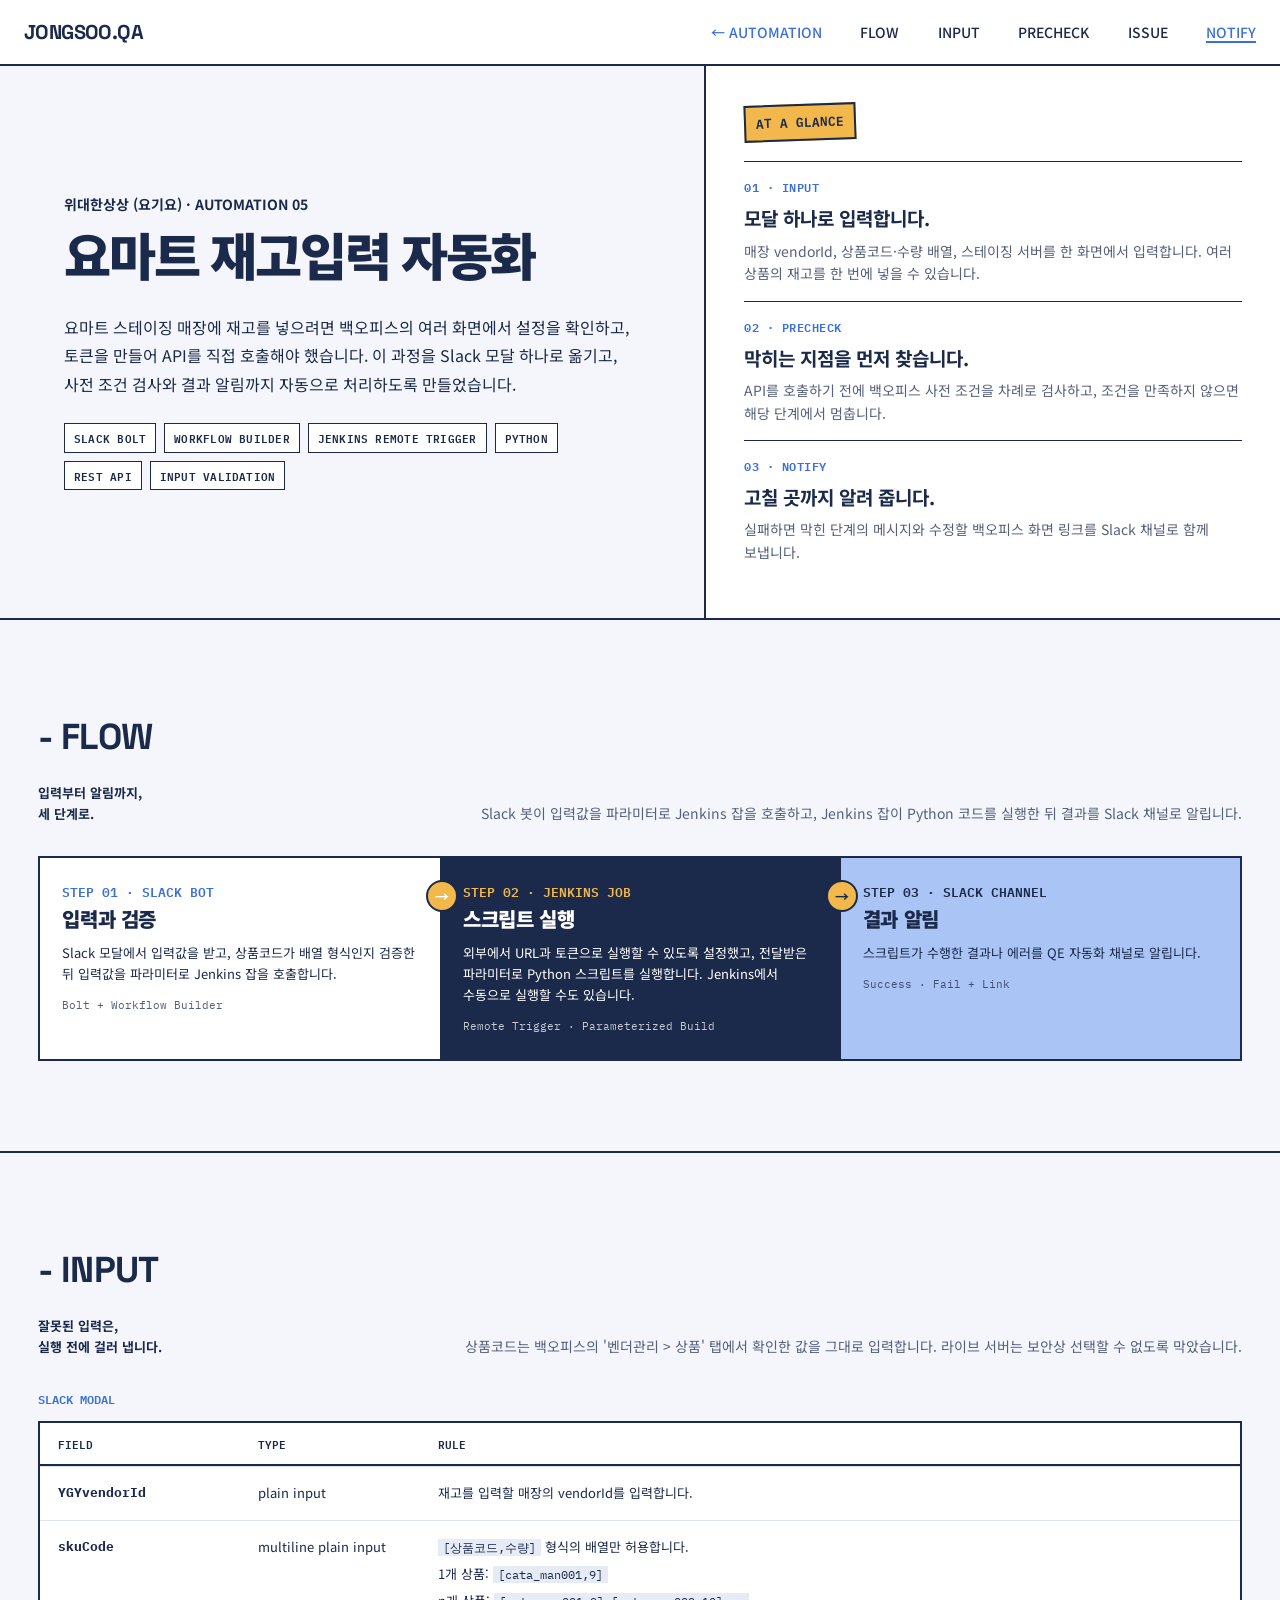
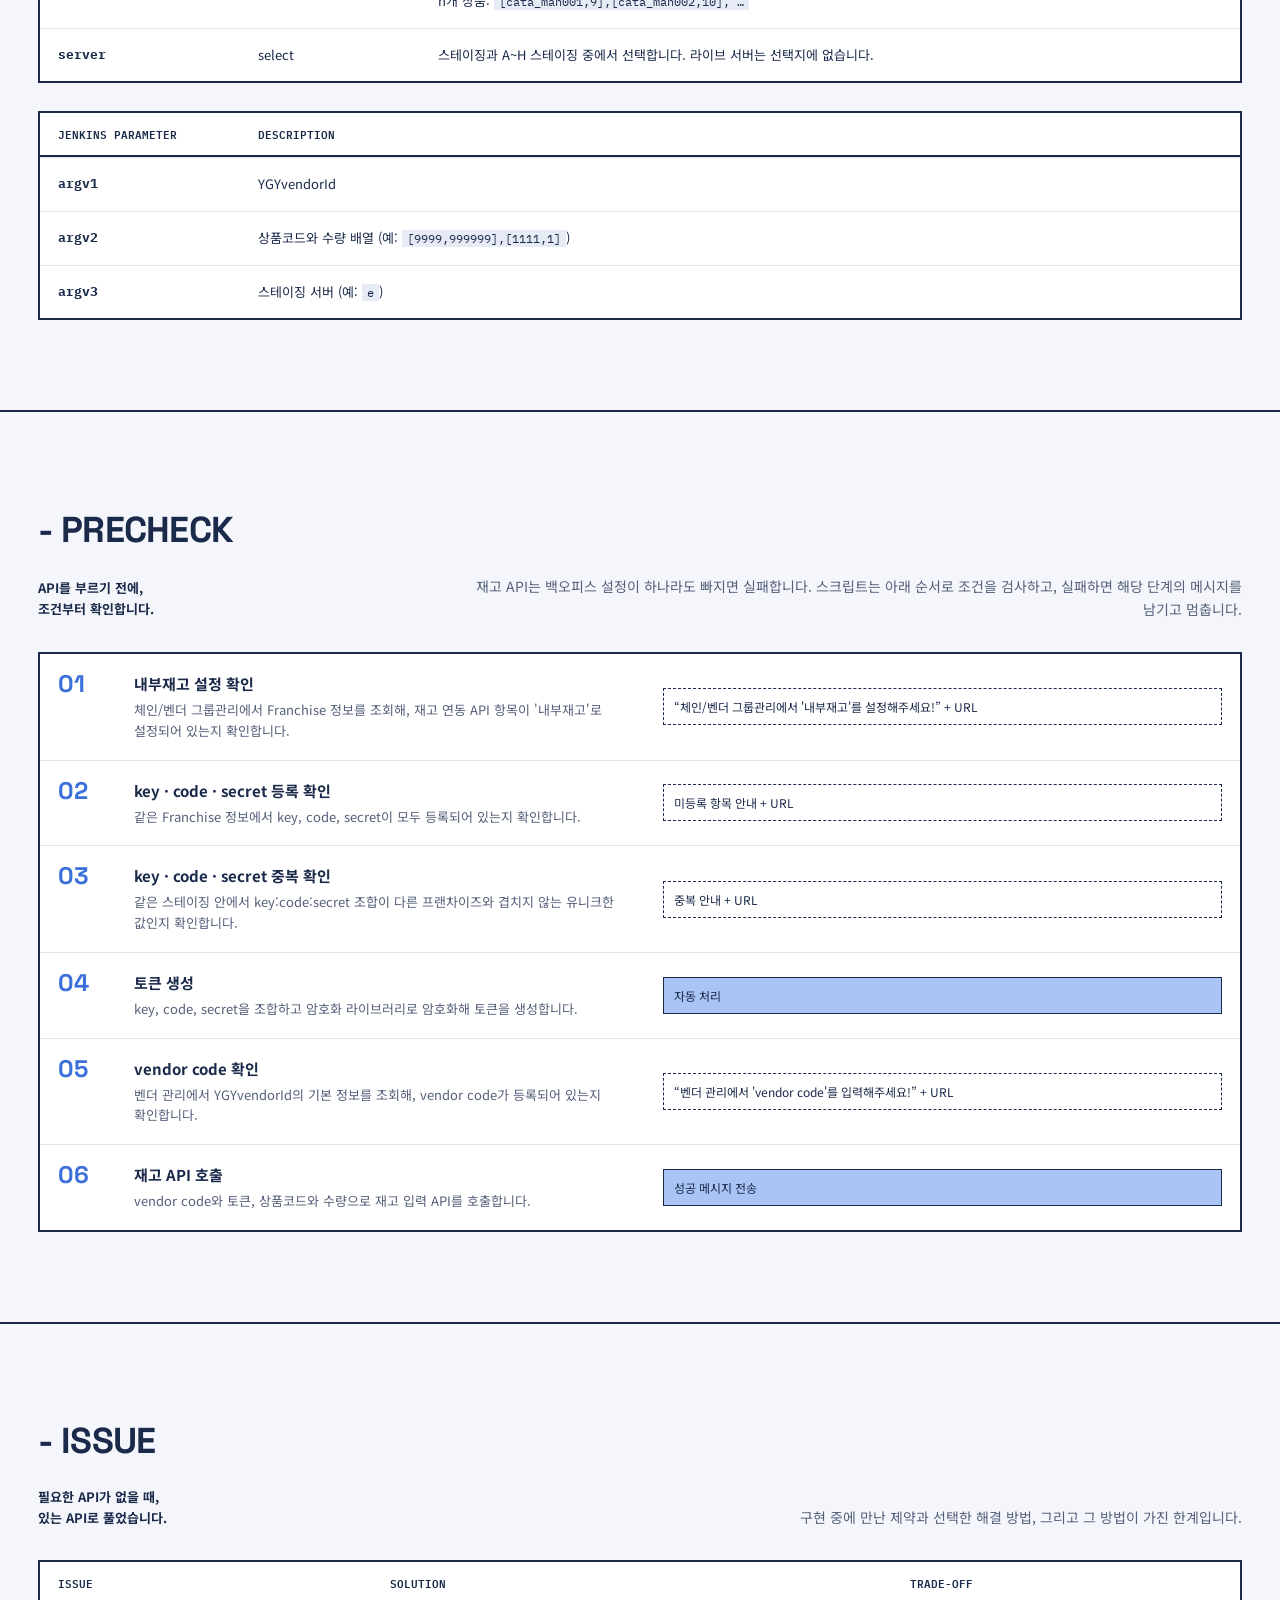
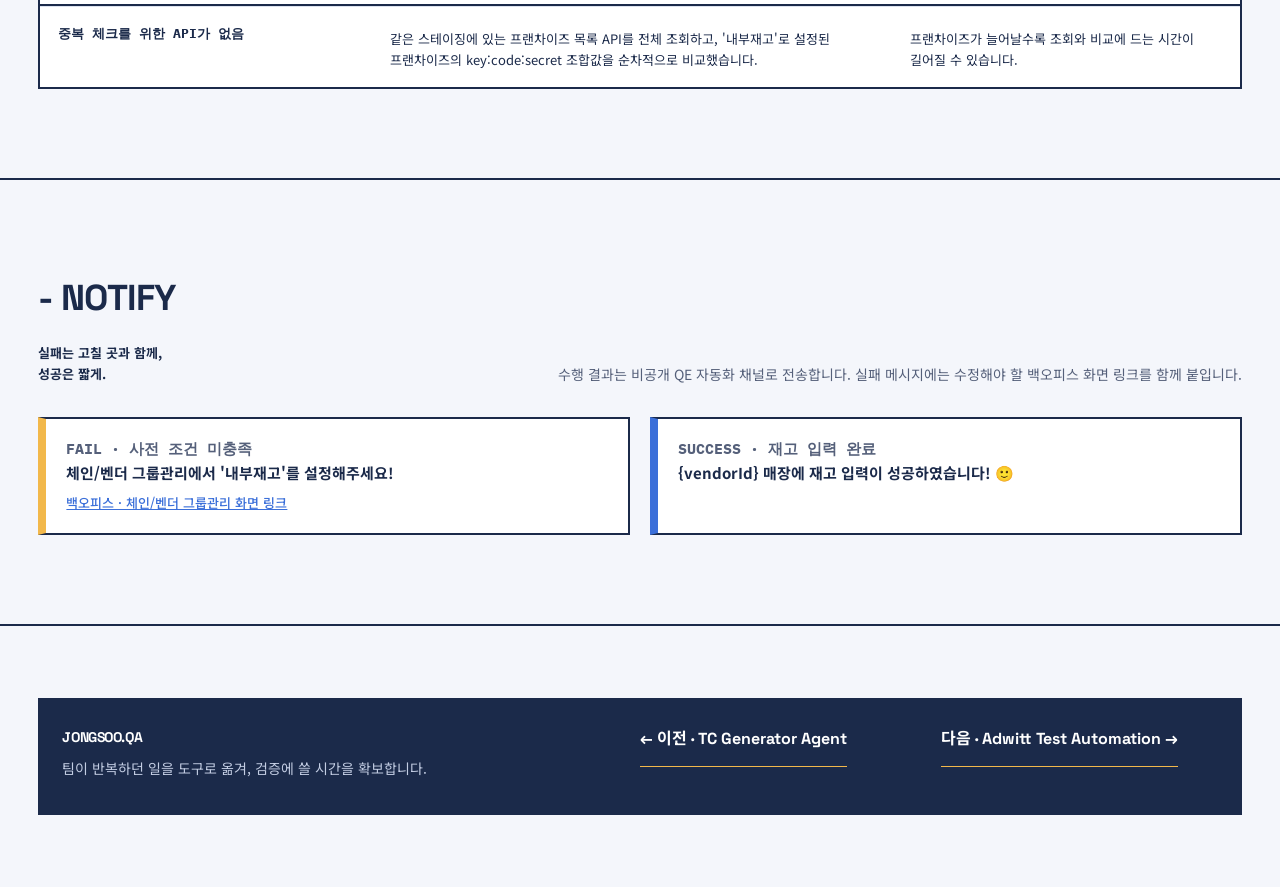
<file: automation/yomart-stock.html>
<!doctype html>
<html lang="ko">
<head>
  <meta charset="utf-8">
  <meta name="viewport" content="width=device-width, initial-scale=1">
  <title>요마트 재고입력 자동화 — JONGSOO.QA</title>
  <meta name="description" content="Slack 봇과 Jenkins로 요마트 스테이징 매장의 재고 입력을 자동화한 사내 도구">
  <link rel="preconnect" href="https://fonts.googleapis.com">
  <link rel="preconnect" href="https://fonts.gstatic.com" crossorigin>
  <link href="https://fonts.googleapis.com/css2?family=IBM+Plex+Mono:wght@500;600&family=Noto+Sans+KR:wght@400;500;700;900&family=Space+Grotesk:wght@600;700&display=swap" rel="stylesheet">
  <link rel="stylesheet" href="../css/style.css">
</head>
<body class="detail">
  <header class="topbar">
    <a class="brand" href="../index.html">JONGSOO.QA</a>
    <nav>
      <a class="back" href="../index.html#automation">← AUTOMATION</a>
      <a href="#flow">FLOW</a>
      <a href="#input">INPUT</a>
      <a href="#precheck">PRECHECK</a>
      <a href="#issue">ISSUE</a>
      <a href="#notify">NOTIFY</a>
    </nav>
  </header>

  <main id="top">
    <section class="hero">
      <div class="hero-copy">
        <p class="eyebrow">위대한상상 (요기요) · AUTOMATION 05</p>
        <h1>요마트 재고입력 자동화</h1>
        <p class="hero-summary">
          요마트 스테이징 매장에 재고를 넣으려면 백오피스의 여러 화면에서 설정을 확인하고, 토큰을 만들어 API를 직접 호출해야 했습니다.
          이 과정을 Slack 모달 하나로 옮기고, 사전 조건 검사와 결과 알림까지 자동으로 처리하도록 만들었습니다.
        </p>
        <ul class="chips">
          <li>SLACK BOLT</li>
          <li>WORKFLOW BUILDER</li>
          <li>JENKINS REMOTE TRIGGER</li>
          <li>PYTHON</li>
          <li>REST API</li>
          <li>INPUT VALIDATION</li>
        </ul>
      </div>

      <aside class="why">
        <span class="tag">AT A GLANCE</span>
        <article>
          <p class="why-key">01 · INPUT</p>
          <h2>모달 하나로 입력합니다.</h2>
          <p>매장 vendorId, 상품코드·수량 배열, 스테이징 서버를 한 화면에서 입력합니다. 여러 상품의 재고를 한 번에 넣을 수 있습니다.</p>
        </article>
        <article>
          <p class="why-key">02 · PRECHECK</p>
          <h2>막히는 지점을 먼저 찾습니다.</h2>
          <p>API를 호출하기 전에 백오피스 사전 조건을 차례로 검사하고, 조건을 만족하지 않으면 해당 단계에서 멈춥니다.</p>
        </article>
        <article>
          <p class="why-key">03 · NOTIFY</p>
          <h2>고칠 곳까지 알려 줍니다.</h2>
          <p>실패하면 막힌 단계의 메시지와 수정할 백오피스 화면 링크를 Slack 채널로 함께 보냅니다.</p>
        </article>
      </aside>
    </section>

    <section class="floor" id="flow">
      <div class="floor-head">
        <h2 class="floor-title">- FLOW</h2>
        <p class="floor-sub">입력부터 알림까지,<br>세 단계로.</p>
        <p class="floor-lead">Slack 봇이 입력값을 파라미터로 Jenkins 잡을 호출하고, Jenkins 잡이 Python 코드를 실행한 뒤 결과를 Slack 채널로 알립니다.</p>
      </div>

      <div class="flow">
        <div class="flow-step">
          <p class="step-key">STEP 01 · SLACK BOT</p>
          <h3>입력과 검증</h3>
          <p>Slack 모달에서 입력값을 받고, 상품코드가 배열 형식인지 검증한 뒤 입력값을 파라미터로 Jenkins 잡을 호출합니다.</p>
          <small>Bolt + Workflow Builder</small>
        </div>
        <div class="flow-step dark">
          <p class="step-key">STEP 02 · JENKINS JOB</p>
          <h3>스크립트 실행</h3>
          <p>외부에서 URL과 토큰으로 실행할 수 있도록 설정했고, 전달받은 파라미터로 Python 스크립트를 실행합니다. Jenkins에서 수동으로 실행할 수도 있습니다.</p>
          <small>Remote Trigger · Parameterized Build</small>
        </div>
        <div class="flow-step soft">
          <p class="step-key">STEP 03 · SLACK CHANNEL</p>
          <h3>결과 알림</h3>
          <p>스크립트가 수행한 결과나 에러를 QE 자동화 채널로 알립니다.</p>
          <small>Success · Fail + Link</small>
        </div>
      </div>
    </section>

    <section class="floor" id="input">
      <div class="floor-head">
        <h2 class="floor-title">- INPUT</h2>
        <p class="floor-sub">잘못된 입력은,<br>실행 전에 걸러 냅니다.</p>
        <p class="floor-lead">상품코드는 백오피스의 '벤더관리 &gt; 상품' 탭에서 확인한 값을 그대로 입력합니다. 라이브 서버는 보안상 선택할 수 없도록 막았습니다.</p>
      </div>

      <p class="sub-title">SLACK MODAL</p>
      <div class="spec">
        <div class="row head"><span>FIELD</span><span>TYPE</span><span>RULE</span></div>
        <div class="row">
          <b>YGYvendorId</b>
          <span>plain input</span>
          <p>재고를 입력할 매장의 vendorId를 입력합니다.</p>
        </div>
        <div class="row">
          <b>skuCode</b>
          <span>multiline plain input</span>
          <div>
            <p><code>[상품코드,수량]</code> 형식의 배열만 허용합니다.</p>
            <p>1개 상품: <code>[cata_man001,9]</code></p>
            <p>n개 상품: <code>[cata_man001,9],[cata_man002,10], …</code></p>
          </div>
        </div>
        <div class="row">
          <b>server</b>
          <span>select</span>
          <p>스테이징과 A~H 스테이징 중에서 선택합니다. 라이브 서버는 선택지에 없습니다.</p>
        </div>
      </div>

      <div class="spec" style="--cols: 180px 1fr">
        <div class="row head"><span>JENKINS PARAMETER</span><span>DESCRIPTION</span></div>
        <div class="row"><b>argv1</b><p>YGYvendorId</p></div>
        <div class="row"><b>argv2</b><p>상품코드와 수량 배열 (예: <code>[9999,999999],[1111,1]</code>)</p></div>
        <div class="row"><b>argv3</b><p>스테이징 서버 (예: <code>e</code>)</p></div>
      </div>
    </section>

    <section class="floor" id="precheck">
      <div class="floor-head">
        <h2 class="floor-title">- PRECHECK</h2>
        <p class="floor-sub">API를 부르기 전에,<br>조건부터 확인합니다.</p>
        <p class="floor-lead">재고 API는 백오피스 설정이 하나라도 빠지면 실패합니다. 스크립트는 아래 순서로 조건을 검사하고, 실패하면 해당 단계의 메시지를 남기고 멈춥니다.</p>
      </div>

      <ol class="checks">
        <li>
          <div><h3>내부재고 설정 확인</h3><p>체인/벤더 그룹관리에서 Franchise 정보를 조회해, 재고 연동 API 항목이 '내부재고'로 설정되어 있는지 확인합니다.</p></div>
          <span class="fail">“체인/벤더 그룹관리에서 '내부재고'를 설정해주세요!” + URL</span>
        </li>
        <li>
          <div><h3>key · code · secret 등록 확인</h3><p>같은 Franchise 정보에서 key, code, secret이 모두 등록되어 있는지 확인합니다.</p></div>
          <span class="fail">미등록 항목 안내 + URL</span>
        </li>
        <li>
          <div><h3>key · code · secret 중복 확인</h3><p>같은 스테이징 안에서 key:code:secret 조합이 다른 프랜차이즈와 겹치지 않는 유니크한 값인지 확인합니다.</p></div>
          <span class="fail">중복 안내 + URL</span>
        </li>
        <li>
          <div><h3>토큰 생성</h3><p>key, code, secret을 조합하고 암호화 라이브러리로 암호화해 토큰을 생성합니다.</p></div>
          <span class="fail ok">자동 처리</span>
        </li>
        <li>
          <div><h3>vendor code 확인</h3><p>벤더 관리에서 YGYvendorId의 기본 정보를 조회해, vendor code가 등록되어 있는지 확인합니다.</p></div>
          <span class="fail">“벤더 관리에서 'vendor code'를 입력해주세요!” + URL</span>
        </li>
        <li>
          <div><h3>재고 API 호출</h3><p>vendor code와 토큰, 상품코드와 수량으로 재고 입력 API를 호출합니다.</p></div>
          <span class="fail ok">성공 메시지 전송</span>
        </li>
      </ol>
    </section>

    <section class="floor" id="issue">
      <div class="floor-head">
        <h2 class="floor-title">- ISSUE</h2>
        <p class="floor-sub">필요한 API가 없을 때,<br>있는 API로 풀었습니다.</p>
        <p class="floor-lead">구현 중에 만난 제약과 선택한 해결 방법, 그리고 그 방법이 가진 한계입니다.</p>
      </div>

      <div class="spec" style="--cols: 1fr 1.6fr 1fr">
        <div class="row head"><span>ISSUE</span><span>SOLUTION</span><span>TRADE-OFF</span></div>
        <div class="row">
          <p><b>중복 체크를 위한 API가 없음</b></p>
          <p>같은 스테이징에 있는 프랜차이즈 목록 API를 전체 조회하고, '내부재고'로 설정된 프랜차이즈의 key:code:secret 조합값을 순차적으로 비교했습니다.</p>
          <p>프랜차이즈가 늘어날수록 조회와 비교에 드는 시간이 길어질 수 있습니다.</p>
        </div>
      </div>
    </section>

    <section class="floor" id="notify">
      <div class="floor-head">
        <h2 class="floor-title">- NOTIFY</h2>
        <p class="floor-sub">실패는 고칠 곳과 함께,<br>성공은 짧게.</p>
        <p class="floor-lead">수행 결과는 비공개 QE 자동화 채널로 전송합니다. 실패 메시지에는 수정해야 할 백오피스 화면 링크를 함께 붙입니다.</p>
      </div>

      <div class="split">
        <div class="msg fail">
          <p class="msg-head">FAIL · 사전 조건 미충족</p>
          <p>체인/벤더 그룹관리에서 '내부재고'를 설정해주세요!</p>
          <span class="link">백오피스 · 체인/벤더 그룹관리 화면 링크</span>
        </div>
        <div class="msg ok">
          <p class="msg-head">SUCCESS · 재고 입력 완료</p>
          <p>{vendorId} 매장에 재고 입력이 성공하였습니다! 🙂</p>
        </div>
      </div>
    </section>

    <footer class="contact">
      <div>
        <p class="brand">JONGSOO.QA</p>
        <p>팀이 반복하던 일을 도구로 옮겨, 검증에 쓸 시간을 확보합니다.</p>
      </div>
      <a href="./tc-generator.html">← 이전 · TC Generator Agent</a>
      <a href="./adwitt.html">다음 · Adwitt Test Automation →</a>
    </footer>
  </main>

  <script src="../js/main.js"></script>
</body>
</html>
</file>
<file: css/style.css>
:root {
  --paper: #f4f6fb;
  --ink: #1b2a4a;
  --sub: #55607a;
  --rule: #1b2a4a;
  --blue: #3b6fd9;
  --accent: #f2b84b;
  --accent-soft: #a9c4f5;
  --white: #fff;
  --display: "Space Grotesk", "Noto Sans KR", sans-serif;
  --mono: "IBM Plex Mono", ui-monospace, monospace;
}

* { box-sizing: border-box; }
html { scroll-behavior: smooth; }
body {
  margin: 0;
  background: var(--paper);
  color: var(--ink);
  font-family: "Noto Sans KR", sans-serif;
  line-height: 1.6;
  word-break: keep-all;
}
a { color: inherit; text-decoration: none; }
section[id], aside[id], footer[id] { scroll-margin-top: 80px; }

/* top bar */
.topbar {
  position: sticky; top: 0; z-index: 10;
  display: flex; justify-content: space-between; align-items: center; gap: 16px;
  padding: 16px 24px;
  background: var(--white);
  border-bottom: 2px solid var(--rule);
}
.brand { font-family: var(--display); font-weight: 700; font-size: 20px; letter-spacing: -0.03em; white-space: nowrap; }
.topbar nav { display: flex; flex-wrap: wrap; gap: 10px clamp(18px, 3vw, 44px); font-size: 14px; font-weight: 500; }
.topbar nav a.active { box-shadow: inset 0 -2px 0 var(--blue); color: var(--blue); }

/* hero */
.hero { display: grid; grid-template-columns: 1.1fr 0.9fr; border-bottom: 2px solid var(--rule); }
.hero-copy { padding: clamp(28px, 5vw, 64px); display: flex; flex-direction: column; justify-content: center; }
.eyebrow { margin: 0 0 14px; font-weight: 700; font-size: 14px; }
h1 {
  margin: 0;
  font-family: var(--display);
  font-weight: 900;
  font-size: clamp(40px, 4.6vw, 66px);
  line-height: 1.15;
  letter-spacing: -0.04em;
}
.hero-summary { margin: 24px 0 0; font-size: 16px; line-height: 1.8; }
.chips { display: flex; flex-wrap: wrap; gap: 8px; max-width: 560px; margin: 24px 0 0; padding: 0; list-style: none; }
.chips li {
  padding: 5px 9px;
  border: 1.5px solid var(--rule);
  background: var(--white);
  font-family: var(--mono); font-size: 11px; font-weight: 600; letter-spacing: 0.02em;
}

.why { border-left: 2px solid var(--rule); background: var(--white); padding: clamp(24px, 3vw, 40px); }
.tag {
  display: inline-block; margin-bottom: 20px; padding: 6px 10px;
  background: var(--accent); border: 2px solid var(--rule);
  font-family: var(--mono); font-weight: 600; font-size: 13px;
  transform: rotate(-2deg);
}
.why article { padding: 16px 0; border-top: 1.5px solid var(--rule); }
.why-key { margin: 0 0 6px; color: var(--blue); font-family: var(--mono); font-size: 12px; font-weight: 600; letter-spacing: 0.04em; }
.why h2 { margin: 0 0 6px; font-size: 19px; font-weight: 700; }
.why article p:last-child { margin: 0; color: var(--sub); font-size: 14px; }

/* floors */
.floor { padding: clamp(48px, 7vw, 96px) clamp(20px, 3vw, 40px); border-bottom: 2px solid var(--rule); }
.floor-head { display: grid; grid-template-columns: 1fr 2fr; gap: 8px 24px; margin-bottom: 32px; align-items: end; }
.floor-title { grid-column: 1 / -1; margin: 0 0 8px; font-family: var(--display); font-weight: 700; font-size: clamp(26px, 3vw, 36px); letter-spacing: -0.02em; }
.floor-sub { margin: 0; font-size: 13px; font-weight: 700; }
.floor-lead { margin: 0; color: var(--sub); font-size: 14px; text-align: right; }

/* journey table */
.journey { border: 2px solid var(--rule); background: var(--white); }
.journey .row {
  display: grid;
  grid-template-columns: 140px 1.5fr 1fr 1.5fr 120px;
  gap: 20px; align-items: center;
  padding: 22px 18px;
  border-top: 1.5px solid #dde3ef;
}
.journey .row.head { border-top: 0; padding: 12px 18px; font-family: var(--mono); font-size: 11px; font-weight: 600; border-bottom: 2px solid var(--rule); }
.journey .row.dark { background: var(--ink); color: var(--white); }
/* 경력 행 줄무늬: head(1)·핀다(2, dark) 다음부터 짝수 번째 행에 옅은 배경 */
.journey .row:not(.head):not(.dark):nth-child(even) { background: #eef3fd; }
.stage { color: var(--blue); }
.journey .row.dark .stage { color: var(--accent-soft); }
.stage, .term { font-family: var(--mono); font-size: 11px; font-weight: 600; }
.term { text-align: right; }
.journey h3 { margin: 0 0 6px; font-size: 18px; }
.journey .row p { margin: 0; font-size: 13px; color: var(--sub); }
.journey .row.dark p { color: #c3cde3; }
.role { font-size: 13px; font-weight: 700; }
.result { margin: 0; padding: 0; list-style: none; font-size: 13px; font-weight: 500; }
.result li { margin: 3px 0; }
.result li::before { content: "- "; }
mark { background: var(--accent); color: var(--ink); padding: 0 4px; font-weight: 700; }

/* cards */
.cards { display: grid; grid-template-columns: repeat(3, 1fr); gap: 20px; }
.card {
  display: flex; flex-direction: column;
  border: 2px solid var(--rule); background: var(--white);
  padding: 20px;
}
.card.dark { background: var(--ink); color: var(--white); }
.card-head span { color: var(--blue); }
.card.dark .card-head span { color: var(--accent-soft); }
.card-head { display: flex; justify-content: space-between; align-items: baseline; font-family: var(--mono); font-size: 11px; font-weight: 600; }
.card-head b { font-family: var(--display); font-size: 28px; }
.card h3 { margin: 18px 0 16px; font-size: 26px; font-weight: 900; letter-spacing: -0.03em; }
.card dl { display: grid; grid-template-columns: 96px 1fr; margin: 0 0 24px; }
.card dt, .card dd { margin: 0; padding: 10px 0; border-top: 1px solid #dde3ef; font-size: 13px; }
.card.dark dt, .card.dark dd { border-color: #34466e; }
.card dt { font-family: var(--mono); font-size: 11px; font-weight: 600; }
.card dt.hl { color: var(--blue); }
.card.dark dt.hl { color: var(--accent); }
.card-foot { margin-top: auto; font-size: 13px; font-weight: 700; color: var(--sub); }
a.card-foot { color: var(--blue); }
.card.dark .card-foot { color: var(--accent); }

/* tools */
.tools { display: grid; grid-template-columns: repeat(4, 1fr); border: 2px solid var(--rule); }
.tools > div { padding: 22px 18px; background: var(--white); }
.tools > div + div { border-left: 1.5px solid var(--rule); }
.tools .soft { background: var(--accent-soft); }
.tools .dark { background: var(--ink); color: var(--white); }
.tools .dark h4 { color: var(--accent); }
.tools .soft h4 { color: var(--ink); }
.tools h4 { color: var(--blue); margin: 0 0 18px; font-family: var(--mono); font-size: 12px; }
.tools p { margin: 0; font-size: 14px; }

/* contact */
.contact {
  display: grid; grid-template-columns: 2fr 1fr 1fr; gap: 24px; align-items: start;
  margin: clamp(40px, 6vw, 72px) clamp(20px, 3vw, 40px);
  padding: 28px 24px;
  background: var(--ink); color: var(--white);
}
.contact p { margin: 0 0 8px; font-size: 14px; color: #c3cde3; }
.contact .brand { color: var(--white); }
.contact a { font-family: var(--display); font-weight: 700; padding-bottom: 14px; border-bottom: 1.5px solid var(--accent); justify-self: start; }

/* responsive */
@media (max-width: 1000px) {
  .topbar { flex-wrap: wrap; padding: 12px 16px; }
  .topbar nav { gap: 6px 16px; font-size: 13px; }
  .hero-summary br { display: none; }
  .hero { grid-template-columns: 1fr; }
  .why { border-left: 0; border-top: 2px solid var(--rule); }
  .journey .row { grid-template-columns: 1fr; gap: 8px; }
  .journey .row.head { display: none; }
  .term { text-align: left; }
  .cards, .tools { grid-template-columns: 1fr; }
  .tools > div + div { border-left: 0; border-top: 1.5px solid var(--rule); }
  .floor-head { grid-template-columns: 1fr; }
  .floor-lead { text-align: left; }
  .contact { grid-template-columns: 1fr; }
}

/* ===== detail pages ===== */
.topbar nav a.back { color: var(--blue); }
.detail .hero h1 { font-size: clamp(36px, 4vw, 58px); }

.flow { display: grid; grid-template-columns: repeat(3, 1fr); border: 2px solid var(--rule); background: var(--white); }
.flow-step { position: relative; padding: 24px 22px; }
.flow-step + .flow-step { border-left: 1.5px solid var(--rule); }
.flow-step + .flow-step::before {
  content: "→"; position: absolute; left: -15px; top: 22px;
  width: 28px; height: 28px; display: grid; place-items: center;
  background: var(--accent); border: 2px solid var(--rule); border-radius: 50%;
  font-weight: 700; font-size: 14px;
}
.flow-step.dark { background: var(--ink); color: var(--white); }
.flow-step.soft { background: var(--accent-soft); }
.step-key { margin: 0 0 8px; color: var(--blue); font-family: var(--mono); font-size: 11px; font-weight: 600; }
.flow-step.dark .step-key { color: var(--accent); }
.flow-step.soft .step-key { color: var(--ink); }
.flow-step h3 { margin: 0 0 8px; font-size: 20px; font-weight: 900; letter-spacing: -0.02em; }
.flow-step p { margin: 0; font-size: 13px; }
.flow-step small { display: block; margin-top: 12px; font-family: var(--mono); font-size: 11px; opacity: 0.75; }

.spec { border: 2px solid var(--rule); background: var(--white); }
.spec + .spec, .spec + .sub-title { margin-top: 28px; }
.spec .row { display: grid; grid-template-columns: var(--cols, 180px 160px 1fr); gap: 20px; padding: 16px 18px; border-top: 1.5px solid #dde3ef; font-size: 13px; align-items: start; }
.spec .row.head { border-top: 0; padding: 12px 18px; border-bottom: 2px solid var(--rule); font-family: var(--mono); font-size: 11px; font-weight: 600; }
.spec .row b { font-family: var(--mono); font-size: 13px; }
.spec .row p { margin: 0; }
.spec .row p + p { margin-top: 6px; }
.sub-title { margin: 0 0 12px; font-family: var(--mono); font-size: 12px; font-weight: 600; color: var(--blue); }
code { padding: 1px 5px; background: #e6ebf5; font-family: var(--mono); font-size: 12px; }

.checks { margin: 0; padding: 0; list-style: none; counter-reset: chk; border: 2px solid var(--rule); background: var(--white); }
.checks li { counter-increment: chk; display: grid; grid-template-columns: 56px 1fr 1.1fr; gap: 20px; padding: 18px; border-top: 1.5px solid #dde3ef; align-items: start; font-size: 13px; }
.checks li:first-child { border-top: 0; }
.checks li::before { content: counter(chk, decimal-leading-zero); font-family: var(--display); font-weight: 700; font-size: 24px; color: var(--blue); line-height: 1; }
.checks h3 { margin: 0 0 4px; font-size: 15px; }
.checks p { margin: 0; color: var(--sub); }
.checks .fail { align-self: center; padding: 8px 10px; border: 1.5px dashed var(--rule); font-size: 12px; }
.checks .fail.ok { border-style: solid; background: var(--accent-soft); }

.split { display: grid; grid-template-columns: 1fr 1fr; gap: 20px; }

.msg { border: 2px solid var(--rule); background: var(--white); padding: 18px 20px; border-left-width: 8px; }
.msg.fail { border-left-color: var(--accent); }
.msg.ok { border-left-color: var(--blue); }
.msg-head { margin: 0 0 10px; font-family: var(--mono); font-size: 11px; font-weight: 600; color: var(--sub); }
.msg p { margin: 0; font-size: 15px; font-weight: 700; }
.msg .link { display: inline-block; margin-top: 8px; color: var(--blue); font-size: 13px; font-weight: 500; text-decoration: underline; }

pre.code {
  margin: 16px 0 0; padding: 16px 18px; overflow-x: auto;
  background: var(--ink); color: #e6ebf5;
  font-family: var(--mono); font-size: 12px; line-height: 1.7;
}
pre.code .c { color: #8b9abb; }
pre.code .s { color: var(--accent); }

.modules { display: grid; grid-template-columns: repeat(3, 1fr); gap: 20px; }
.module { border: 2px solid var(--rule); background: var(--white); padding: 20px; }
.module.dark { background: var(--ink); color: var(--white); }
.module.soft { background: var(--accent-soft); }
.module h3 { margin: 0 0 4px; font-family: var(--mono); font-size: 17px; }
.module .role-line { margin: 0 0 12px; font-size: 12px; font-weight: 700; color: var(--blue); }
.module.dark .role-line { color: var(--accent); }
.module.soft .role-line { color: var(--ink); }
.module ul { margin: 0; padding: 0; list-style: none; font-size: 13px; }
.module li { padding: 6px 0; border-top: 1px solid #dde3ef; }
.module.dark li { border-color: #34466e; }
.module li b { font-family: var(--mono); font-size: 12px; }

.pipeline { display: flex; flex-wrap: wrap; align-items: center; gap: 8px; margin-top: 20px; font-family: var(--mono); font-size: 12px; font-weight: 600; }
.pipeline span { padding: 6px 10px; border: 1.5px solid var(--rule); background: var(--white); }
.pipeline span.hl { background: var(--accent); }
.pipeline i { font-style: normal; color: var(--blue); }

.timeline { border: 2px solid var(--rule); background: var(--white); }
.tl-item { display: grid; grid-template-columns: 120px 1fr; gap: 24px; padding: 24px 18px; border-top: 1.5px solid #dde3ef; }
.tl-item:first-child { border-top: 0; }
.tl-date { font-family: var(--mono); font-size: 12px; font-weight: 600; color: var(--blue); }
.qa { display: grid; grid-template-columns: 1fr 1fr; gap: 6px 24px; font-size: 13px; }
.qa + .qa { margin-top: 16px; padding-top: 16px; border-top: 1px dashed #c3cde3; }
.qa dt { font-family: var(--mono); font-size: 11px; font-weight: 600; color: var(--sub); }
.qa dt.hl { color: var(--blue); }
.qa dd { margin: 0; }
.qa .full { grid-column: 1 / -1; }
.note { display: inline-block; margin-top: 4px; padding: 0 4px; background: var(--accent); font-weight: 700; font-size: 12px; }

.contact .pager { display: grid; gap: 4px; }

@media (max-width: 1000px) {
  .flow, .modules, .split, .qa { grid-template-columns: 1fr; }
  .flow-step + .flow-step { border-left: 0; border-top: 1.5px solid var(--rule); }
  .flow-step + .flow-step::before { content: "↓"; left: 20px; top: -15px; }
  .spec .row, .checks li, .tl-item { grid-template-columns: 1fr; gap: 8px; }
  .spec .row.head { display: none; }
}

/* card links */
.card-foot a { color: var(--blue); }
.card.dark .card-foot a { color: var(--accent); }
.card.dark pre.code { background: #101c36; border: 1.5px solid #34466e; }
code { overflow-wrap: anywhere; }

/* architecture diagram */
.arch { display: grid; gap: 0; border: 2px solid var(--rule); background: var(--white); padding: 24px; }
.arch-row { display: grid; grid-template-columns: repeat(var(--n, 1), 1fr); gap: 16px; }
.arch-down { text-align: center; color: var(--blue); font-weight: 700; line-height: 1; padding: 8px 0; }
.arch-node { border: 1.5px solid var(--rule); background: var(--white); padding: 12px 14px; text-align: center; }
.arch-node b { display: block; font-size: 14px; }
.arch-node span { display: block; margin-top: 2px; color: var(--sub); font-size: 12px; }
.arch-node.hl { background: var(--accent-soft); }
.arch-node.dark { background: var(--ink); color: var(--white); }
.arch-node.dark span { color: #c3cde3; }
.arch-group { border: 2px solid var(--rule); background: var(--paper); padding: 14px 16px 16px; }
.arch-group > .label { margin: 0 0 12px; font-family: var(--mono); font-size: 12px; font-weight: 600; }
.arch-group .arch-row + .arch-row { margin-top: 16px; }
.arch-title { margin: 0 0 16px; font-size: 14px; font-weight: 700; }

.module h3.ko { font-family: inherit; font-size: 18px; font-weight: 900; letter-spacing: -0.02em; }
.checks li.gate { background: var(--accent); }
.checks li.gate::before { color: var(--ink); }
.checks li.gate p { color: var(--ink); }
.checks .fail.gate { border-style: solid; background: var(--ink); color: var(--white); }

.stats { display: grid; grid-template-columns: repeat(2, 1fr); gap: 20px; margin-bottom: 28px; }
.stat { border: 2px solid var(--rule); background: var(--white); padding: 22px 20px; }
.stat.dark { background: var(--ink); color: var(--white); }
.stat .why-key { margin-bottom: 10px; }
.stat.dark .why-key { color: var(--accent); }
.stat strong { display: block; font-family: var(--display); font-size: clamp(32px, 4vw, 48px); letter-spacing: -0.03em; line-height: 1.1; }
.stat p { margin: 8px 0 0; font-size: 13px; color: var(--sub); }
.stat.dark p { color: #c3cde3; }

.tags { display: flex; flex-wrap: wrap; gap: 6px; margin: 10px 0 0; padding: 0; list-style: none; }
.tags li { padding: 3px 8px; border: 1.5px solid var(--rule); background: var(--white); font-family: var(--mono); font-size: 11px; font-weight: 600; color: var(--ink); }
.tags.soft li { background: var(--accent-soft); }

@media (max-width: 1000px) {
  .arch-row, .stats { grid-template-columns: 1fr; }
}
.module.dark .tags li { border-color: var(--rule); }

/* highlighted card links */
.card-foot a, .card.dark .card-foot a {
  display: inline-block; margin-left: 2px; padding: 1px 8px;
  background: var(--accent); color: var(--ink);
  border: 1.5px solid var(--rule);
  transition: background 0.15s, color 0.15s;
}
.card-foot a:hover, .card.dark .card-foot a:hover { background: var(--blue); color: var(--white); }
.card.dark .card-foot a { border-color: var(--accent); }
.card.dark .card-foot a:hover { border-color: var(--blue); }

/* 상세 문서의 화면 캡처 */
.shot { margin: 24px 0 0; border: 2px solid var(--rule); background: var(--white); }
.shot img { display: block; width: 100%; height: auto; }
.shot figcaption { padding: 10px 14px; border-top: 1.5px solid var(--rule); font-family: var(--mono); font-size: 12px; color: var(--sub); }
</file>
